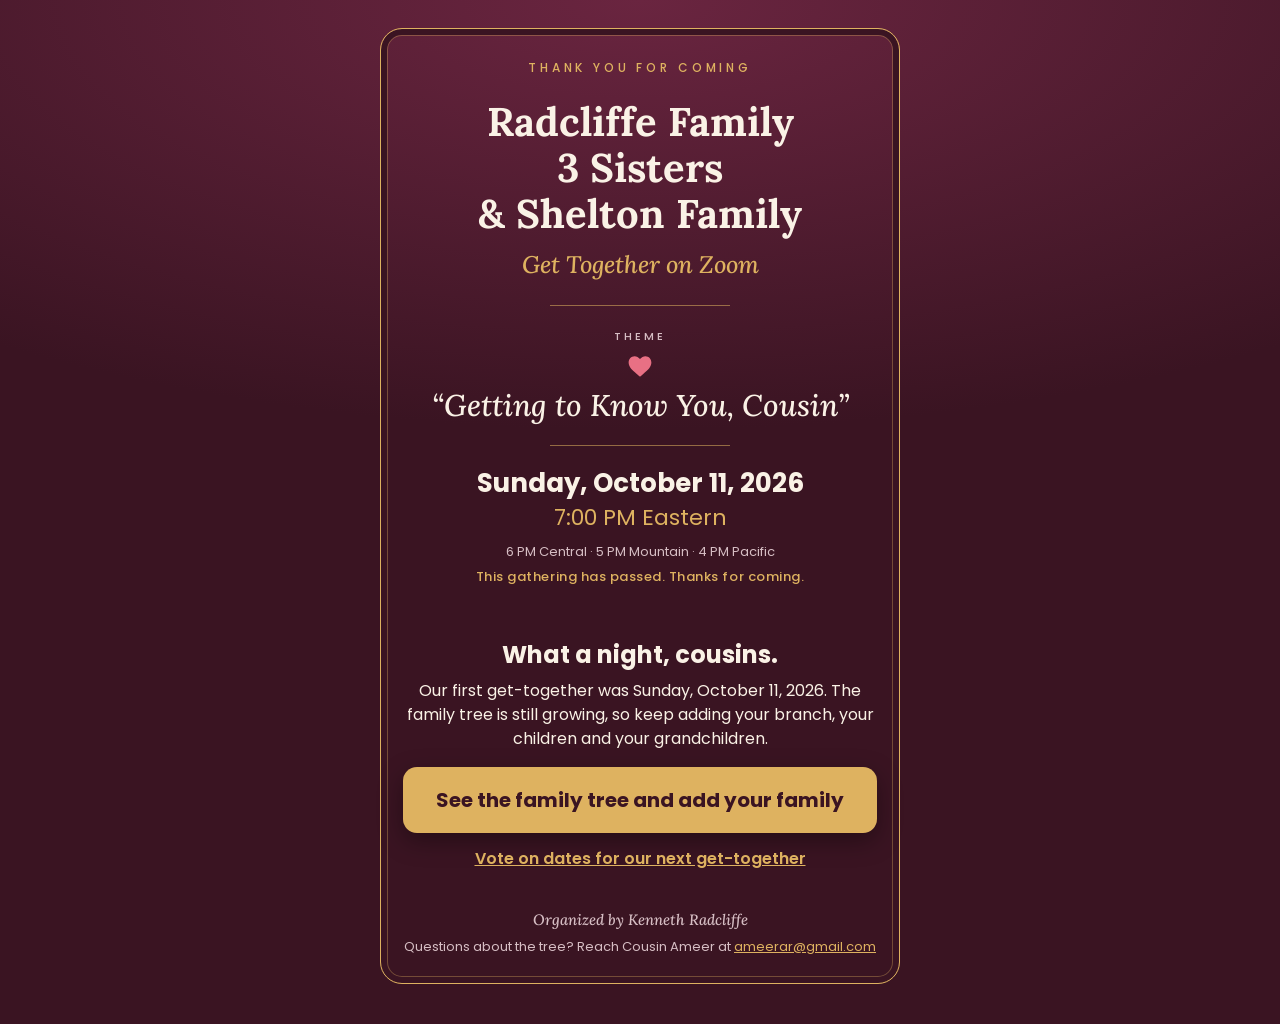
<file: index.html>
<!doctype html>
<html lang="en">
<head>
<meta charset="utf-8">
<meta name="viewport" content="width=device-width, initial-scale=1, viewport-fit=cover">
<title>Family Zoom Get Together · Sunday, October 11</title>
<meta name="description" content="Radcliffe Family, 3 Sisters and Shelton Family get together on Zoom. Sunday, October 11, 2026 at 7 PM Eastern. Theme: Getting to Know You, Cousin.">
<meta property="og:type" content="website">
<meta property="og:title" content="Family Get Together on Zoom · Sunday, October 11 at 7 PM ET">
<meta property="og:description" content="Radcliffe Family, 3 Sisters and Shelton Family. Theme: Getting to Know You, Cousin. Tap to join or add it to your calendar.">
<meta property="og:image" content="https://ameerar2322.github.io/family-zoom/preview.png">
<meta property="og:image:width" content="1200">
<meta property="og:image:height" content="630">
<meta property="og:url" content="https://ameerar2322.github.io/family-zoom/">
<meta name="twitter:card" content="summary_large_image">
<meta name="theme-color" content="#3a1422">
<link rel="icon" href="favicon.svg" type="image/svg+xml">
<link rel="preconnect" href="https://fonts.googleapis.com">
<link rel="preconnect" href="https://fonts.gstatic.com" crossorigin>
<link rel="stylesheet" href="https://fonts.googleapis.com/css2?family=Lora:ital,wght@0,500;0,700;1,500&family=Poppins:wght@400;500;700&display=swap">
<style>
  :root {
    color-scheme: dark;
    padding-top: env(safe-area-inset-top, 0px);
    padding-bottom: env(safe-area-inset-bottom, 0px);
    --plum: #3a1422;
    --plum-2: #5a1f36;
    --cream: #faf2e6;
    --card: #f6ecde;
    --ink: #3a1422;
    --ink-soft: #7a4a5c;
    --gold: #deb260;
    --gold-deep: #c99a44;
    --rose: #e87084;
    --muted: #d6bec4;
    --line: rgba(222, 178, 96, 0.55);
    --display: "Lora", Georgia, "Times New Roman", serif;
    --body: "Poppins", "Segoe UI", Helvetica, Arial, sans-serif;
  }
  * { box-sizing: border-box; }
  [hidden] { display: none !important; }
  html { background: #3a1422; }
  body {
    margin: 0;
    background: var(--plum);
    background-image: radial-gradient(120% 60% at 50% 0%, #6a2540 0%, var(--plum) 70%);
    color: var(--cream);
    font-family: var(--body);
    font-size: 16px;
    line-height: 1.5;
    padding-block: 28px 40px;
    padding-inline: 16px;
    min-height: 100%;
  }
  .invite {
    max-width: 520px;
    margin: 0 auto;
    border: 1.5px solid var(--gold);
    border-radius: 22px;
    padding: 30px 22px 26px;
    position: relative;
    display: grid;
    gap: 22px;
    box-shadow: inset 0 0 0 6px var(--plum), inset 0 0 0 7px rgba(222,178,96,0.35);
  }
  .eyebrow {
    margin: 0;
    text-align: center;
    color: var(--gold);
    font-size: 12px;
    font-weight: 500;
    letter-spacing: 0.32em;
    text-transform: uppercase;
  }
  .heading { text-align: center; display: grid; gap: 6px; }
  h1 {
    margin: 0;
    font-family: var(--display);
    font-weight: 700;
    font-size: clamp(28px, 8vw, 40px);
    line-height: 1.15;
    text-wrap: balance;
  }
  h1 span { display: block; white-space: nowrap; }
  .sub {
    margin: 4px 0 0;
    font-family: var(--display);
    font-style: italic;
    font-weight: 500;
    font-size: 24px;
    color: var(--gold);
  }
  .rule {
    height: 1px;
    width: 180px;
    margin: 0 auto;
    background: var(--line);
  }
  .theme { text-align: center; display: grid; gap: 8px; justify-items: center; }
  .label {
    margin: 0;
    color: var(--muted);
    font-size: 11px;
    font-weight: 500;
    letter-spacing: 0.28em;
    text-transform: uppercase;
  }
  .heart {
    width: 26px; height: 26px;
    display: block;
  }
  .theme-name {
    margin: 0;
    font-family: var(--display);
    font-style: italic;
    font-weight: 500;
    font-size: clamp(24px, 6.6vw, 30px);
    line-height: 1.2;
    text-wrap: balance;
  }
  .when { text-align: center; display: grid; gap: 2px; }
  .date { margin: 0; font-weight: 700; font-size: clamp(21px, 6vw, 26px); line-height: 1.2; white-space: nowrap; }
  .time { margin: 0; color: var(--gold); font-size: 22px; }
  .tz { margin: 6px 0 0; color: var(--muted); font-size: 13px; }
  .count { margin: 4px 0 0; color: var(--gold); font-size: 13px; font-weight: 500; letter-spacing: 0.04em; }

  .join {
    display: block;
    text-align: center;
    text-decoration: none;
    background: var(--gold);
    color: var(--ink);
    font-weight: 700;
    font-size: 20px;
    padding: 18px 20px;
    border-radius: 14px;
    box-shadow: 0 8px 24px rgba(0,0,0,0.35);
    transition: transform 120ms ease, background 120ms ease;
  }
  .join:hover { background: #ebc272; }
  .join:active { transform: translateY(1px); }
  .join:focus-visible { outline: 3px solid var(--cream); outline-offset: 3px; }
  .join-hint { margin: -12px 0 0; text-align: center; color: var(--muted); font-size: 13px; }

  .card {
    background: var(--card);
    color: var(--ink);
    border-radius: 18px;
    padding: 18px 18px 6px;
    display: grid;
  }
  .row {
    display: grid;
    grid-template-columns: 1fr auto;
    align-items: center;
    gap: 12px;
    padding: 12px 0;
    border-bottom: 1px solid rgba(58,20,34,0.12);
  }
  .row:last-child { border-bottom: 0; }
  .row .k {
    margin: 0;
    color: var(--ink-soft);
    font-size: 11px;
    font-weight: 500;
    letter-spacing: 0.22em;
    text-transform: uppercase;
  }
  .row .v {
    margin: 2px 0 0;
    font-weight: 700;
    font-size: clamp(20px, 5.6vw, 24px);
    line-height: 1.2;
    font-variant-numeric: tabular-nums;
    overflow-wrap: anywhere;
  }
  .row .v.small { font-size: 15px; font-weight: 500; }
  .row .note { margin: 2px 0 0; font-size: 13px; color: var(--ink-soft); }
  .row a { color: inherit; }
  .copy {
    font: inherit;
    font-size: 13px;
    font-weight: 500;
    color: var(--ink);
    background: transparent;
    border: 1.5px solid rgba(58,20,34,0.35);
    border-radius: 999px;
    padding: 7px 14px;
    cursor: pointer;
    min-width: 84px;
    transition: background 120ms ease, border-color 120ms ease;
  }
  .copy:hover { background: rgba(58,20,34,0.06); }
  .copy:focus-visible { outline: 3px solid var(--gold-deep); outline-offset: 2px; }
  .copy.done { background: var(--ink); color: var(--card); border-color: var(--ink); }

  .cal { display: grid; gap: 10px; text-align: center; }
  .cal-row { display: flex; flex-wrap: wrap; gap: 10px; justify-content: center; }
  .cal-row a {
    color: var(--cream);
    text-decoration: none;
    border: 1.5px solid var(--line);
    border-radius: 999px;
    padding: 9px 16px;
    font-size: 14px;
    font-weight: 500;
    transition: background 120ms ease;
  }
  .cal-row a:hover { background: rgba(222,178,96,0.12); }
  .cal-row a:focus-visible { outline: 3px solid var(--cream); outline-offset: 2px; }

  .foot { text-align: center; display: grid; gap: 6px; }
  .host {
    margin: 0;
    font-family: var(--display);
    font-style: italic;
    font-weight: 500;
    font-size: 21px;
    color: var(--gold);
  }
  .foot .help { font-size: 13px; }
  .foot .help a { color: var(--gold); }
  .foot p { margin: 0; color: var(--muted); font-size: 15px; text-wrap: balance; }

  @media (prefers-reduced-motion: no-preference) {
    .heart { animation: beat 2.4s ease-in-out infinite; transform-origin: 50% 55%; }
    @keyframes beat { 0%, 100% { transform: scale(1); } 12% { transform: scale(1.12); } 24% { transform: scale(1); } }
  }

  .rsvp { background: var(--card); color: var(--ink); border-radius: 18px; padding: 22px 18px; display: grid; gap: 14px; }
  .rsvp h2 { margin: 0; font-family: var(--display); font-size: 26px; text-align: center; }
  .rsvp .lede { margin: 0; text-align: center; color: var(--ink-soft); font-size: 14px; }
  .field { display: grid; gap: 5px; }
  .field label { font-size: 12px; font-weight: 500; letter-spacing: 0.14em; text-transform: uppercase; color: var(--ink-soft); }
  .field input, .field select { font: inherit; font-size: 17px; color: var(--ink); background: #fff; border: 1.5px solid rgba(58,20,34,0.25); border-radius: 10px; padding: 12px 12px; width: 100%; }
  .field input:focus, .field select:focus { outline: 3px solid var(--gold-deep); outline-offset: 1px; border-color: var(--ink); }
  .row2 { display: grid; grid-template-columns: 1fr 1fr; gap: 12px; }
  @media (max-width: 380px) { .row2 { grid-template-columns: 1fr; } }
  .submit { font: inherit; font-weight: 700; font-size: 19px; color: var(--cream); background: var(--ink); border: 0; border-radius: 12px; padding: 16px; cursor: pointer; }
  .submit:disabled { opacity: 0.6; cursor: default; }
  .submit:focus-visible { outline: 3px solid var(--gold-deep); outline-offset: 2px; }
  .err { margin: 0; color: #a3243b; font-size: 14px; text-align: center; }
  .already { margin: 0; text-align: center; font-size: 14px; }
  .already button { font: inherit; background: none; border: 0; color: var(--ink); text-decoration: underline; cursor: pointer; padding: 4px; }
  .thanks { text-align: center; display: grid; gap: 4px; }
  .thanks h2 { margin: 0; font-family: var(--display); font-size: 28px; color: var(--gold); }
  .thanks p { margin: 0; color: var(--muted); font-size: 15px; }
  .details { display: grid; gap: 22px; }
  .rsvp, #details { display: none !important; }
  .after { text-align: center; margin-top: 8px; }
  .after h2 { margin-bottom: 6px; }
  .after p { margin: 0 auto 16px; max-width: 30em; }
</style>
</head>
<body>

<main>
  <article class="invite">
    <p class="eyebrow">Thank you for coming</p>

    <header class="heading">
      <h1><span>Radcliffe Family</span><span>3 Sisters</span><span>&amp; Shelton Family</span></h1>
      <p class="sub">Get Together on Zoom</p>
    </header>

    <div class="rule"></div>

    <section class="theme" aria-label="Theme">
      <p class="label">Theme</p>
      <svg class="heart" viewBox="0 0 32 32" aria-hidden="true"><path fill="#e87084" d="M16 29s-1.7-1.3-4.3-3.6C6.4 20.9 2 17 2 11.6 2 7.4 5.2 4 9.3 4c2.6 0 4.9 1.3 6.7 3.5C17.8 5.3 20.1 4 22.7 4 26.8 4 30 7.4 30 11.6c0 5.4-4.4 9.3-9.7 13.8C17.7 27.7 16 29 16 29z"/></svg>
      <p class="theme-name">&ldquo;Getting to Know You, Cousin&rdquo;</p>
    </section>

    <div class="rule"></div>

    <section class="when" aria-label="Date and time">
      <p class="date">Sunday, October 11, 2026</p>
      <p class="time">7:00 PM Eastern</p>
      <p class="tz">6 PM Central &middot; 5 PM Mountain &middot; 4 PM Pacific</p>
      <p class="count" id="count"></p>
    </section>

    <section class="after" aria-label="After the reunion">
      <h2>What a night, cousins.</h2>
      <p>Our first get-together was Sunday, October 11, 2026. The family tree is still growing, so keep adding your branch, your children and your grandchildren.</p>
      <a class="join" href="tree/">See the family tree and add your family</a>
      <p style="margin-top:14px"><a href="next/" style="color:var(--gold, #deb260);font-weight:600">Vote on dates for our next get-together</a></p>
    </section>

    <form class="rsvp" id="rsvp" novalidate>
      <h2>RSVP</h2>
      <p class="lede">Let us know you&rsquo;re coming and Cousin Ameer will email you the Zoom link and calendar details.</p>
      <div class="field"><label for="name">Your name</label><input id="name" name="name" autocomplete="name" required></div>
      <div class="field"><label for="email">Email</label><input id="email" name="email" type="email" autocomplete="email" inputmode="email" required></div>
      <div class="row2">
        <div class="field"><label for="family">Family</label>
          <select id="family" name="family"><option>Radcliffe</option><option>3 Sisters</option><option>Shelton</option><option>Other / not sure</option></select></div>
        <div class="field"><label for="count">How many</label>
          <select id="count" name="count"><option>1</option><option>2</option><option>3</option><option>4</option><option>5+</option></select></div>
      </div>
      <button class="submit" id="submit" type="submit">I&rsquo;ll be there</button>
      <p class="err" id="err" hidden></p>
      <p class="already"><button type="button" id="skip">Already RSVP&rsquo;d? Show the join details</button></p>
    </form>

    <div class="details" id="details" hidden>
      <div class="thanks" id="thanks" hidden>
        <h2 id="thanks-h">You&rsquo;re on the list!</h2>
        <p>We also emailed you the link. Save the date below.</p>
      </div>
    <a class="join" id="join" href="https://us05web.zoom.us/j/83326772769?pwd=gyb8tPkRsv896rt2ed7EJ3ofiTHAfH.1">Join the Zoom Meeting</a>
    <p class="join-hint">Opens the Zoom app if you have it, or Zoom in your browser.</p>

    <section class="card" aria-label="Meeting details">
      <div class="row">
        <div>
          <p class="k">Meeting ID</p>
          <p class="v" id="mid" style="white-space:nowrap">833 2677 2769</p>
        </div>
        <button class="copy" type="button" data-copy="83326772769" data-target="mid">Copy</button>
      </div>
      <div class="row">
        <div>
          <p class="k">Passcode</p>
          <p class="v" id="pw">X2e2qN</p>
        </div>
        <button class="copy" type="button" data-copy="X2e2qN" data-target="pw">Copy</button>
      </div>
      <div class="row">
        <div>
          <p class="k">Join link</p>
          <p class="v small" id="lnk">https://us05web.zoom.us/j/83326772769?pwd=gyb8tPkRsv896rt2ed7EJ3ofiTHAfH.1</p>
        </div>
        <button class="copy" type="button" data-copy="https://us05web.zoom.us/j/83326772769?pwd=gyb8tPkRsv896rt2ed7EJ3ofiTHAfH.1" data-target="lnk">Copy</button>
      </div>
      <div class="row">
        <div>
          <p class="k">No video? Call in</p>
          <p class="v small" id="dial"><a href="tel:+19292056099,,83326772769#,,,,*767433#">+1 929 205 6099</a></p>
          <p class="note">Enter meeting ID 833 2677 2769, then phone passcode 767433</p>
        </div>
        <button class="copy" type="button" data-copy="+1 929 205 6099" data-target="dial">Copy</button>
      </div>
    </section>

    <section class="cal" aria-label="Add to calendar">
      <p class="label">Add to your calendar</p>
      <div class="cal-row">
        <a id="gcal" href="https://calendar.google.com/calendar/render?action=TEMPLATE">Google Calendar</a>
        <a id="ocal" href="https://outlook.live.com/calendar/0/deeplink/compose">Outlook</a>
        <a href="invite.ics" download="Family-Zoom-Oct-11.ics">Apple Calendar (.ics)</a>
      </div>
    </section>

    </div>

    <footer class="foot">
      <p class="host">Organized by Kenneth Radcliffe</p>
      <p class="help">Questions about the tree? Reach Cousin Ameer at <a href="mailto:ameerar@gmail.com">ameerar@gmail.com</a></p>
    </footer>
  </article>
</main>

<script>
(function () {
  var title = "Radcliffe Family, 3 Sisters & Shelton Family Get Together (Zoom)";
  var link = "https://us05web.zoom.us/j/83326772769?pwd=gyb8tPkRsv896rt2ed7EJ3ofiTHAfH.1";
  var details = "Theme: \"Getting to Know You, Cousin\"\nOrganized by Kenneth Radcliffe\n\nJoin Zoom: " + link +
    "\nMeeting ID: 833 2677 2769\nPasscode: X2e2qN\nDial-in: +1 929 205 6099 (phone passcode 767433)";

  // Google Calendar
  var g = "https://calendar.google.com/calendar/render?action=TEMPLATE" +
    "&text=" + encodeURIComponent(title) +
    "&dates=20261011T230000Z/20261012T003000Z" +
    "&details=" + encodeURIComponent(details) +
    "&location=" + encodeURIComponent(link);
  document.getElementById("gcal").href = g;

  // Outlook (personal or Microsoft 365 both accept this compose deeplink)
  var o = "https://outlook.live.com/calendar/0/deeplink/compose?path=%2Fcalendar%2Faction%2Fcompose&rru=addevent" +
    "&subject=" + encodeURIComponent(title) +
    "&startdt=2026-10-11T23:00:00Z&enddt=2026-10-12T00:30:00Z" +
    "&body=" + encodeURIComponent(details) +
    "&location=" + encodeURIComponent(link);
  document.getElementById("ocal").href = o;

  // Countdown line
  var count = document.getElementById("count");
  var start = new Date("2026-10-11T23:00:00Z");
  var end = new Date("2026-10-12T00:30:00Z");
  var now = new Date();
  if (now >= start && now <= end) {
    count.textContent = "Happening now. Come on in.";
  } else if (now < start) {
    var days = Math.ceil((start - now) / 86400000);
    count.textContent = days === 1 ? "Tomorrow" : days === 0 ? "Tonight" : "In " + days + " days";
  } else {
    count.textContent = "This gathering has passed. Thanks for coming.";
  }

  // Copy buttons with a selection fallback
  function selectText(el) {
    try {
      var range = document.createRange();
      range.selectNodeContents(el);
      var sel = window.getSelection();
      sel.removeAllRanges();
      sel.addRange(range);
    } catch (e) {}
  }
  Array.prototype.forEach.call(document.querySelectorAll(".copy"), function (btn) {
    btn.addEventListener("click", function () {
      var text = btn.getAttribute("data-copy");
      var target = document.getElementById(btn.getAttribute("data-target"));
      var done = function () {
        btn.textContent = "Copied";
        btn.classList.add("done");
        setTimeout(function () { btn.textContent = "Copy"; btn.classList.remove("done"); }, 1600);
      };
      var fail = function () {
        selectText(target);
        btn.textContent = "Selected";
        setTimeout(function () { btn.textContent = "Copy"; }, 1600);
      };
      if (navigator.clipboard && navigator.clipboard.writeText) {
        navigator.clipboard.writeText(text).then(done, fail);
      } else {
        fail();
      }
    });
  });
  // RSVP
  var ENDPOINT = "https://formsubmit.co/ajax/ameer@simplicityitinc.com";
  var form = document.getElementById("rsvp"), details = document.getElementById("details");
  var err = document.getElementById("err"), btn = document.getElementById("submit");
  function reveal(thanks, name) {
    form.hidden = true; details.hidden = false;
    if (thanks) { document.getElementById("thanks").hidden = false;
      if (name) document.getElementById("thanks-h").textContent = "You\u2019re on the list, " + name.split(" ")[0] + "!"; }
    try { localStorage.setItem("fz-rsvp", "1"); } catch (e) {}
    details.scrollIntoView({ behavior: "smooth", block: "start" });
  }
  try { if (localStorage.getItem("fz-rsvp") === "1") { form.hidden = true; details.hidden = false; } } catch (e) {}
  document.getElementById("skip").addEventListener("click", function () { reveal(false); });
  form.addEventListener("submit", function (ev) {
    ev.preventDefault(); err.hidden = true;
    var name = form.name.value.trim(), email = form.email.value.trim();
    if (!name) { err.textContent = "Please add your name."; err.hidden = false; return; }
    if (!/^[^@\s]+@[^@\s]+\.[^@\s]+$/.test(email)) { err.textContent = "Please check your email address."; err.hidden = false; return; }
    btn.disabled = true; btn.textContent = "Sending\u2026";
    fetch(ENDPOINT, { method: "POST", headers: { "Content-Type": "application/json", "Accept": "application/json" },
      body: JSON.stringify({
        name: name, email: email, family: form.family.value, joining: form.count.value,
        _replyto: email, _subject: "RSVP: " + name + " (" + form.family.value + ", " + form.count.value + ")",
        _template: "table", _captcha: "false", _cc: "ameerar@gmail.com",
        _autoresponse: "Hi " + name.split(" ")[0] + ", thanks for your RSVP!\n\nRadcliffe Family, 3 Sisters & Shelton Family Get Together on Zoom\nTheme: Getting to Know You, Cousin\nSunday, October 11, 2026 at 7:00 PM Eastern (6 PM Central, 5 PM Mountain, 4 PM Pacific)\n\nJoin Zoom: https://us05web.zoom.us/j/83326772769?pwd=gyb8tPkRsv896rt2ed7EJ3ofiTHAfH.1\nMeeting ID: 833 2677 2769\nPasscode: X2e2qN\nNo video? Call +1 929 205 6099, meeting ID 833 2677 2769, phone passcode 767433\n\nAdd it to your calendar and find all the details here: https://ameerar2322.github.io/family-zoom/\n\nSee you there!\nKenneth Radcliffe\n\nTrouble joining? Call or text Cousin Ameer at (917) 807-9107, or email ameer@simplicityitinc.com"
      })
    }).then(function (r) { if (!r.ok) throw 0; return r.json(); })
      .then(function (j) { if (j && (j.success === false || j.success === "false")) throw 0; reveal(true, name); })
      .catch(function () {
        // Still let them in, and let them send the RSVP from their own email.
        reveal(true, name);
        var body = "Name: " + name + "\nEmail: " + email + "\nFamily: " + form.family.value + "\nJoining: " + form.count.value;
        location.href = "mailto:ameer@simplicityitinc.com?subject=" + encodeURIComponent("RSVP: " + name + " (" + form.family.value + ", " + form.count.value + ")") + "&body=" + encodeURIComponent(body);
      });
  });
})();
</script>

</body>
</html>
</file>
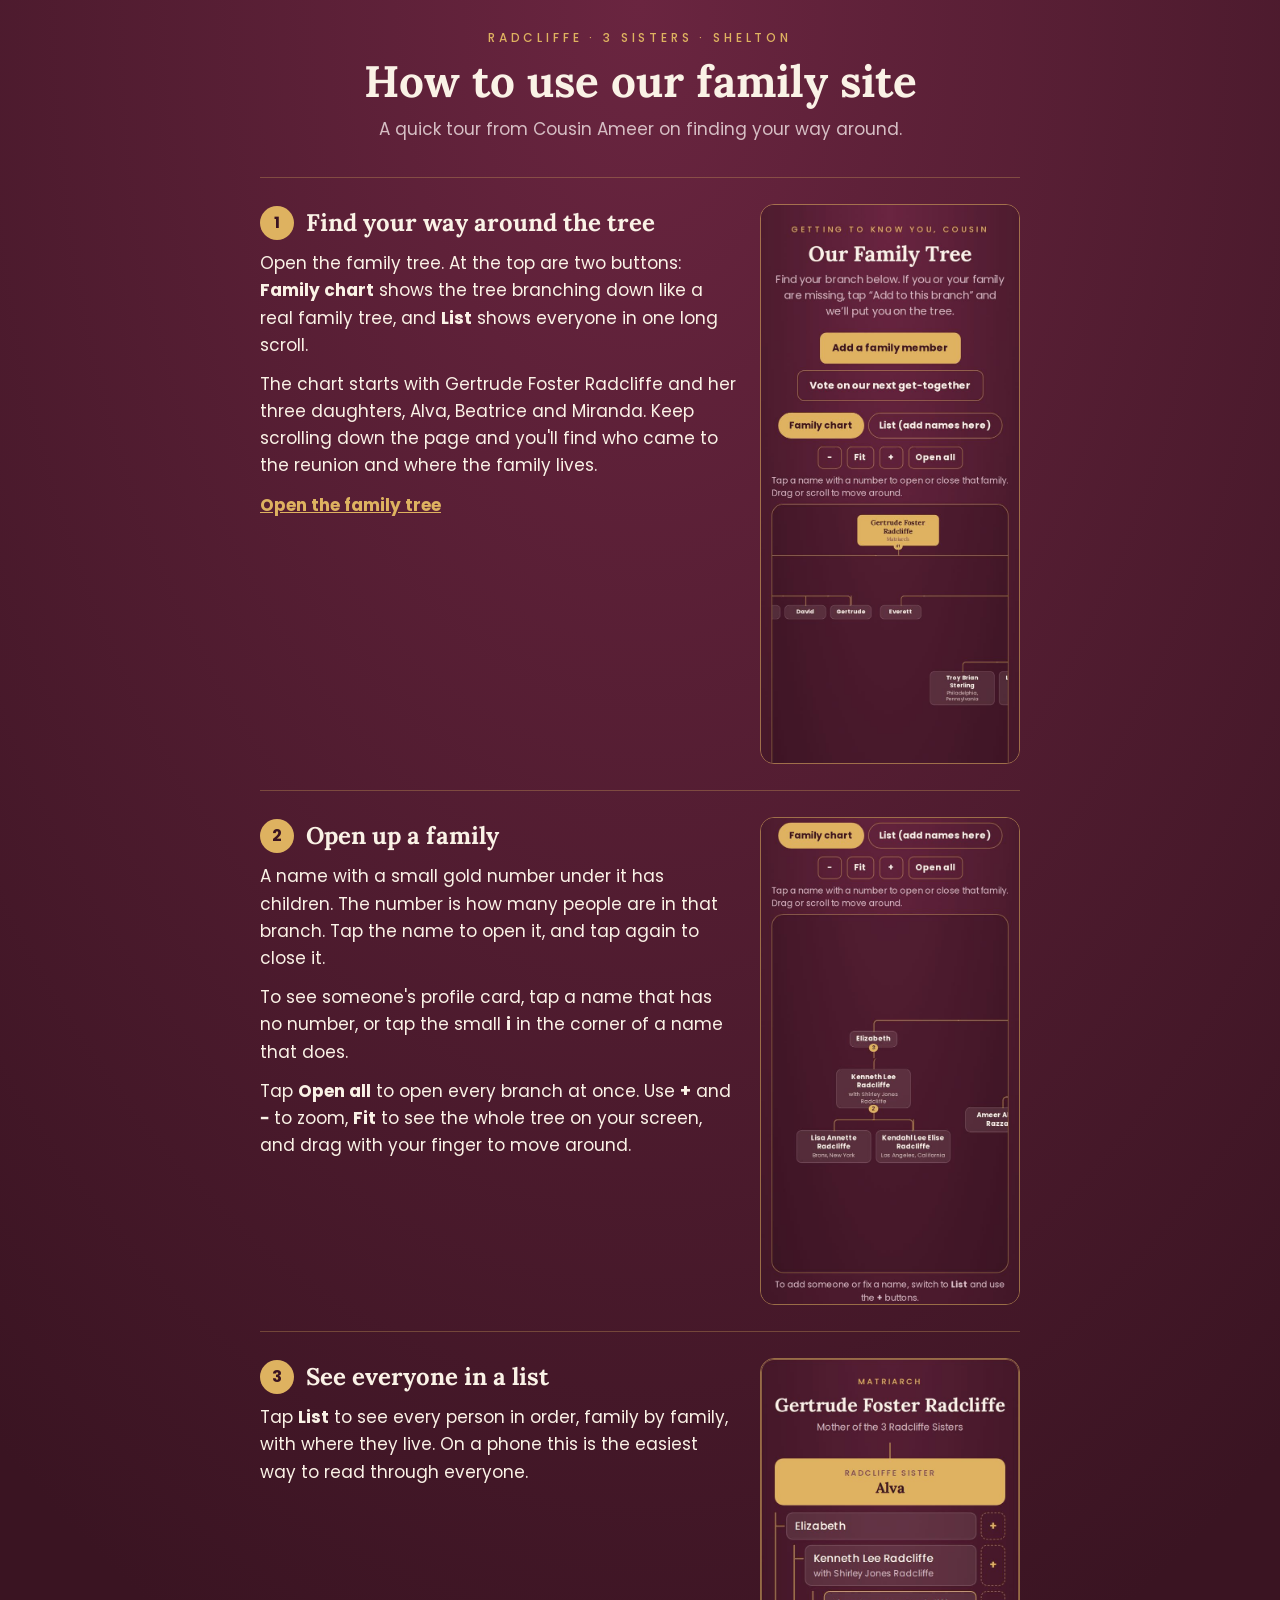
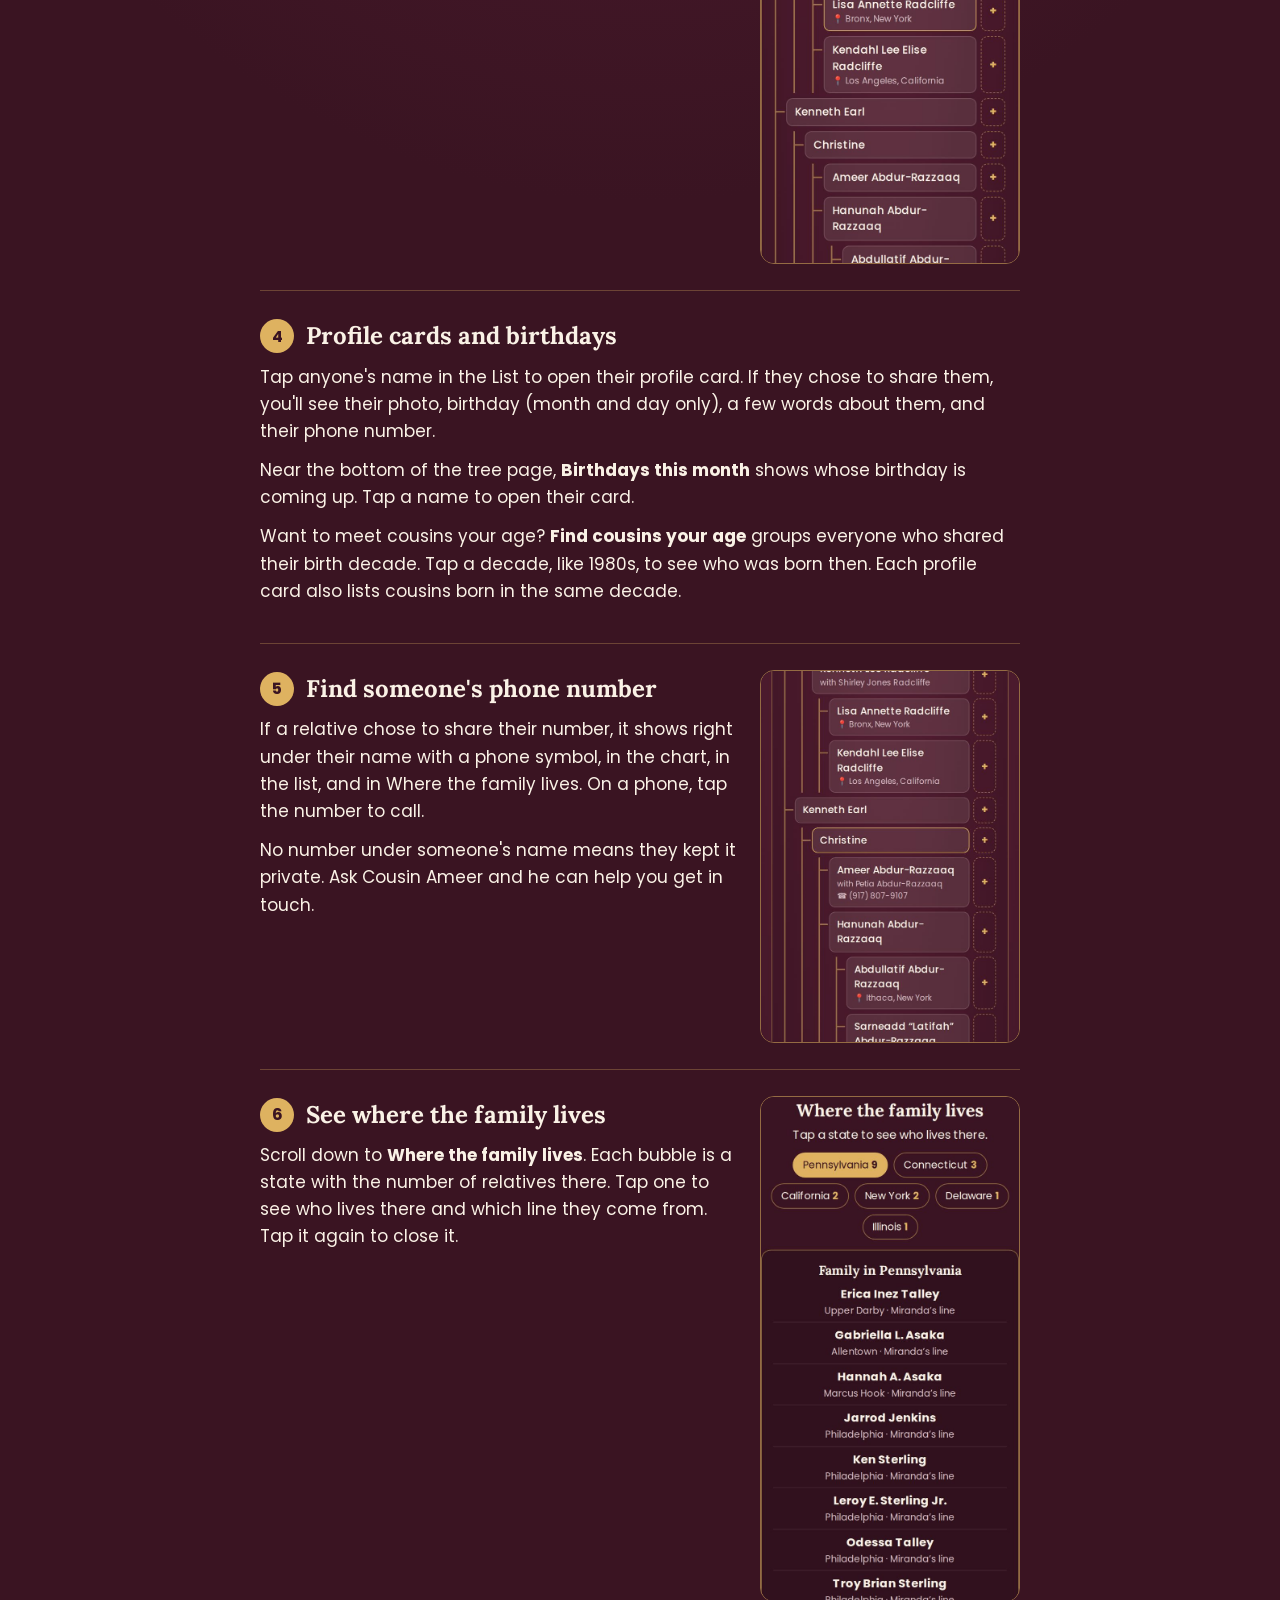
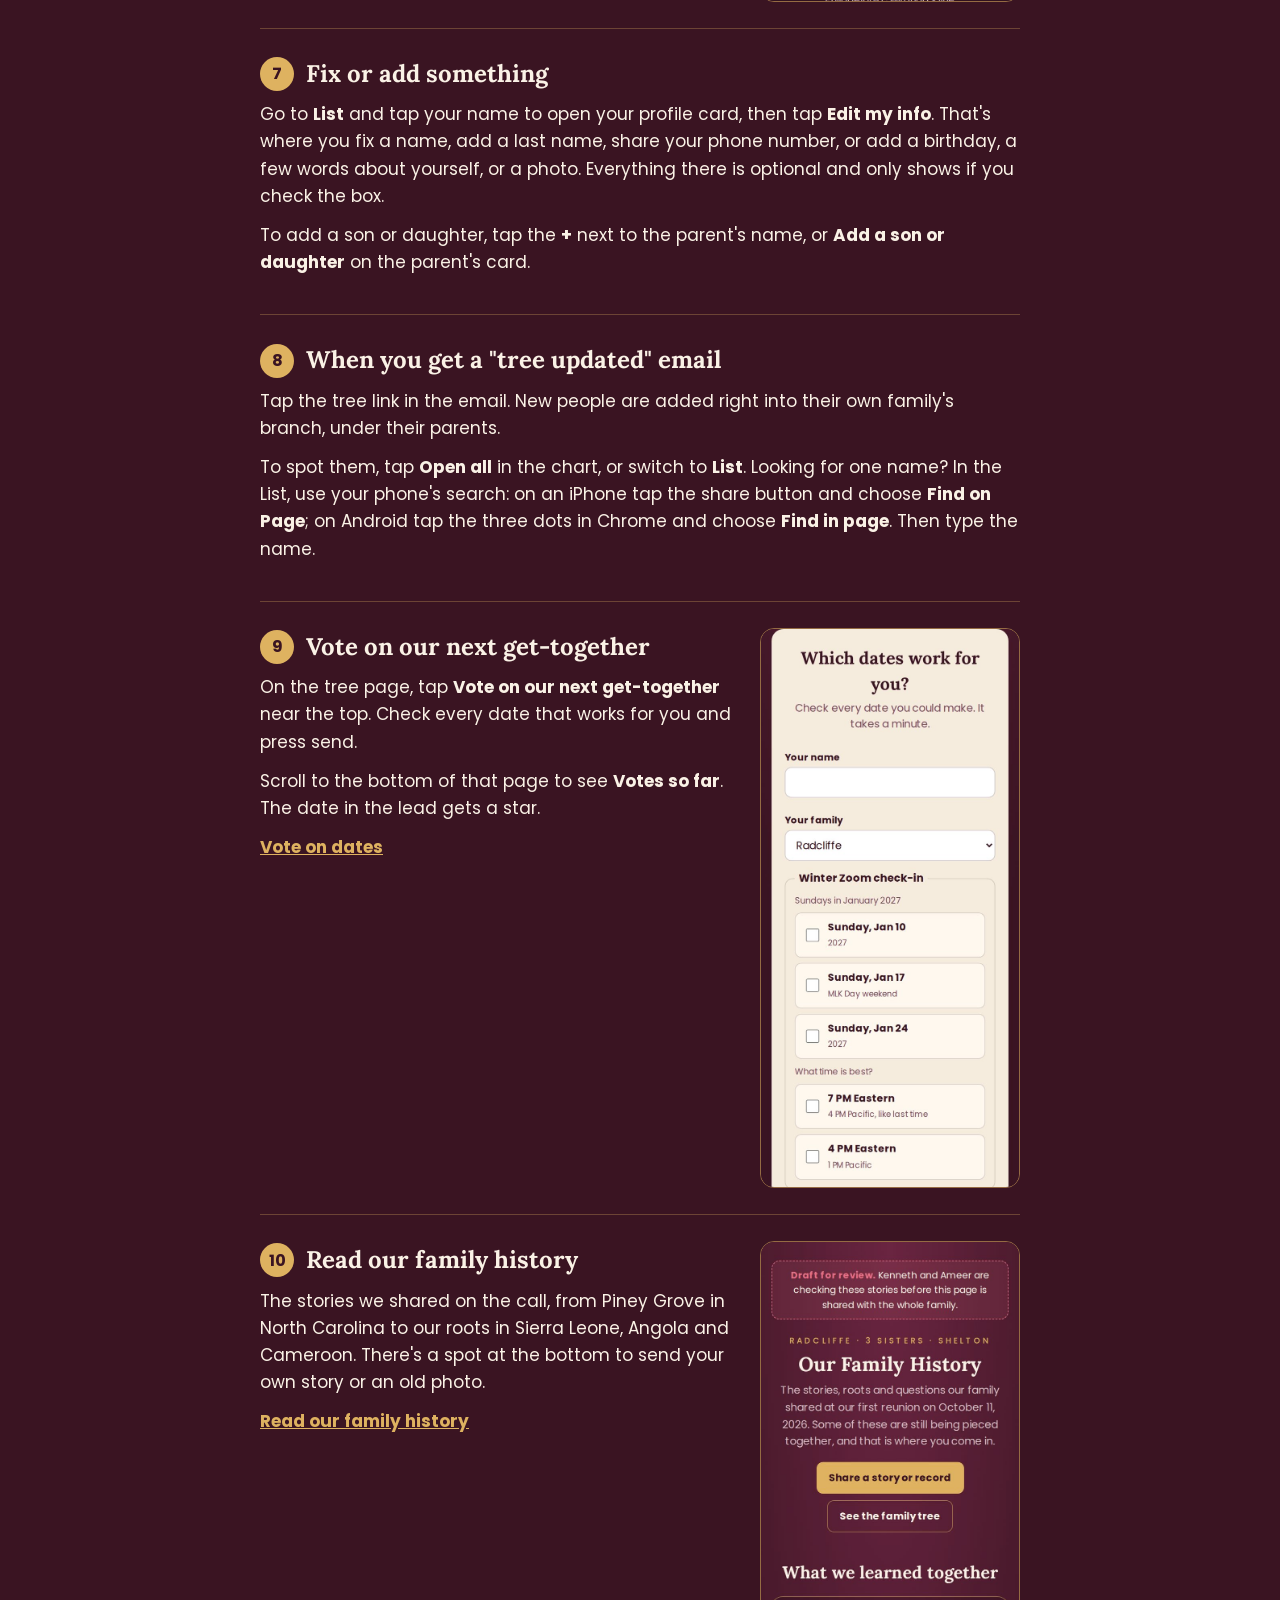
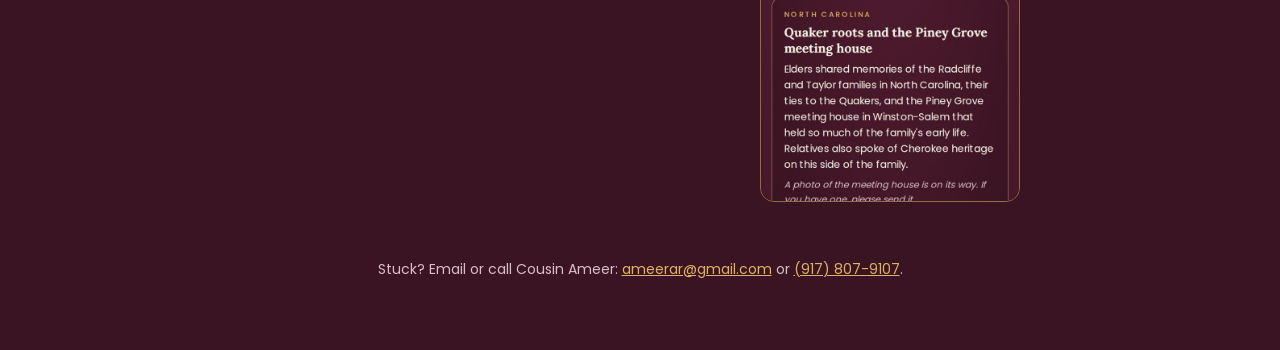
<file: guide/index.html>
<!doctype html>
<html lang="en">
<head>
<meta charset="utf-8">
<meta name="viewport" content="width=device-width, initial-scale=1">
<meta name="robots" content="noindex">
<title>How to Use Our Family Site · Radcliffe, 3 Sisters &amp; Shelton</title>
<meta property="og:title" content="How to use our family site, a quick walkthrough from Cousin Ameer">
<meta property="og:description" content="A short tour of the family tree: opening branches, profile cards and birthdays, finding phone numbers, where everyone lives and voting on dates.">
<meta property="og:image" content="https://ameerar2322.github.io/family-zoom/preview.png">
<link rel="icon" href="../favicon.svg" type="image/svg+xml">
<link rel="preconnect" href="https://fonts.googleapis.com">
<link rel="preconnect" href="https://fonts.gstatic.com" crossorigin>
<link rel="stylesheet" href="https://fonts.googleapis.com/css2?family=Lora:ital,wght@0,500;0,700;1,500&family=Poppins:wght@400;500;700&display=swap">
<style>
  :root {
    color-scheme: dark;
    --plum: #3a1422; --cream: #faf2e6; --ink: #3a1422; --gold: #deb260; --rose: #e87084; --muted: #d6bec4; --line: rgba(222,178,96,0.55);
    --display: "Lora", Georgia, serif; --body: "Poppins", "Segoe UI", Helvetica, Arial, sans-serif;
  }
  * { box-sizing: border-box; }
  [hidden] { display: none !important; }
  html { background: var(--plum); }
  body { margin: 0; background: var(--plum); background-image: radial-gradient(120% 50% at 50% 0%, #6a2540 0%, var(--plum) 70%); color: var(--cream); font-family: var(--body); font-size: 17px; line-height: 1.6; padding: 28px 16px 56px; }
  .wrap { max-width: 760px; margin: 0 auto; }
  header { text-align: center; }
  .eyebrow { margin: 0; color: var(--gold); font-size: 12px; font-weight: 500; letter-spacing: 0.32em; text-transform: uppercase; }
  h1 { font-family: var(--display); font-weight: 700; font-size: clamp(30px, 6vw, 44px); line-height: 1.1; margin: 10px 0 0; text-wrap: balance; }
  .sub { margin: 10px auto 0; max-width: 32em; color: var(--muted); }
  .btn { font: inherit; font-weight: 700; font-size: 15px; border-radius: 10px; padding: 10px 16px; text-decoration: none; display: inline-block; background: var(--gold); color: var(--ink); }
  .btn:focus-visible { outline: 3px solid var(--cream); outline-offset: 2px; }
  ol.steps { list-style: none; padding: 0; margin: 34px 0 0; counter-reset: s; }
  .step { counter-increment: s; display: grid; grid-template-columns: 1fr 260px; gap: 22px; align-items: start; padding: 26px 0; border-top: 1px solid rgba(222,178,96,0.3); }
  .step h2 { font-family: var(--display); font-size: 24px; margin: 0 0 8px; display: flex; gap: 12px; align-items: center; }
  .step h2::before { content: counter(s); flex: none; width: 34px; height: 34px; border-radius: 50%; background: var(--gold); color: var(--ink); font-family: var(--body); font-size: 16px; display: grid; place-items: center; }
  .step p { margin: 0 0 12px; }
  .step.noimg { grid-template-columns: 1fr; }
  .step img { width: 100%; border-radius: 14px; border: 1.5px solid var(--line); display: block; }
  .step a.go { color: var(--gold); font-weight: 700; }
  .private { background: rgba(232,112,132,0.14); border-left: 4px solid var(--rose); padding: 8px 12px; border-radius: 6px; }
  footer { text-align: center; color: var(--muted); font-size: 14px; margin-top: 30px; }
  footer a { color: var(--gold); }
  @media (max-width: 640px) { .step { grid-template-columns: 1fr; } .step img { max-width: 320px; margin: 0 auto; } }
</style>
</head>
<body>
<div class="wrap">
  <header>
    <p class="eyebrow">Radcliffe · 3 Sisters · Shelton</p>
    <h1>How to use our family site</h1>
    <p class="sub">A quick tour from Cousin Ameer on finding your way around.</p>
  </header>

  <ol class="steps">
    <li class="step">
      <div>
        <h2>Find your way around the tree</h2>
        <p>Open the family tree. At the top are two buttons: <b>Family chart</b> shows the tree branching down like a real family tree, and <b>List</b> shows everyone in one long scroll.</p>
        <p>The chart starts with Gertrude Foster Radcliffe and her three daughters, Alva, Beatrice and Miranda. Keep scrolling down the page and you'll find who came to the reunion and where the family lives.</p>
        <p><a class="go" href="../tree/">Open the family tree</a></p>
      </div>
      <img src="img/1-chart.jpg" alt="Top of the family tree page with the Family chart and List buttons" loading="lazy">
    </li>
    <li class="step">
      <div>
        <h2>Open up a family</h2>
        <p>A name with a small gold number under it has children. The number is how many people are in that branch. Tap the name to open it, and tap again to close it.</p>
        <p>To see someone's profile card, tap a name that has no number, or tap the small <b>i</b> in the corner of a name that does.</p>
        <p>Tap <b>Open all</b> to open every branch at once. Use <b>+</b> and <b>&minus;</b> to zoom, <b>Fit</b> to see the whole tree on your screen, and drag with your finger to move around.</p>
      </div>
      <img src="img/2-openall.jpg" alt="Family chart zoomed in, with gold numbers under names that have children" loading="lazy">
    </li>
    <li class="step">
      <div>
        <h2>See everyone in a list</h2>
        <p>Tap <b>List</b> to see every person in order, family by family, with where they live. On a phone this is the easiest way to read through everyone.</p>
      </div>
      <img src="img/3-list.jpg" alt="List view showing names, families and cities" loading="lazy">
    </li>
    <li class="step noimg">
      <div>
        <h2>Profile cards and birthdays</h2>
        <p>Tap anyone's name in the List to open their profile card. If they chose to share them, you'll see their photo, birthday (month and day only), a few words about them, and their phone number.</p>
        <p>Near the bottom of the tree page, <b>Birthdays this month</b> shows whose birthday is coming up. Tap a name to open their card.</p>
        <p>Want to meet cousins your age? <b>Find cousins your age</b> groups everyone who shared their birth decade. Tap a decade, like 1980s, to see who was born then. Each profile card also lists cousins born in the same decade.</p>
      </div>
    </li>
    <li class="step">
      <div>
        <h2>Find someone's phone number</h2>
        <p>If a relative chose to share their number, it shows right under their name with a phone symbol, in the chart, in the list, and in Where the family lives. On a phone, tap the number to call.</p>
        <p>No number under someone's name means they kept it private. Ask Cousin Ameer and he can help you get in touch.</p>
      </div>
      <img src="img/3-phone.jpg" alt="List view with a phone number under a name" loading="lazy">
    </li>
    <li class="step">
      <div>
        <h2>See where the family lives</h2>
        <p>Scroll down to <b>Where the family lives</b>. Each bubble is a state with the number of relatives there. Tap one to see who lives there and which line they come from. Tap it again to close it.</p>
      </div>
      <img src="img/4-places.jpg" alt="Where the family lives, with Pennsylvania open" loading="lazy">
    </li>
    <li class="step noimg">
      <div>
        <h2>Fix or add something</h2>
        <p>Go to <b>List</b> and tap your name to open your profile card, then tap <b>Edit my info</b>. That's where you fix a name, add a last name, share your phone number, or add a birthday, a few words about yourself, or a photo. Everything there is optional and only shows if you check the box.</p>
        <p>To add a son or daughter, tap the <b>+</b> next to the parent's name, or <b>Add a son or daughter</b> on the parent's card.</p>
      </div>
    </li>
    <li class="step noimg">
      <div>
        <h2>When you get a "tree updated" email</h2>
        <p>Tap the tree link in the email. New people are added right into their own family's branch, under their parents.</p>
        <p>To spot them, tap <b>Open all</b> in the chart, or switch to <b>List</b>. Looking for one name? In the List, use your phone's search: on an iPhone tap the share button and choose <b>Find on Page</b>; on Android tap the three dots in Chrome and choose <b>Find in page</b>. Then type the name.</p>
      </div>
    </li>
    <li class="step">
      <div>
        <h2>Vote on our next get-together</h2>
        <p>On the tree page, tap <b>Vote on our next get-together</b> near the top. Check every date that works for you and press send.</p>
        <p>Scroll to the bottom of that page to see <b>Votes so far</b>. The date in the lead gets a star.</p>
        <p><a class="go" href="../next/">Vote on dates</a></p>
      </div>
      <img src="img/6-vote.jpg" alt="The date voting page with checkboxes for each date" loading="lazy">
    </li>
    <li class="step">
      <div>
        <h2>Read our family history</h2>
        <p>The stories we shared on the call, from Piney Grove in North Carolina to our roots in Sierra Leone, Angola and Cameroon. There's a spot at the bottom to send your own story or an old photo.</p>
        <p><a class="go" href="../history/">Read our family history</a></p>
      </div>
      <img src="img/7-history.jpg" alt="Our Family History page" loading="lazy">
    </li>
  </ol>

  <footer>
    <p>Stuck? Email or call Cousin Ameer: <a href="mailto:ameerar@gmail.com">ameerar@gmail.com</a> or <a href="tel:+19178079107">(917) 807-9107</a>.</p>
  </footer>
</div>
</body>
</html>
</file>
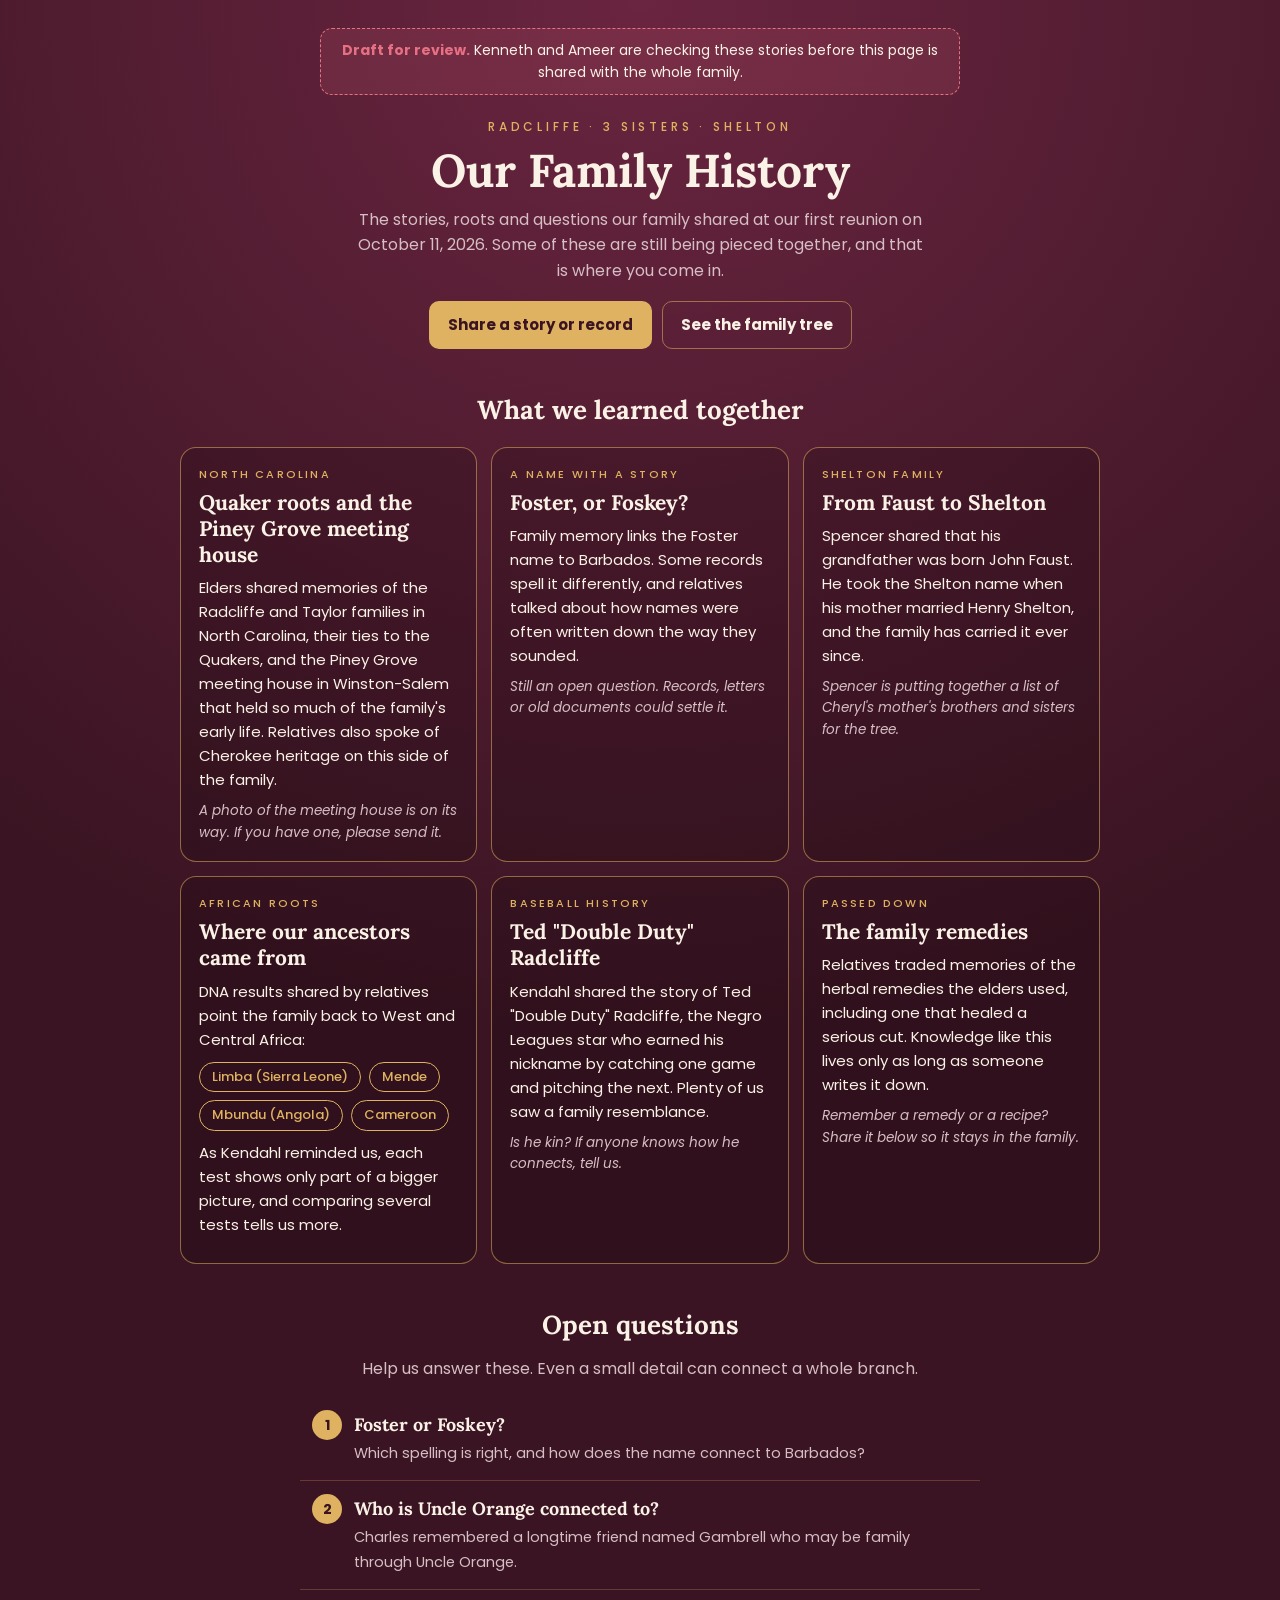
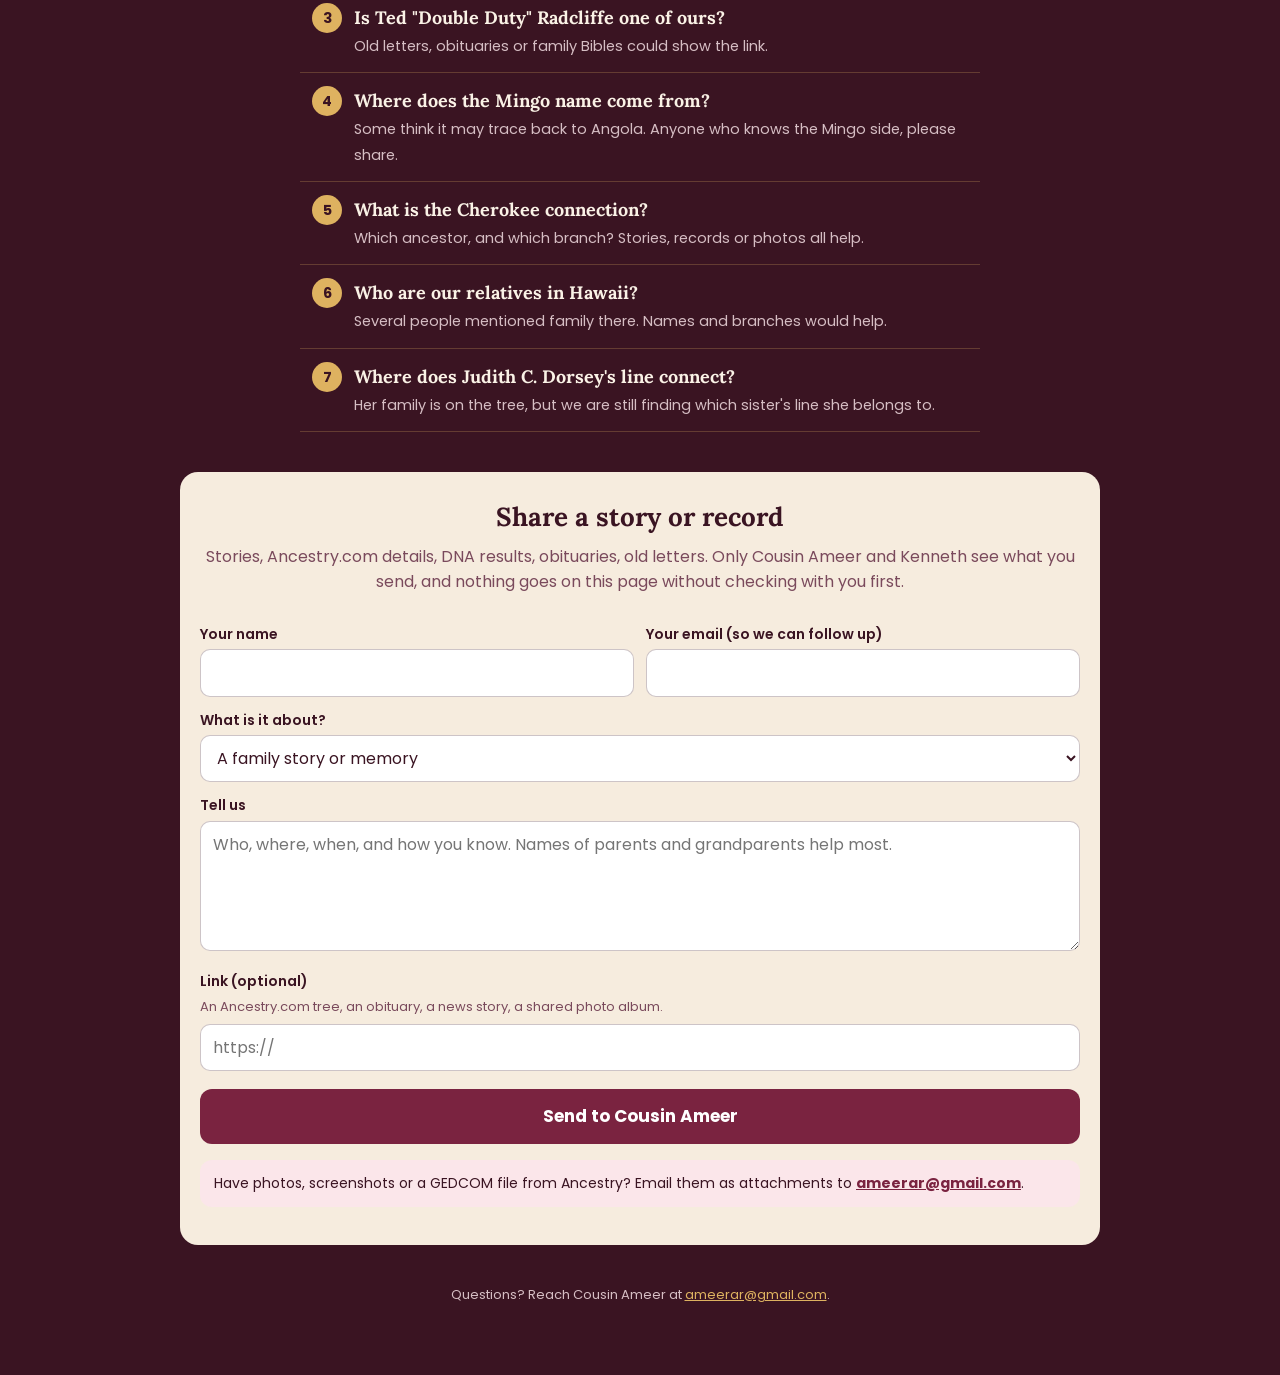
<file: history/index.html>
<!doctype html>
<html lang="en">
<head>
<meta charset="utf-8">
<meta name="viewport" content="width=device-width, initial-scale=1">
<meta name="robots" content="noindex">
<title>Our Family History · Radcliffe, 3 Sisters &amp; Shelton</title>
<meta property="og:title" content="Our Family History · Radcliffe, 3 Sisters & Shelton">
<meta property="og:description" content="The stories, roots and open questions our family shared at our first reunion.">
<meta property="og:image" content="https://ameerar2322.github.io/family-zoom/preview.png">
<link rel="icon" href="../favicon.svg" type="image/svg+xml">
<link rel="preconnect" href="https://fonts.googleapis.com">
<link rel="preconnect" href="https://fonts.gstatic.com" crossorigin>
<link rel="stylesheet" href="https://fonts.googleapis.com/css2?family=Lora:ital,wght@0,500;0,700;1,500&family=Poppins:wght@400;500;700&display=swap">
<style>
  :root {
    color-scheme: dark;
    --plum: #3a1422; --cream: #faf2e6; --card: #f6ecde; --ink: #3a1422; --ink-soft: #7a4a5c;
    --gold: #deb260; --rose: #e87084; --muted: #d6bec4; --line: rgba(222,178,96,0.55);
    --display: "Lora", Georgia, serif; --body: "Poppins", "Segoe UI", Helvetica, Arial, sans-serif;
  }
  * { box-sizing: border-box; }
  [hidden] { display: none !important; }
  html { background: var(--plum); }
  body { margin: 0; background: var(--plum); background-image: radial-gradient(120% 50% at 50% 0%, #6a2540 0%, var(--plum) 70%); color: var(--cream); font-family: var(--body); font-size: 16px; line-height: 1.6; padding: 28px 16px 56px; }
  .wrap { max-width: 920px; margin: 0 auto; }
  header { text-align: center; }
  .draft { max-width: 640px; margin: 0 auto 22px; border: 1.5px dashed var(--rose); border-radius: 12px; padding: 10px 14px; font-size: 14px; color: var(--cream); background: rgba(232,112,132,0.12); text-align: center; }
  .draft b { color: var(--rose); }
  .eyebrow { margin: 0; color: var(--gold); font-size: 12px; font-weight: 500; letter-spacing: 0.32em; text-transform: uppercase; }
  h1 { font-family: var(--display); font-weight: 700; font-size: clamp(30px, 6vw, 46px); line-height: 1.1; margin: 10px 0 0; text-wrap: balance; }
  h2 { font-family: var(--display); font-weight: 700; font-size: 26px; margin: 0 0 6px; text-align: center; }
  .sub { margin: 10px auto 0; max-width: 36em; color: var(--muted); }
  .actions { display: flex; flex-wrap: wrap; gap: 10px; justify-content: center; margin-top: 18px; }
  .btn { font: inherit; font-weight: 700; font-size: 15px; border-radius: 10px; padding: 11px 18px; cursor: pointer; text-decoration: none; border: 1.5px solid transparent; display: inline-block; }
  .btn-gold { background: var(--gold); color: var(--ink); }
  .btn-line { background: transparent; color: var(--cream); border-color: var(--line); }
  .btn:focus-visible, input:focus-visible, textarea:focus-visible, select:focus-visible { outline: 3px solid var(--gold); outline-offset: 2px; }
  section { margin-top: 40px; }
  .stories { display: grid; grid-template-columns: repeat(auto-fill, minmax(270px, 1fr)); gap: 14px; margin-top: 16px; }
  .story { border: 1.5px solid var(--line); border-radius: 16px; padding: 18px; background: rgba(0,0,0,0.16); }
  .story .k { font-size: 11px; letter-spacing: .2em; text-transform: uppercase; color: var(--gold); font-weight: 500; margin: 0; }
  .story h3 { font-family: var(--display); font-size: 21px; line-height: 1.25; margin: 6px 0 8px; }
  .story p { margin: 0 0 8px; color: var(--cream); font-size: 15px; }
  .story .ask { color: var(--muted); font-size: 13.5px; font-style: italic; margin: 0; }
  .story a { color: var(--gold); }
  .roots { display: flex; flex-wrap: wrap; gap: 8px; margin: 10px 0; }
  .root { border: 1.5px solid var(--gold); color: var(--gold); border-radius: 999px; padding: 4px 12px; font-size: 13px; font-weight: 500; }
  .qs { max-width: 680px; margin: 16px auto 0; padding: 0; list-style: none; counter-reset: q; }
  .qs li { counter-increment: q; position: relative; padding: 14px 16px 14px 54px; border-bottom: 1px solid rgba(222,178,96,0.25); }
  .qs li::before { content: counter(q); position: absolute; left: 12px; top: 13px; width: 30px; height: 30px; border-radius: 50%; background: var(--gold); color: var(--ink); font-weight: 700; display: grid; place-items: center; font-size: 14px; }
  .qs b { display: block; font-family: var(--display); font-size: 18px; }
  .qs span { color: var(--muted); font-size: 14.5px; }
  .panel { color-scheme: light; background: var(--card); color: var(--ink); border-radius: 18px; padding: 24px 20px; }
  .panel h2 { color: var(--ink); }
  .panel .lede { text-align: center; color: var(--ink-soft); margin: 0 0 16px; }
  .row2 { display: grid; grid-template-columns: 1fr 1fr; gap: 12px; }
  .field { margin-top: 12px; }
  .field label { display: block; font-weight: 600; font-size: 14px; margin-bottom: 4px; }
  .field .hint { font-size: 13px; color: var(--ink-soft); margin: 0 0 6px; }
  input[type=text], input[type=email], input[type=url], select, textarea { width: 100%; font: inherit; padding: 10px 12px; border-radius: 10px; border: 1.5px solid rgba(58,20,34,0.25); background: #fff; color: var(--ink); }
  textarea { min-height: 130px; resize: vertical; }
  .photo { margin-top: 16px; background: #fbe6ea; border-radius: 12px; padding: 12px 14px; font-size: 14px; }
  .photo a { color: #7a2340; font-weight: 700; }
  .send { margin-top: 18px; width: 100%; font: inherit; font-weight: 700; font-size: 17px; padding: 14px; border-radius: 12px; border: 0; background: #7a2340; color: #fff; cursor: pointer; }
  .send:disabled { opacity: .6; }
  .msg { margin: 12px 0 0; padding: 12px 14px; border-radius: 10px; font-weight: 500; }
  .msg.ok { background: #e3f3e6; color: #1d5a2c; }
  .msg.err { background: #fde7ea; color: #8a1c33; }
  .msg a { color: inherit; }
  footer { text-align: center; color: var(--muted); font-size: 13px; margin-top: 40px; }
  footer a { color: var(--gold); }
  @media (max-width: 560px) { .row2 { grid-template-columns: 1fr; } .story h3 { font-size: 19px; } }
</style>
</head>
<body>
<div class="wrap">
  <p class="draft"><b>Draft for review.</b> Kenneth and Ameer are checking these stories before this page is shared with the whole family.</p>
  <header>
    <p class="eyebrow">Radcliffe · 3 Sisters · Shelton</p>
    <h1>Our Family History</h1>
    <p class="sub">The stories, roots and questions our family shared at our first reunion on October 11, 2026. Some of these are still being pieced together, and that is where you come in.</p>
    <div class="actions">
      <a class="btn btn-gold" href="#share">Share a story or record</a>
      <a class="btn btn-line" href="../tree/">See the family tree</a>
    </div>
  </header>

  <section>
    <h2>What we learned together</h2>
    <div class="stories">
      <article class="story">
        <p class="k">North Carolina</p>
        <h3>Quaker roots and the Piney Grove meeting house</h3>
        <p>Elders shared memories of the Radcliffe and Taylor families in North Carolina, their ties to the Quakers, and the Piney Grove meeting house in Winston-Salem that held so much of the family's early life. Relatives also spoke of Cherokee heritage on this side of the family.</p>
        <p class="ask">A photo of the meeting house is on its way. If you have one, please send it.</p>
      </article>
      <article class="story">
        <p class="k">A name with a story</p>
        <h3>Foster, or Foskey?</h3>
        <p>Family memory links the Foster name to Barbados. Some records spell it differently, and relatives talked about how names were often written down the way they sounded.</p>
        <p class="ask">Still an open question. Records, letters or old documents could settle it.</p>
      </article>
      <article class="story">
        <p class="k">Shelton family</p>
        <h3>From Faust to Shelton</h3>
        <p>Spencer shared that his grandfather was born John Faust. He took the Shelton name when his mother married Henry Shelton, and the family has carried it ever since.</p>
        <p class="ask">Spencer is putting together a list of Cheryl's mother's brothers and sisters for the tree.</p>
      </article>
      <article class="story">
        <p class="k">African roots</p>
        <h3>Where our ancestors came from</h3>
        <p>DNA results shared by relatives point the family back to West and Central Africa:</p>
        <div class="roots"><span class="root">Limba (Sierra Leone)</span><span class="root">Mende</span><span class="root">Mbundu (Angola)</span><span class="root">Cameroon</span></div>
        <p>As Kendahl reminded us, each test shows only part of a bigger picture, and comparing several tests tells us more.</p>
      </article>
      <article class="story">
        <p class="k">Baseball history</p>
        <h3>Ted "Double Duty" Radcliffe</h3>
        <p>Kendahl shared the story of Ted "Double Duty" Radcliffe, the Negro Leagues star who earned his nickname by catching one game and pitching the next. Plenty of us saw a family resemblance.</p>
        <p class="ask">Is he kin? If anyone knows how he connects, tell us.</p>
      </article>
      <article class="story">
        <p class="k">Passed down</p>
        <h3>The family remedies</h3>
        <p>Relatives traded memories of the herbal remedies the elders used, including one that healed a serious cut. Knowledge like this lives only as long as someone writes it down.</p>
        <p class="ask">Remember a remedy or a recipe? Share it below so it stays in the family.</p>
      </article>
    </div>
  </section>

  <section>
    <h2>Open questions</h2>
    <p class="sub" style="text-align:center">Help us answer these. Even a small detail can connect a whole branch.</p>
    <ol class="qs">
      <li><b>Foster or Foskey?</b><span>Which spelling is right, and how does the name connect to Barbados?</span></li>
      <li><b>Who is Uncle Orange connected to?</b><span>Charles remembered a longtime friend named Gambrell who may be family through Uncle Orange.</span></li>
      <li><b>Is Ted "Double Duty" Radcliffe one of ours?</b><span>Old letters, obituaries or family Bibles could show the link.</span></li>
      <li><b>Where does the Mingo name come from?</b><span>Some think it may trace back to Angola. Anyone who knows the Mingo side, please share.</span></li>
      <li><b>What is the Cherokee connection?</b><span>Which ancestor, and which branch? Stories, records or photos all help.</span></li>
      <li><b>Who are our relatives in Hawaii?</b><span>Several people mentioned family there. Names and branches would help.</span></li>
      <li><b>Where does Judith C. Dorsey's line connect?</b><span>Her family is on the tree, but we are still finding which sister's line she belongs to.</span></li>
    </ol>
  </section>

  <section id="share">
    <div class="panel">
      <h2>Share a story or record</h2>
      <p class="lede">Stories, Ancestry.com details, DNA results, obituaries, old letters. Only Cousin Ameer and Kenneth see what you send, and nothing goes on this page without checking with you first.</p>
      <form id="hform" novalidate>
        <div class="row2">
          <div class="field"><label for="hname">Your name</label><input type="text" id="hname" required autocomplete="name"></div>
          <div class="field"><label for="hemail">Your email (so we can follow up)</label><input type="email" id="hemail" autocomplete="email"></div>
        </div>
        <div class="field">
          <label for="htopic">What is it about?</label>
          <select id="htopic">
            <option>A family story or memory</option>
            <option>Foster or Foskey</option>
            <option>North Carolina, Quakers, Piney Grove</option>
            <option>Ancestry.com or DNA results</option>
            <option>A family remedy or recipe</option>
            <option>The Mingo name or Cherokee heritage</option>
            <option>Ted "Double Duty" Radcliffe</option>
            <option>Something else</option>
          </select>
        </div>
        <div class="field">
          <label for="hstory">Tell us</label>
          <textarea id="hstory" required placeholder="Who, where, when, and how you know. Names of parents and grandparents help most."></textarea>
        </div>
        <div class="field">
          <label for="hlink">Link (optional)</label>
          <p class="hint">An Ancestry.com tree, an obituary, a news story, a shared photo album.</p>
          <input type="url" id="hlink" placeholder="https://">
        </div>
        <button class="send" type="submit">Send to Cousin Ameer</button>
        <div id="hmsg" class="msg" hidden role="status"></div>
      </form>
      <p class="photo">Have photos, screenshots or a GEDCOM file from Ancestry? Email them as attachments to <a href="mailto:ameerar@gmail.com?subject=Family%20history%20photos">ameerar@gmail.com</a>.</p>
    </div>
  </section>

  <footer>
    <p>Questions? Reach Cousin Ameer at <a href="mailto:ameerar@gmail.com">ameerar@gmail.com</a>.</p>
  </footer>
</div>
<script>
(function () {
  var ENDPOINT = "https://formsubmit.co/ajax/ameer@simplicityitinc.com";
  var form = document.getElementById("hform"), msg = document.getElementById("hmsg"), btn = form.querySelector(".send");
  function show(cls, html) { msg.className = "msg " + cls; msg.innerHTML = html; msg.hidden = false; }
  form.addEventListener("submit", function (e) {
    e.preventDefault();
    var name = document.getElementById("hname").value.trim(), story = document.getElementById("hstory").value.trim();
    if (!name || !story) { show("err", "Please add your name and the story."); return; }
    var data = {
      _subject: "Family history: " + name,
      _cc: "ameerar@gmail.com",
      _template: "table",
      _captcha: "false",
      "Name": name,
      "Email": document.getElementById("hemail").value.trim(),
      "Topic": document.getElementById("htopic").value,
      "Story": story,
      "Link": document.getElementById("hlink").value.trim()
    };
    var lines = Object.keys(data).filter(function (k) { return k[0] !== "_"; }).map(function (k) { return k + ": " + data[k]; });
    var mailto = "mailto:ameerar@gmail.com,ameer@simplicityitinc.com?subject=" + encodeURIComponent(data._subject) + "&body=" + encodeURIComponent(lines.join("\n"));
    btn.disabled = true; btn.textContent = "Sending...";
    fetch(ENDPOINT, { method: "POST", headers: { "Content-Type": "application/json", "Accept": "application/json" }, body: JSON.stringify(data) })
      .then(function (r) { return r.json(); })
      .then(function (j) {
        if (String(j.success) !== "true") throw new Error("not sent");
        show("ok", "Thank you, " + name.split(" ")[0] + ". Your story is on its way to Cousin Ameer.");
        form.reset();
      })
      .catch(function () {
        show("err", 'That did not go through. <a href="' + mailto + '">Send it by email instead</a> and everything you typed will be filled in.');
      })
      .then(function () { btn.disabled = false; btn.textContent = "Send to Cousin Ameer"; });
  });
})();
</script>
</body>
</html>
</file>
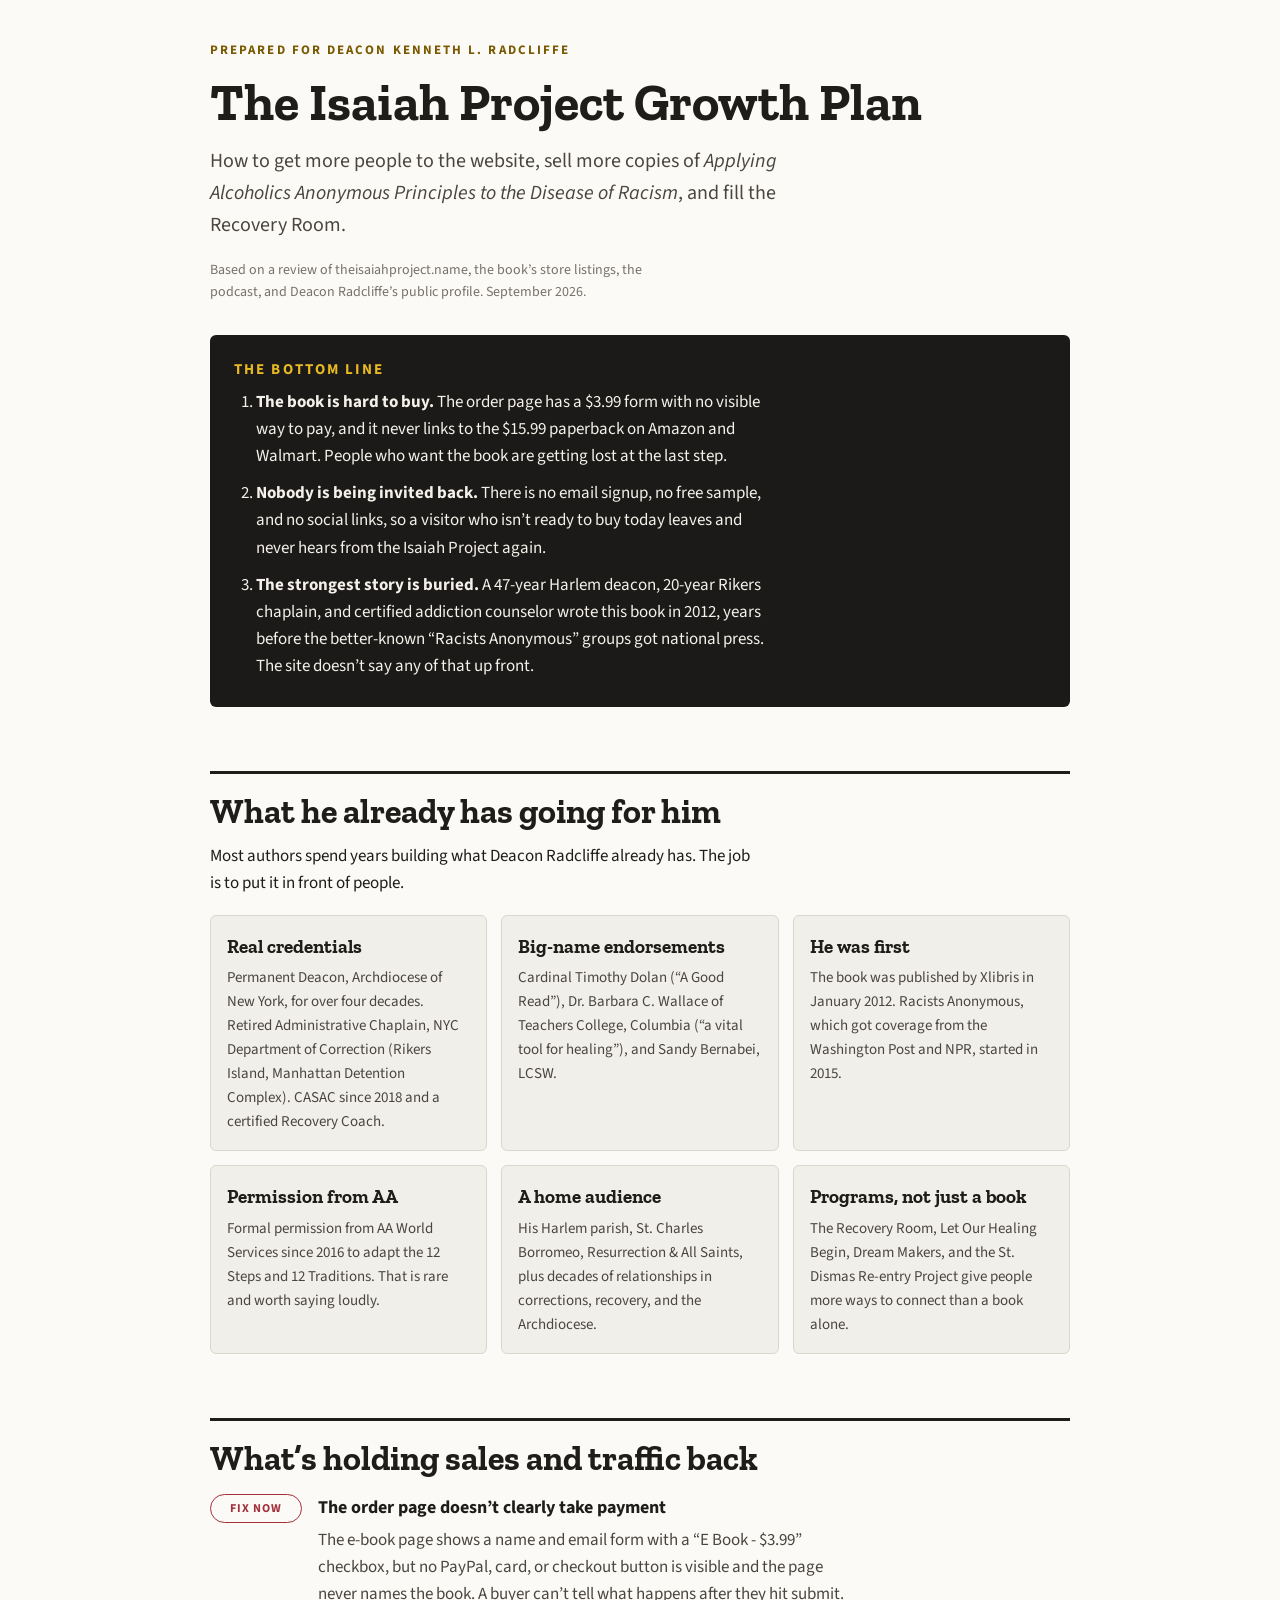
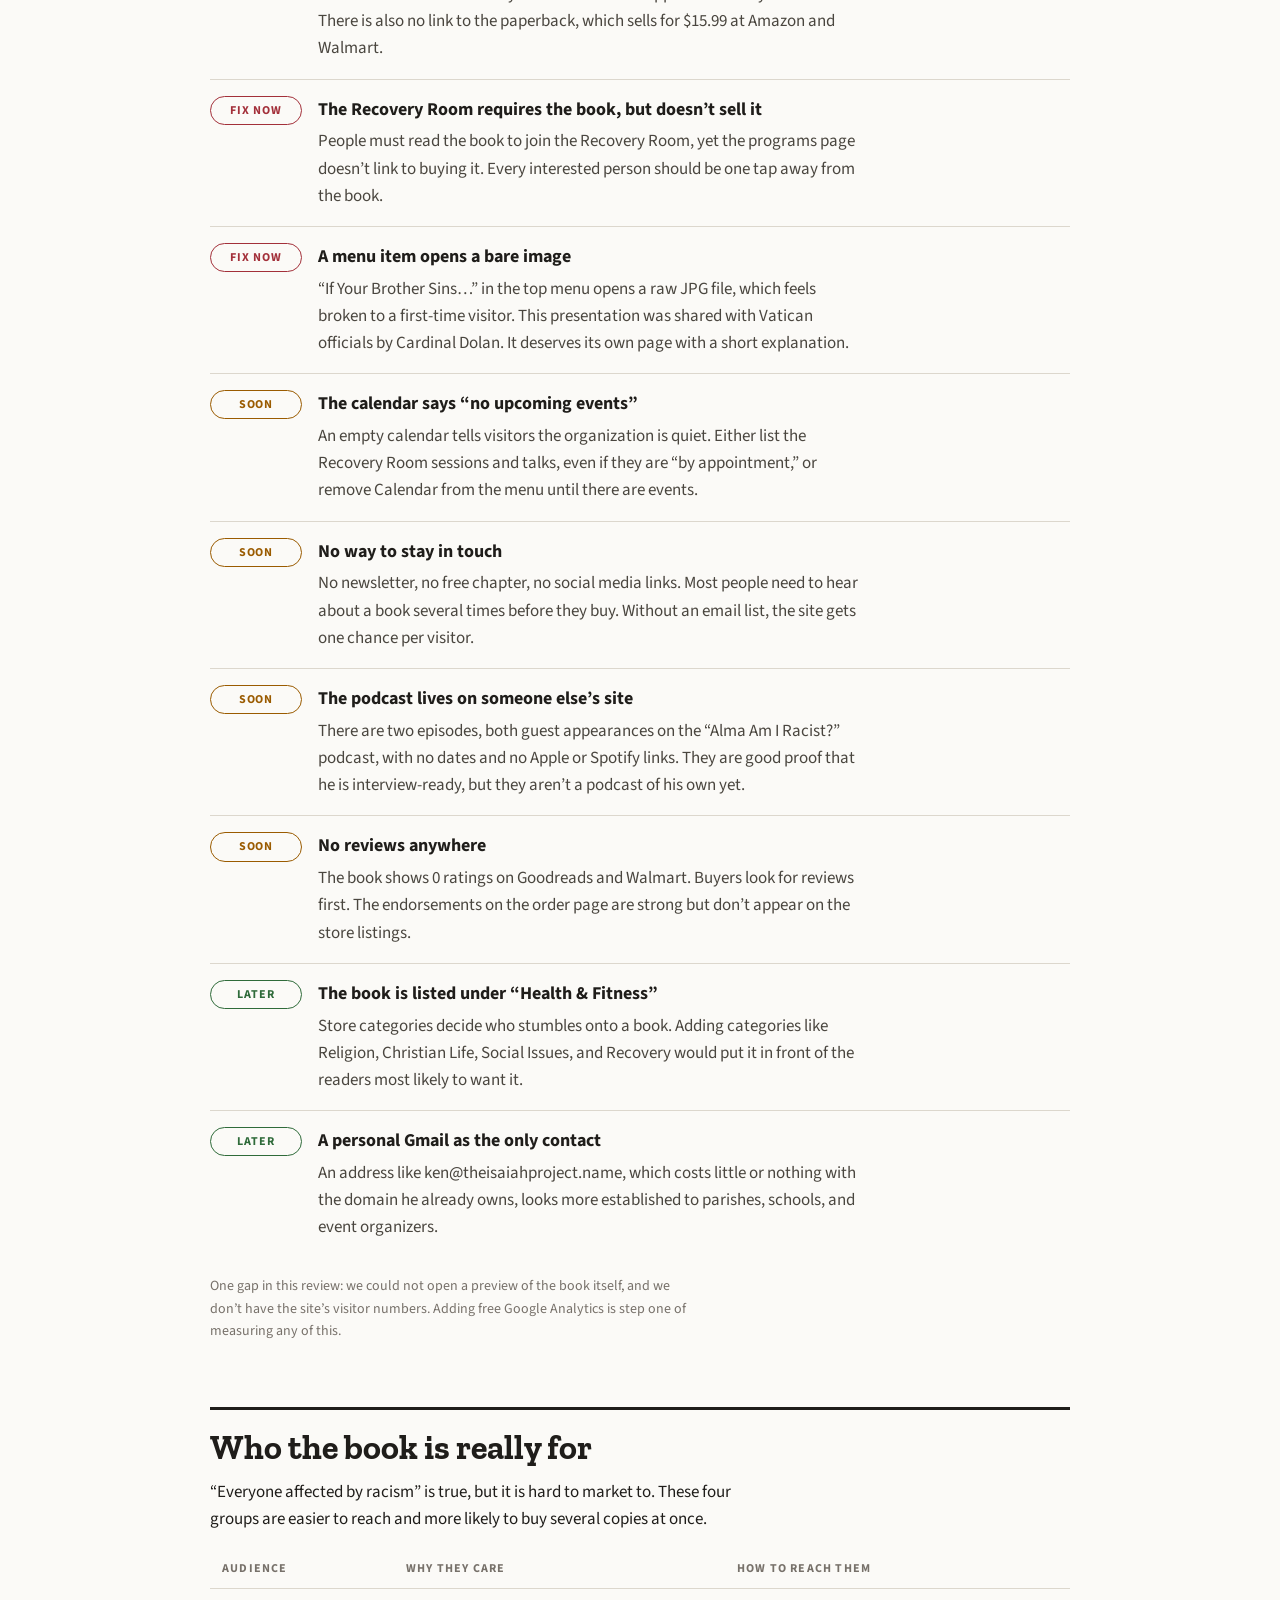
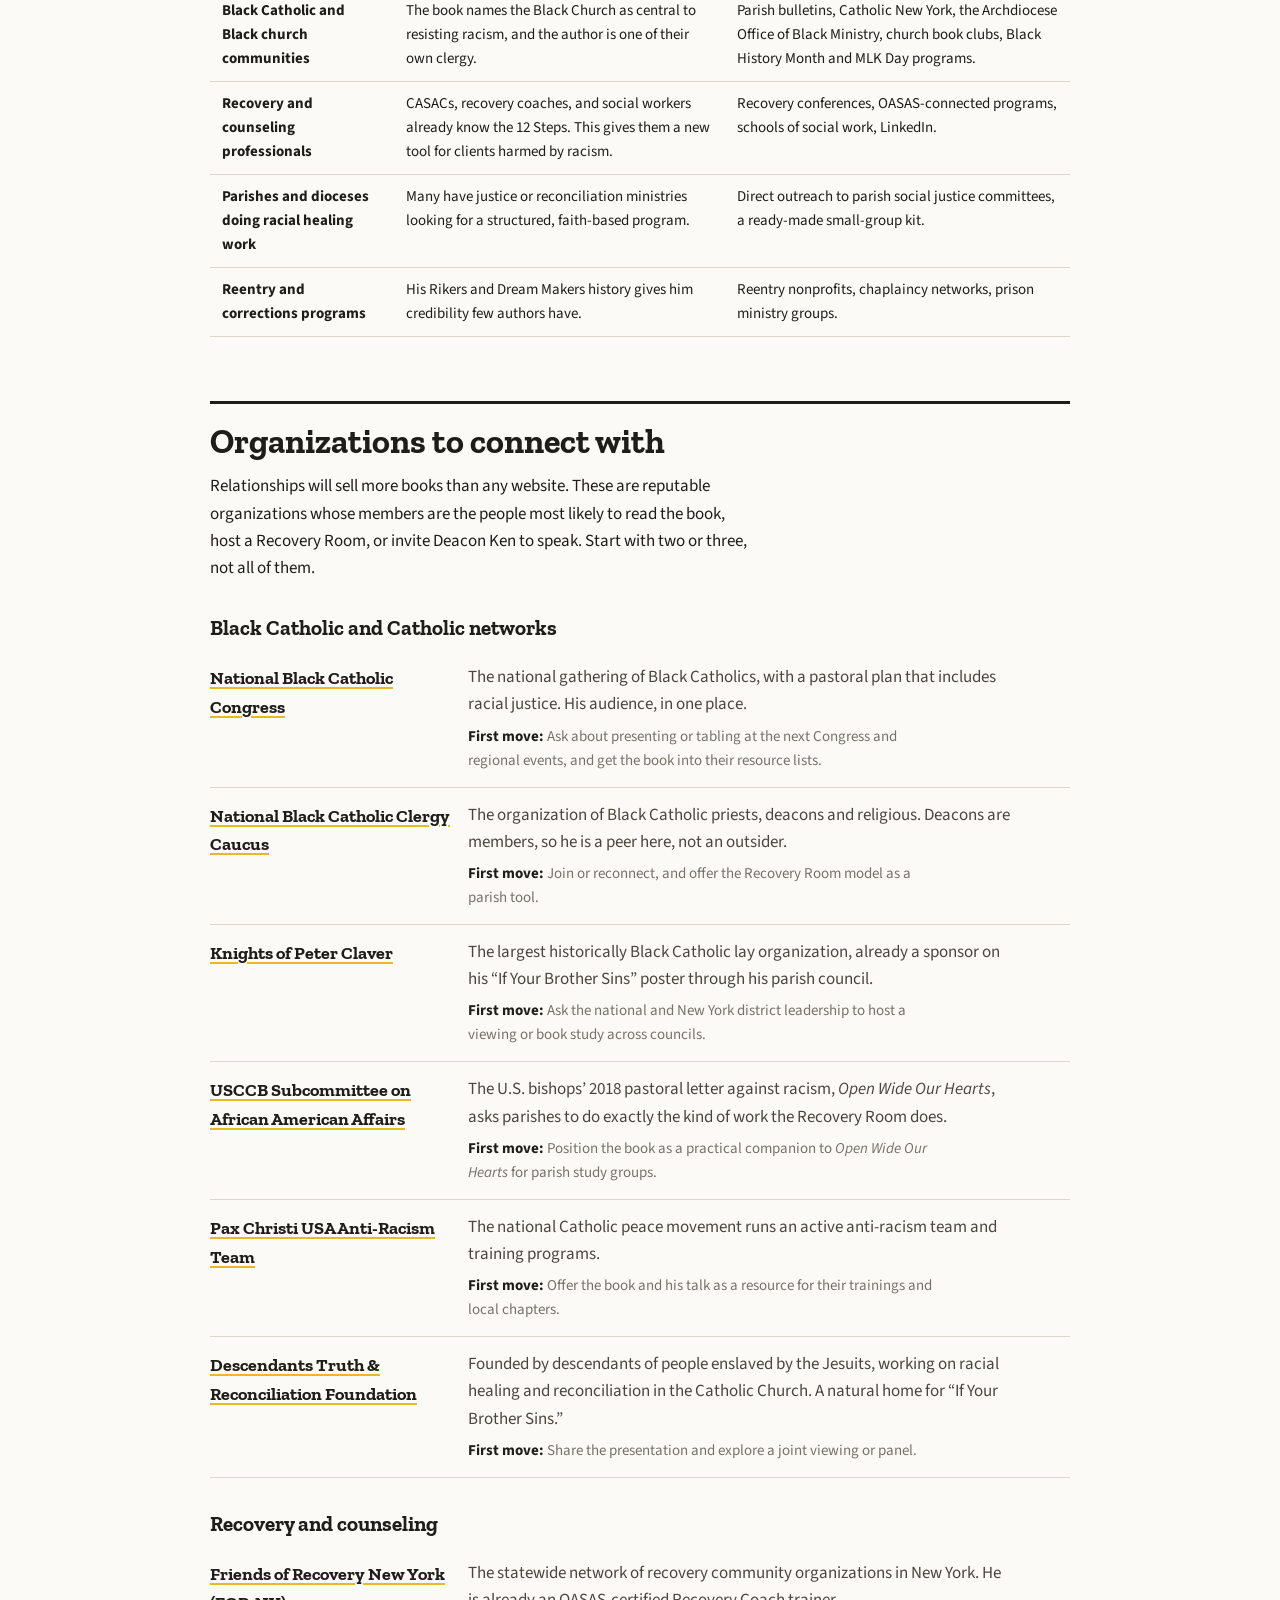
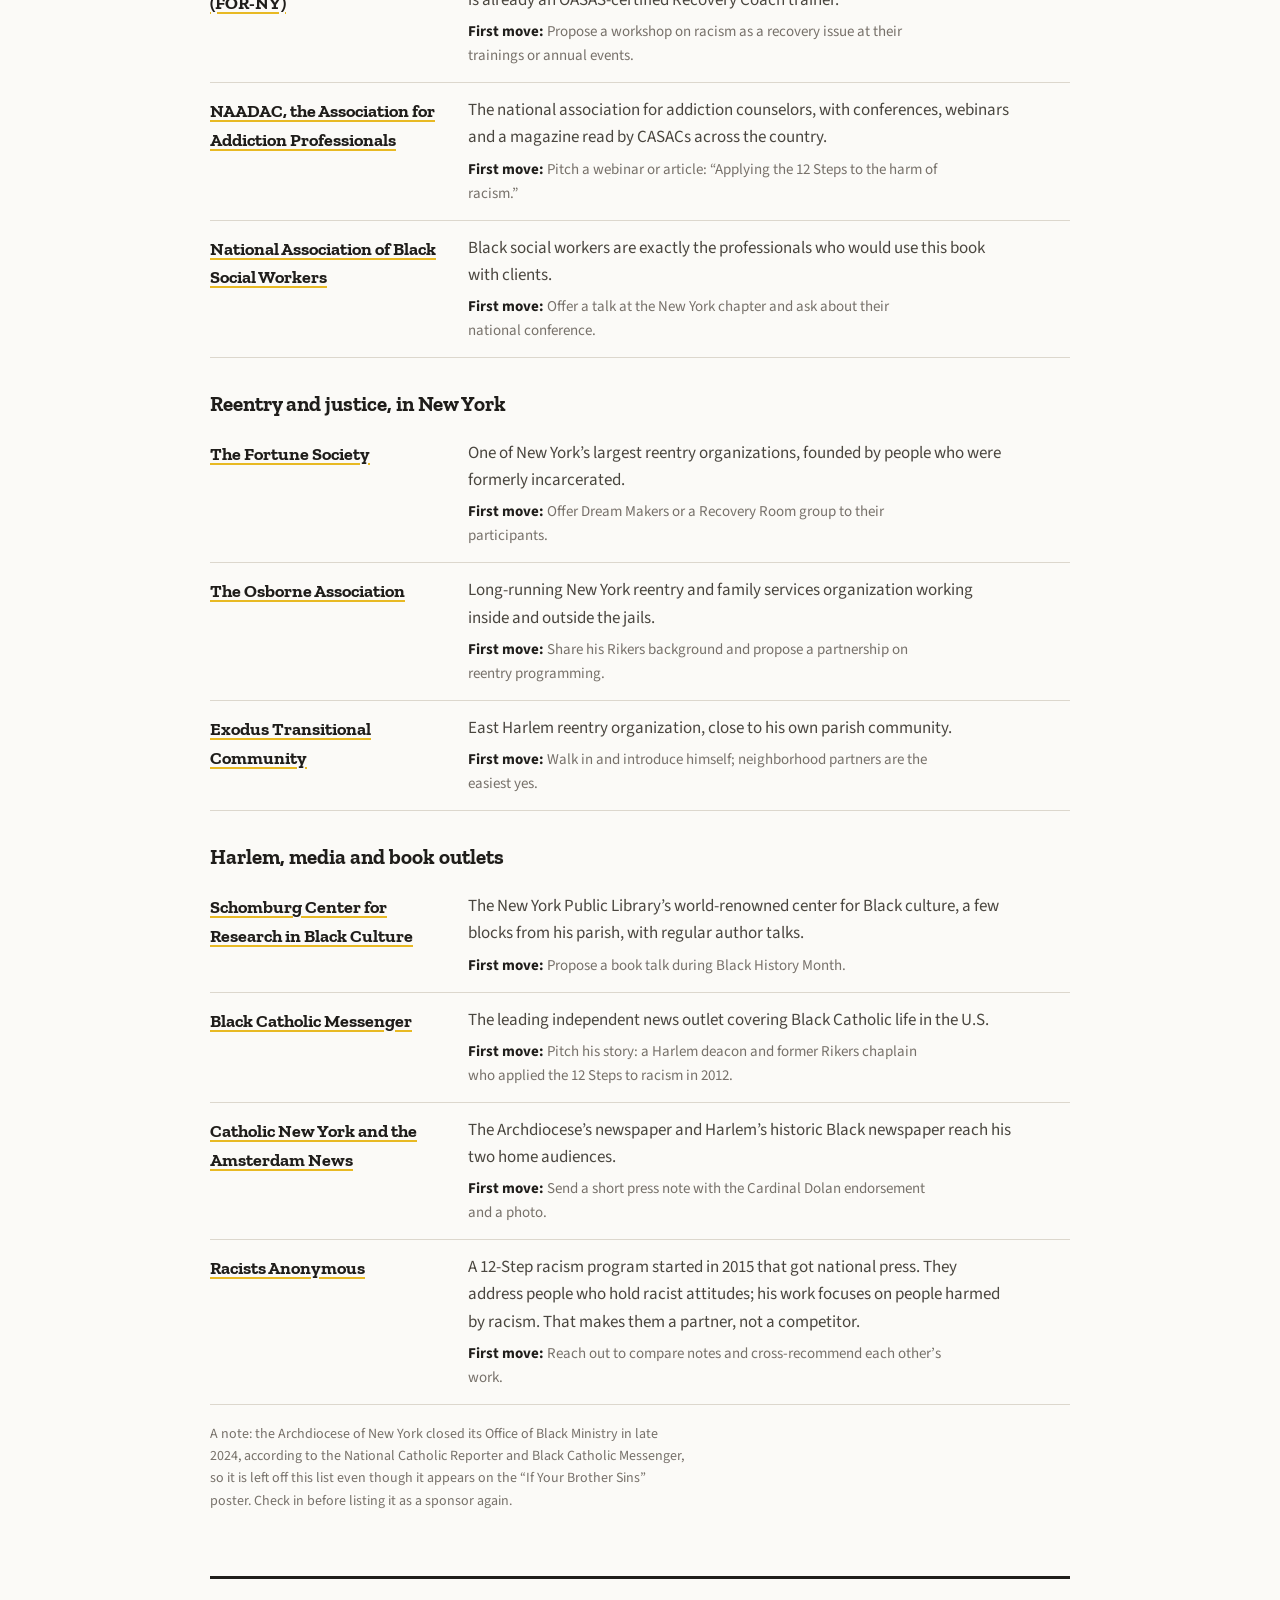
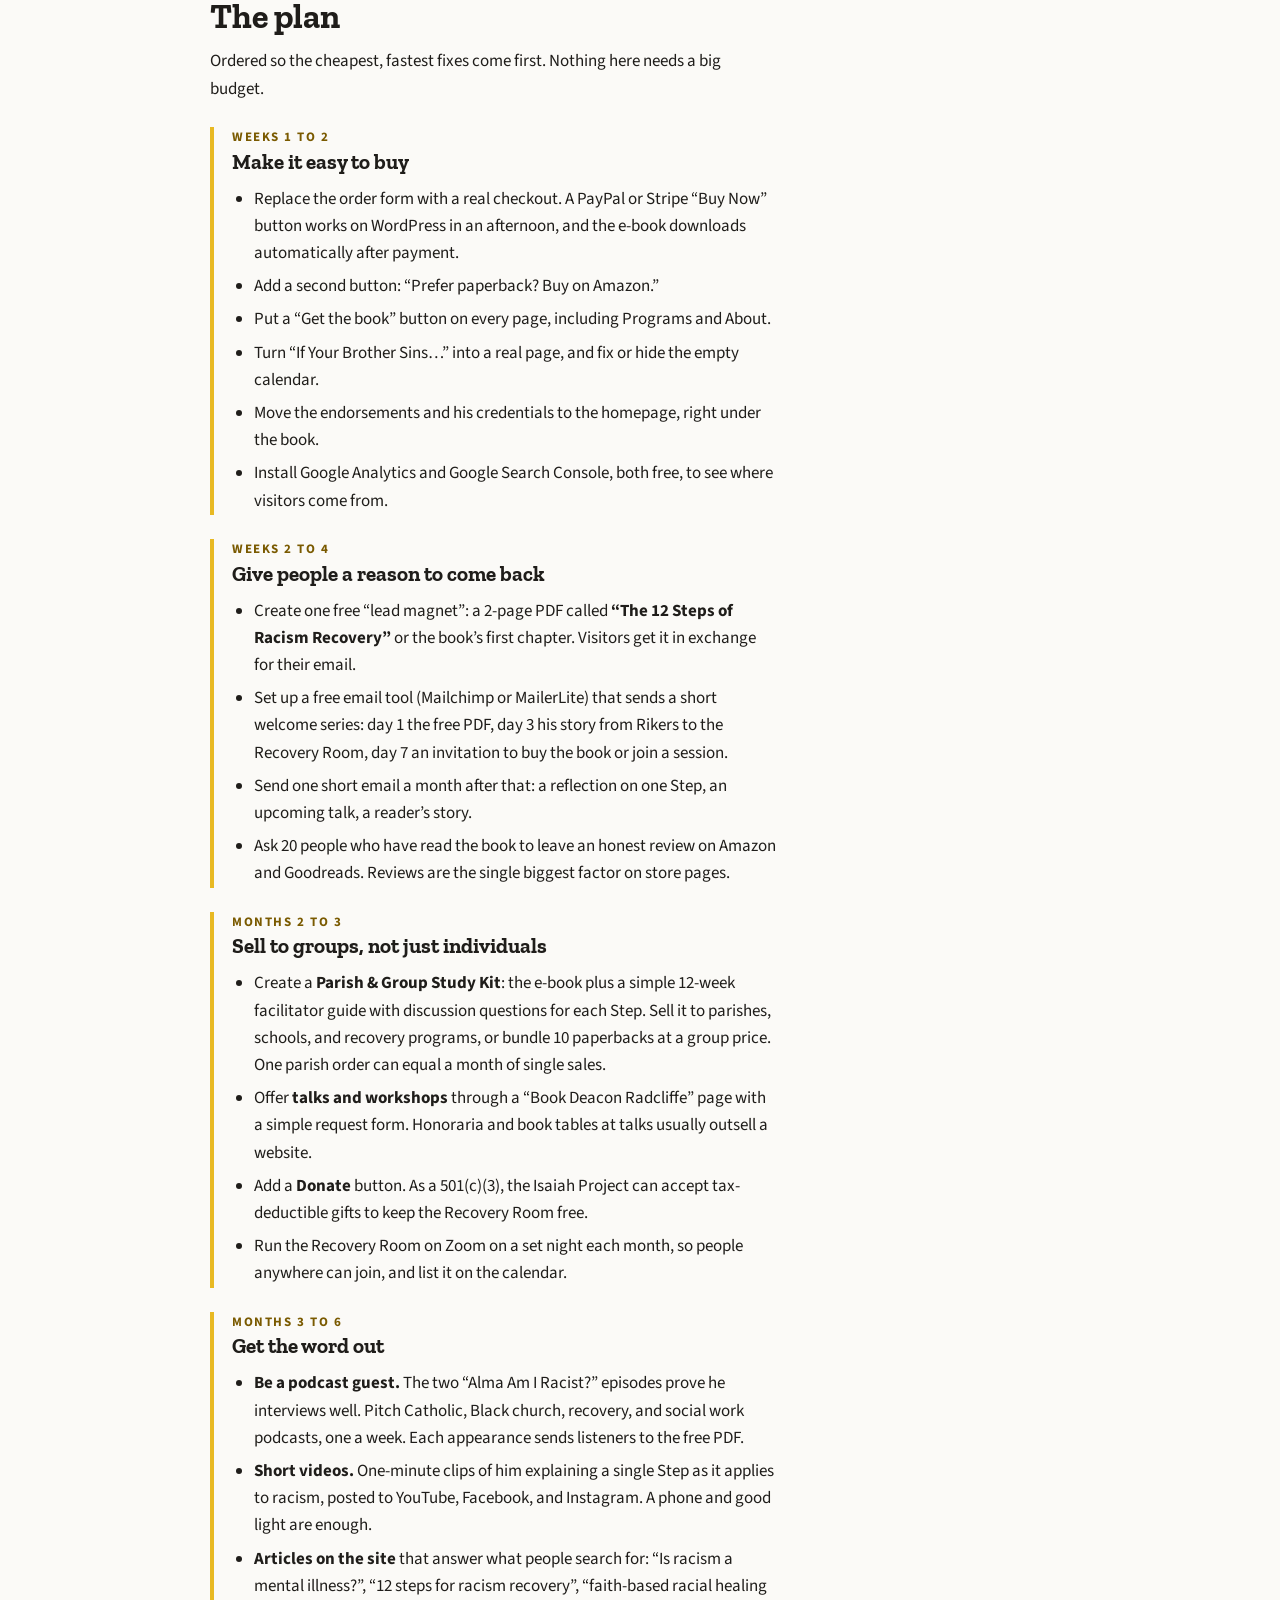
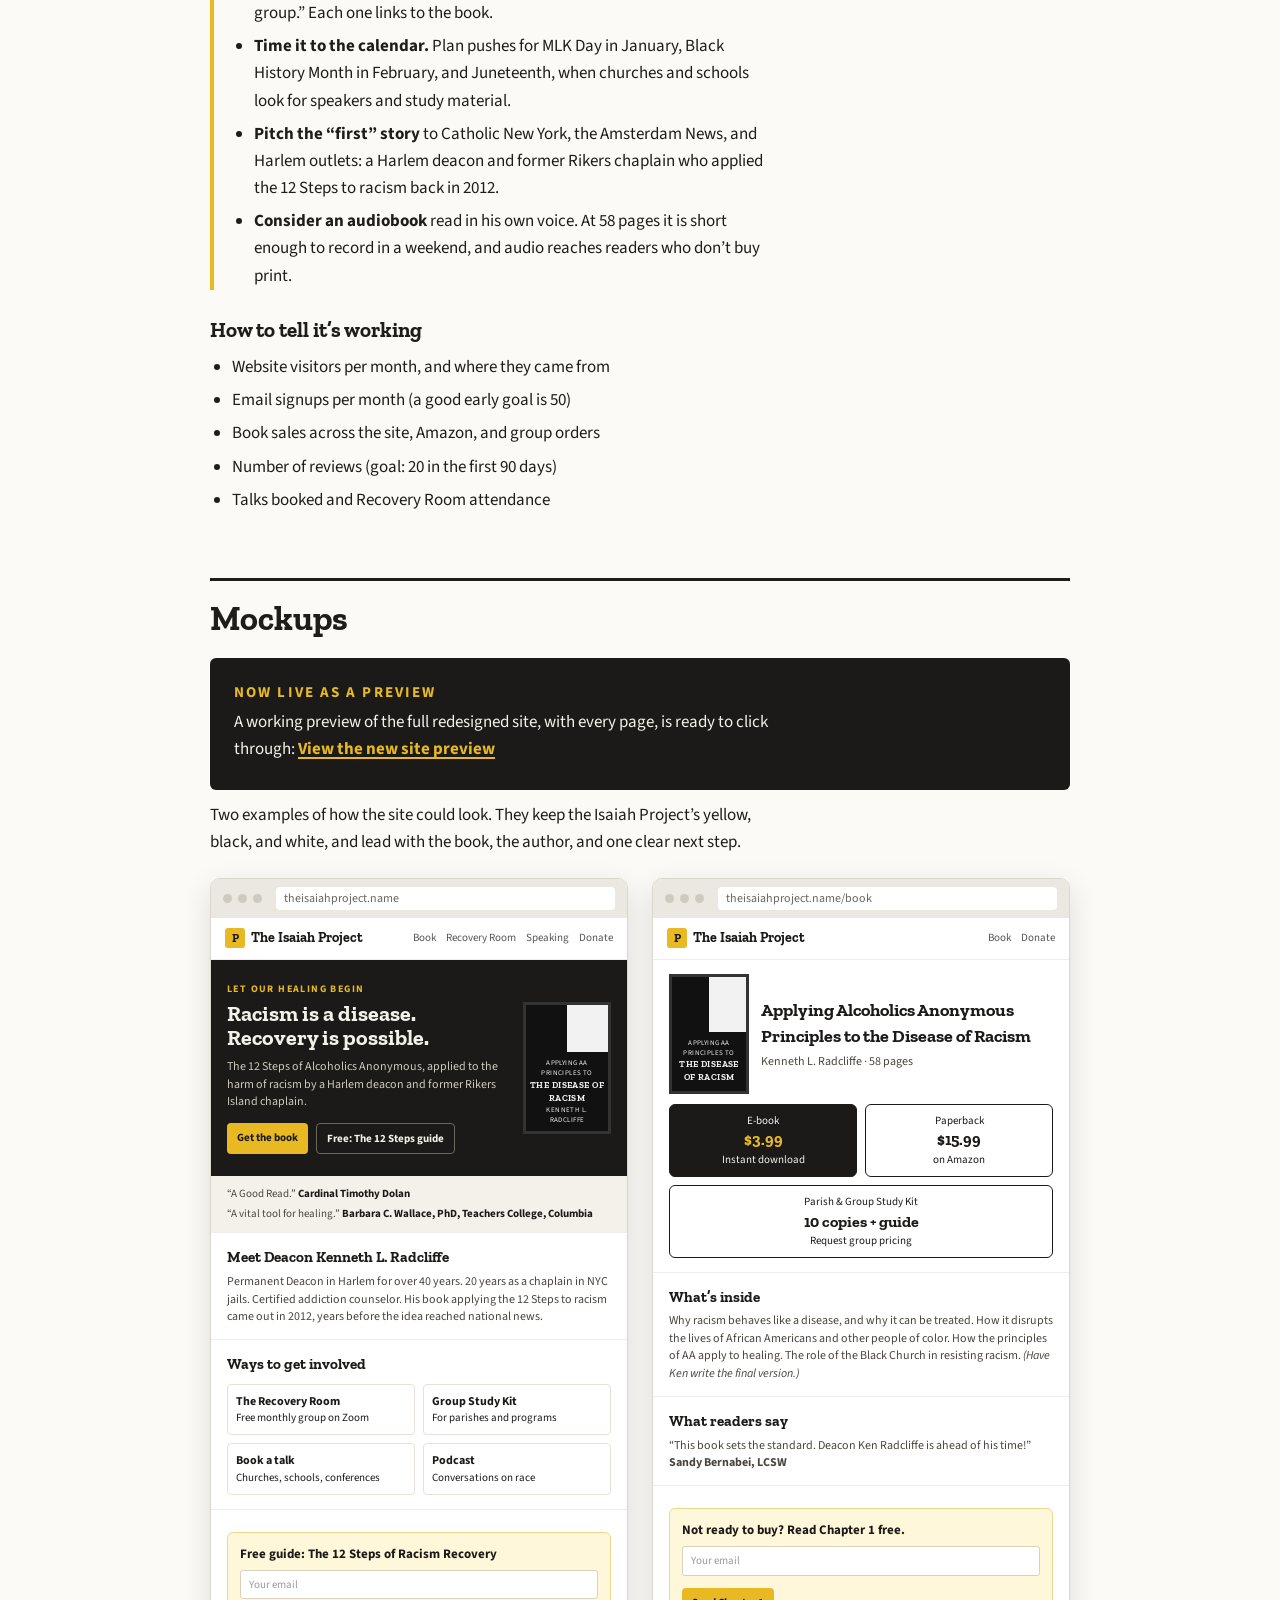
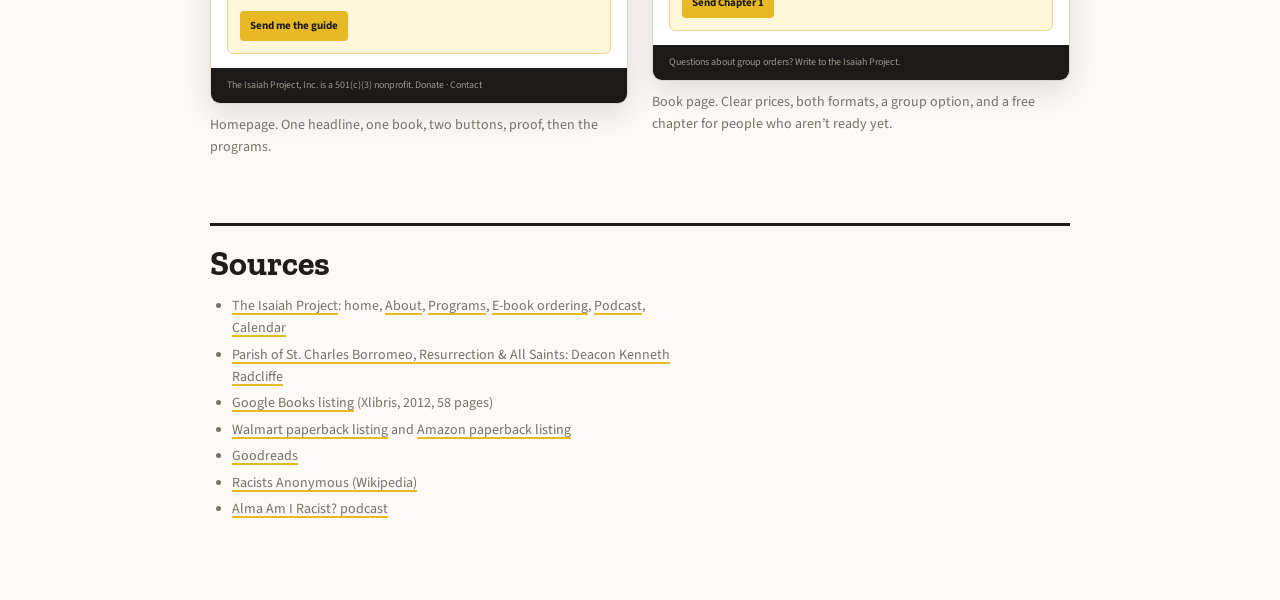
<file: isaiah/index.html>
<!doctype html>
<html lang="en">
<head>
<meta charset="utf-8">
<meta name="viewport" content="width=device-width, initial-scale=1">
<meta name="robots" content="noindex">
<title>The Isaiah Project Growth Plan</title>
<link rel="stylesheet" href="https://fonts.googleapis.com/css2?family=Zilla+Slab:wght@500;700&family=Source+Sans+3:ital,wght@0,400;0,600;0,700;1,400&display=swap">
<style>
  :root {
    --paper: #fbfaf7;
    --panel: #f1efe9;
    --ink: #1f1d1a;
    --ink-2: #4a463f;
    --muted: #77716a;
    --line: #dcd7cd;
    --gold: #e8b923;
    --gold-ink: #7a5a00;
    --dark: #1b1a18;
    --on-dark: #f4f1ea;
    --good: #2f6b3a;
    --warn: #9a5b00;
    --bad: #a3303a;
    --display: "Zilla Slab", Rockwell, Georgia, serif;
    --body: "Source Sans 3", "Segoe UI", Helvetica, Arial, sans-serif;
  }
  @media (prefers-color-scheme: dark) {
    :root:not([data-theme="light"]) {
      color-scheme: dark;
      --paper: #171614; --panel: #22201d; --ink: #f1ede5; --ink-2: #cfc9bf; --muted: #9d968b;
      --line: #3a3732; --gold-ink: #f0c84a; --good: #7cc48a; --warn: #e2a64a; --bad: #ec7f88;
    }
  }
  :root[data-theme="dark"] {
    color-scheme: dark;
    --paper: #171614; --panel: #22201d; --ink: #f1ede5; --ink-2: #cfc9bf; --muted: #9d968b;
    --line: #3a3732; --gold-ink: #f0c84a; --good: #7cc48a; --warn: #e2a64a; --bad: #ec7f88;
  }
  * { box-sizing: border-box; }
  body { margin: 0; background: var(--paper); color: var(--ink); font-family: var(--body); font-size: 17px; line-height: 1.6; padding-inline: 16px; }
  .wrap { max-width: 860px; margin: 0 auto; padding-block: 40px 80px; }
  h1, h2, h3 { font-family: var(--display); line-height: 1.15; text-wrap: balance; margin: 0; }
  h1 { font-size: clamp(34px, 6vw, 52px); font-weight: 700; }
  h2 { font-size: clamp(26px, 4vw, 34px); font-weight: 700; margin-top: 64px; padding-top: 18px; border-top: 3px solid var(--ink); }
  h3 { font-size: 21px; font-weight: 700; margin-top: 28px; }
  p { margin: 12px 0 0; max-width: 68ch; }
  .eyebrow { font-size: 13px; font-weight: 700; letter-spacing: 0.16em; text-transform: uppercase; color: var(--gold-ink); margin: 0 0 12px; }
  .lede { font-size: 20px; color: var(--ink-2); max-width: 60ch; }
  .meta { color: var(--muted); font-size: 14px; margin-top: 18px; }
  a { color: inherit; text-decoration-color: var(--gold); text-decoration-thickness: 2px; text-underline-offset: 3px; }
  ul, ol { padding-left: 22px; margin: 12px 0 0; max-width: 68ch; }
  li { margin-top: 6px; }
  strong { font-weight: 700; }

  .bottom-line { margin-top: 32px; background: var(--dark); color: var(--on-dark); border-radius: 6px; padding: 26px 24px; }
  .bottom-line h3 { margin: 0; color: var(--gold); font-size: 15px; letter-spacing: 0.14em; text-transform: uppercase; font-family: var(--body); }
  .bottom-line ol { margin-top: 10px; }
  .bottom-line li { margin-top: 10px; }

  .assets { display: grid; grid-template-columns: repeat(auto-fit, minmax(220px, 1fr)); gap: 14px; margin-top: 18px; }
  .asset { border: 1px solid var(--line); border-radius: 6px; padding: 16px; background: var(--panel); }
  .asset b { display: block; font-family: var(--display); font-size: 19px; }
  .asset span { display: block; color: var(--ink-2); font-size: 15px; margin-top: 4px; }

  .finding { display: grid; grid-template-columns: 92px 1fr; gap: 16px; padding: 16px 0; border-bottom: 1px solid var(--line); }
  .finding:last-child { border-bottom: 0; }
  .tag { align-self: start; font-size: 12px; font-weight: 700; letter-spacing: 0.08em; text-transform: uppercase; border-radius: 999px; padding: 4px 10px; text-align: center; border: 1.5px solid currentColor; }
  .tag.bad { color: var(--bad); } .tag.warn { color: var(--warn); } .tag.good { color: var(--good); }
  .finding h4 { margin: 0; font-size: 18px; }
  .finding p { margin-top: 4px; color: var(--ink-2); }
  @media (max-width: 520px) { .finding { grid-template-columns: 1fr; gap: 8px; } .tag { justify-self: start; } }

  .table-wrap { overflow-x: auto; margin-top: 16px; }
  table { border-collapse: collapse; width: 100%; min-width: 560px; font-size: 15px; }
  th, td { text-align: left; padding: 10px 12px; border-bottom: 1px solid var(--line); vertical-align: top; }
  th { font-size: 12px; letter-spacing: 0.1em; text-transform: uppercase; color: var(--muted); }
  td:first-child { font-weight: 700; }

  .phase { margin-top: 24px; border-left: 4px solid var(--gold); padding-left: 18px; }
  .phase .when { font-size: 13px; font-weight: 700; letter-spacing: 0.12em; text-transform: uppercase; color: var(--gold-ink); }
  .phase h3 { margin-top: 2px; }

  .quote { margin-top: 18px; padding: 18px 20px; background: var(--panel); border-radius: 6px; font-family: var(--display); font-size: 20px; }
  .quote small { display: block; font-family: var(--body); font-size: 14px; color: var(--muted); margin-top: 6px; }

  /* Mockups */
  .mock-row { display: grid; grid-template-columns: repeat(auto-fit, minmax(300px, 1fr)); gap: 24px; margin-top: 22px; align-items: start; }
  .frame { border: 1px solid var(--line); border-radius: 10px; overflow: hidden; background: #fff; color: #1b1a18; box-shadow: 0 10px 30px rgba(0,0,0,0.12); }
  .frame .bar { background: #ebe8e1; padding: 8px 12px; font-size: 12px; color: #6b665e; display: flex; gap: 6px; align-items: center; }
  .frame .bar i { width: 9px; height: 9px; border-radius: 50%; background: #cfcac0; display: inline-block; }
  .frame .bar span { margin-left: 8px; background: #fff; border-radius: 4px; padding: 2px 8px; flex: 1; overflow: hidden; white-space: nowrap; text-overflow: ellipsis; }
  .caption { font-size: 14px; color: var(--muted); margin-top: 10px; }

  .m { font-family: var(--body); font-size: 13px; line-height: 1.45; }
  .m-nav { display: flex; justify-content: space-between; align-items: center; padding: 10px 14px; border-bottom: 1px solid #eee; }
  .m-logo { font-family: var(--display); font-weight: 700; font-size: 14px; display: flex; align-items: center; gap: 6px; }
  .m-logo b { background: #e8b923; color: #1b1a18; width: 20px; height: 20px; display: grid; place-items: center; border-radius: 3px; font-size: 12px; }
  .m-nav nav { font-size: 11px; color: #555; display: flex; gap: 10px; }
  .m-hero { background: #1b1a18; color: #f4f1ea; padding: 22px 16px; display: grid; grid-template-columns: 1fr 88px; gap: 14px; align-items: center; }
  .m-hero .k { font-size: 10px; letter-spacing: 0.14em; text-transform: uppercase; color: #e8b923; font-weight: 700; }
  .m-hero h5 { font-family: var(--display); font-size: 22px; line-height: 1.1; margin: 6px 0 0; }
  .m-hero p { margin: 8px 0 0; font-size: 12px; color: #cfc9bf; }
  .m-btns { display: flex; gap: 8px; margin-top: 12px; flex-wrap: wrap; }
  .m-btn { background: #e8b923; color: #1b1a18; font-weight: 700; font-size: 11px; padding: 7px 10px; border-radius: 4px; }
  .m-btn.ghost { background: transparent; color: #f4f1ea; border: 1px solid #6b665e; }
  .cover { aspect-ratio: 2 / 3; width: 100%; max-width: 100%; background: linear-gradient(90deg, #111 50%, #f2f2f2 50%); border: 3px solid #333; position: relative; display: grid; align-items: end; }
  .cover div { background: #111; color: #eee; font-size: 7px; text-align: center; padding: 6px 3px; letter-spacing: 0.06em; }
  .cover div b { display: block; font-size: 9px; font-family: var(--display); }
  .m-strip { background: #f4f1ea; padding: 10px 16px; font-size: 11px; color: #4a463f; display: grid; gap: 4px; }
  .m-strip b { color: #1b1a18; }
  .m-sec { padding: 14px 16px; border-top: 1px solid #eee; }
  .m-sec h6 { font-family: var(--display); font-size: 15px; margin: 0; }
  .m-sec p { margin: 4px 0 0; font-size: 12px; color: #4a463f; }
  .m-cards { display: grid; grid-template-columns: 1fr 1fr; gap: 8px; margin-top: 8px; }
  .m-card { border: 1px solid #e6e2da; border-radius: 4px; padding: 8px; font-size: 11px; }
  .m-card b { display: block; font-size: 12px; }
  .m-form { background: #fff7d9; border: 1px solid #ecd78a; border-radius: 6px; padding: 12px; margin-top: 8px; }
  .m-form .in { background: #fff; border: 1px solid #d9d2bd; border-radius: 3px; padding: 6px 8px; color: #999; font-size: 11px; margin-top: 6px; }
  .m-foot { background: #1b1a18; color: #9d968b; font-size: 10px; padding: 10px 16px; }
  .m-buy { display: grid; grid-template-columns: 1fr 1fr; gap: 8px; margin-top: 10px; }
  .m-opt { border: 1.5px solid #1b1a18; border-radius: 6px; padding: 8px; text-align: center; font-size: 11px; }
  .m-opt b { display: block; font-size: 16px; font-family: var(--display); }
  .m-opt.hot { background: #1b1a18; color: #f4f1ea; }
  .m-opt.hot b { color: #e8b923; }

  .paste { margin-top: 18px; border: 1px dashed var(--line); border-radius: 6px; padding: 18px; background: var(--panel); white-space: pre-wrap; font-size: 16px; }
  .copy { margin-top: 10px; font: inherit; font-size: 15px; font-weight: 700; background: var(--ink); color: var(--paper); border: 0; border-radius: 6px; padding: 10px 16px; cursor: pointer; }
  .copy:focus-visible { outline: 3px solid var(--gold); outline-offset: 2px; }
  .sources { font-size: 14px; color: var(--muted); }
  .sources li { margin-top: 4px; }
  .orgs { display: grid; gap: 0; margin-top: 10px; }
  .org-group h3 { margin-top: 34px; }
  .org { display: grid; grid-template-columns: 240px 1fr; gap: 18px; padding: 14px 0; border-bottom: 1px solid var(--line); }
  .org b { font-family: var(--display); font-size: 18px; display: block; }
  .org .why { color: var(--ink-2); margin: 0; }
  .org .ask { margin: 6px 0 0; font-size: 15px; color: var(--muted); }
  .org .ask strong { color: var(--ink); }
  @media (max-width: 620px) { .org { grid-template-columns: 1fr; gap: 4px; } }
</style>
<style>[hidden]{display:none!important}</style>
</head>
<body>

<div class="wrap">
  <p class="eyebrow">Prepared for Deacon Kenneth L. Radcliffe</p>
  <h1>The Isaiah Project Growth Plan</h1>
  <p class="lede">How to get more people to the website, sell more copies of <em>Applying Alcoholics Anonymous Principles to the Disease of Racism</em>, and fill the Recovery Room.</p>
  <p class="meta">Based on a review of theisaiahproject.name, the book&rsquo;s store listings, the podcast, and Deacon Radcliffe&rsquo;s public profile. September 2026.</p>

  <div class="bottom-line">
    <h3>The bottom line</h3>
    <ol>
      <li><strong>The book is hard to buy.</strong> The order page has a $3.99 form with no visible way to pay, and it never links to the $15.99 paperback on Amazon and Walmart. People who want the book are getting lost at the last step.</li>
      <li><strong>Nobody is being invited back.</strong> There is no email signup, no free sample, and no social links, so a visitor who isn&rsquo;t ready to buy today leaves and never hears from the Isaiah Project again.</li>
      <li><strong>The strongest story is buried.</strong> A 47-year Harlem deacon, 20-year Rikers chaplain, and certified addiction counselor wrote this book in 2012, years before the better-known &ldquo;Racists Anonymous&rdquo; groups got national press. The site doesn&rsquo;t say any of that up front.</li>
    </ol>
  </div>

  <h2>What he already has going for him</h2>
  <p>Most authors spend years building what Deacon Radcliffe already has. The job is to put it in front of people.</p>
  <div class="assets">
    <div class="asset"><b>Real credentials</b><span>Permanent Deacon, Archdiocese of New York, for over four decades. Retired Administrative Chaplain, NYC Department of Correction (Rikers Island, Manhattan Detention Complex). CASAC since 2018 and a certified Recovery Coach.</span></div>
    <div class="asset"><b>Big-name endorsements</b><span>Cardinal Timothy Dolan (&ldquo;A Good Read&rdquo;), Dr. Barbara C. Wallace of Teachers College, Columbia (&ldquo;a vital tool for healing&rdquo;), and Sandy Bernabei, LCSW.</span></div>
    <div class="asset"><b>He was first</b><span>The book was published by Xlibris in January 2012. Racists Anonymous, which got coverage from the Washington Post and NPR, started in 2015.</span></div>
    <div class="asset"><b>Permission from AA</b><span>Formal permission from AA World Services since 2016 to adapt the 12 Steps and 12 Traditions. That is rare and worth saying loudly.</span></div>
    <div class="asset"><b>A home audience</b><span>His Harlem parish, St. Charles Borromeo, Resurrection &amp; All Saints, plus decades of relationships in corrections, recovery, and the Archdiocese.</span></div>
    <div class="asset"><b>Programs, not just a book</b><span>The Recovery Room, Let Our Healing Begin, Dream Makers, and the St. Dismas Re-entry Project give people more ways to connect than a book alone.</span></div>
  </div>

  <h2>What&rsquo;s holding sales and traffic back</h2>
  <div>
    <div class="finding"><span class="tag bad">Fix now</span><div><h4>The order page doesn&rsquo;t clearly take payment</h4><p>The e-book page shows a name and email form with a &ldquo;E Book - $3.99&rdquo; checkbox, but no PayPal, card, or checkout button is visible and the page never names the book. A buyer can&rsquo;t tell what happens after they hit submit. There is also no link to the paperback, which sells for $15.99 at Amazon and Walmart.</p></div></div>
    <div class="finding"><span class="tag bad">Fix now</span><div><h4>The Recovery Room requires the book, but doesn&rsquo;t sell it</h4><p>People must read the book to join the Recovery Room, yet the programs page doesn&rsquo;t link to buying it. Every interested person should be one tap away from the book.</p></div></div>
    <div class="finding"><span class="tag bad">Fix now</span><div><h4>A menu item opens a bare image</h4><p>&ldquo;If Your Brother Sins&hellip;&rdquo; in the top menu opens a raw JPG file, which feels broken to a first-time visitor. This presentation was shared with Vatican officials by Cardinal Dolan. It deserves its own page with a short explanation.</p></div></div>
    <div class="finding"><span class="tag warn">Soon</span><div><h4>The calendar says &ldquo;no upcoming events&rdquo;</h4><p>An empty calendar tells visitors the organization is quiet. Either list the Recovery Room sessions and talks, even if they are &ldquo;by appointment,&rdquo; or remove Calendar from the menu until there are events.</p></div></div>
    <div class="finding"><span class="tag warn">Soon</span><div><h4>No way to stay in touch</h4><p>No newsletter, no free chapter, no social media links. Most people need to hear about a book several times before they buy. Without an email list, the site gets one chance per visitor.</p></div></div>
    <div class="finding"><span class="tag warn">Soon</span><div><h4>The podcast lives on someone else&rsquo;s site</h4><p>There are two episodes, both guest appearances on the &ldquo;Alma Am I Racist?&rdquo; podcast, with no dates and no Apple or Spotify links. They are good proof that he is interview-ready, but they aren&rsquo;t a podcast of his own yet.</p></div></div>
    <div class="finding"><span class="tag warn">Soon</span><div><h4>No reviews anywhere</h4><p>The book shows 0 ratings on Goodreads and Walmart. Buyers look for reviews first. The endorsements on the order page are strong but don&rsquo;t appear on the store listings.</p></div></div>
    <div class="finding"><span class="tag good">Later</span><div><h4>The book is listed under &ldquo;Health &amp; Fitness&rdquo;</h4><p>Store categories decide who stumbles onto a book. Adding categories like Religion, Christian Life, Social Issues, and Recovery would put it in front of the readers most likely to want it.</p></div></div>
    <div class="finding"><span class="tag good">Later</span><div><h4>A personal Gmail as the only contact</h4><p>An address like ken@theisaiahproject.name, which costs little or nothing with the domain he already owns, looks more established to parishes, schools, and event organizers.</p></div></div>
  </div>
  <p class="meta">One gap in this review: we could not open a preview of the book itself, and we don&rsquo;t have the site&rsquo;s visitor numbers. Adding free Google Analytics is step one of measuring any of this.</p>

  <h2>Who the book is really for</h2>
  <p>&ldquo;Everyone affected by racism&rdquo; is true, but it is hard to market to. These four groups are easier to reach and more likely to buy several copies at once.</p>
  <div class="table-wrap">
    <table>
      <thead><tr><th>Audience</th><th>Why they care</th><th>How to reach them</th></tr></thead>
      <tbody>
        <tr><td>Black Catholic and Black church communities</td><td>The book names the Black Church as central to resisting racism, and the author is one of their own clergy.</td><td>Parish bulletins, Catholic New York, the Archdiocese Office of Black Ministry, church book clubs, Black History Month and MLK Day programs.</td></tr>
        <tr><td>Recovery and counseling professionals</td><td>CASACs, recovery coaches, and social workers already know the 12 Steps. This gives them a new tool for clients harmed by racism.</td><td>Recovery conferences, OASAS-connected programs, schools of social work, LinkedIn.</td></tr>
        <tr><td>Parishes and dioceses doing racial healing work</td><td>Many have justice or reconciliation ministries looking for a structured, faith-based program.</td><td>Direct outreach to parish social justice committees, a ready-made small-group kit.</td></tr>
        <tr><td>Reentry and corrections programs</td><td>His Rikers and Dream Makers history gives him credibility few authors have.</td><td>Reentry nonprofits, chaplaincy networks, prison ministry groups.</td></tr>
      </tbody>
    </table>
  </div>

  <h2>Organizations to connect with</h2>
  <p>Relationships will sell more books than any website. These are reputable organizations whose members are the people most likely to read the book, host a Recovery Room, or invite Deacon Ken to speak. Start with two or three, not all of them.</p>
  <div class="org-group"><h3>Black Catholic and Catholic networks</h3><div class="orgs"><div class="org"><div><b><a href="https://nbccongress.org/" target="_blank" rel="noopener">National Black Catholic Congress</a></b></div><div><p class="why">The national gathering of Black Catholics, with a pastoral plan that includes racial justice. His audience, in one place.</p><p class="ask"><strong>First move:</strong> Ask about presenting or tabling at the next Congress and regional events, and get the book into their resource lists.</p></div></div><div class="org"><div><b><a href="https://www.blackcatholicmessenger.org/2026-nbccc-convocation/" target="_blank" rel="noopener">National Black Catholic Clergy Caucus</a></b></div><div><p class="why">The organization of Black Catholic priests, deacons and religious. Deacons are members, so he is a peer here, not an outsider.</p><p class="ask"><strong>First move:</strong> Join or reconnect, and offer the Recovery Room model as a parish tool.</p></div></div><div class="org"><div><b><a href="https://www.kofpc.org/" target="_blank" rel="noopener">Knights of Peter Claver</a></b></div><div><p class="why">The largest historically Black Catholic lay organization, already a sponsor on his &ldquo;If Your Brother Sins&rdquo; poster through his parish council.</p><p class="ask"><strong>First move:</strong> Ask the national and New York district leadership to host a viewing or book study across councils.</p></div></div><div class="org"><div><b><a href="https://www.usccb.org/resources/open-wide-our-hearts-enduring-call-love-pastoral-letter-against-racism" target="_blank" rel="noopener">USCCB Subcommittee on African American Affairs</a></b></div><div><p class="why">The U.S. bishops&rsquo; 2018 pastoral letter against racism, <i>Open Wide Our Hearts</i>, asks parishes to do exactly the kind of work the Recovery Room does.</p><p class="ask"><strong>First move:</strong> Position the book as a practical companion to <i>Open Wide Our Hearts</i> for parish study groups.</p></div></div><div class="org"><div><b><a href="https://paxchristiusa.org/who-we-are/pax-christi-anti-racism-team/" target="_blank" rel="noopener">Pax Christi USA Anti-Racism Team</a></b></div><div><p class="why">The national Catholic peace movement runs an active anti-racism team and training programs.</p><p class="ask"><strong>First move:</strong> Offer the book and his talk as a resource for their trainings and local chapters.</p></div></div><div class="org"><div><b><a href="https://www.descendants.org/" target="_blank" rel="noopener">Descendants Truth &amp; Reconciliation Foundation</a></b></div><div><p class="why">Founded by descendants of people enslaved by the Jesuits, working on racial healing and reconciliation in the Catholic Church. A natural home for &ldquo;If Your Brother Sins.&rdquo;</p><p class="ask"><strong>First move:</strong> Share the presentation and explore a joint viewing or panel.</p></div></div></div></div>
  <div class="org-group"><h3>Recovery and counseling</h3><div class="orgs"><div class="org"><div><b><a href="https://for-ny.org/" target="_blank" rel="noopener">Friends of Recovery New York (FOR-NY)</a></b></div><div><p class="why">The statewide network of recovery community organizations in New York. He is already an OASAS-certified Recovery Coach trainer.</p><p class="ask"><strong>First move:</strong> Propose a workshop on racism as a recovery issue at their trainings or annual events.</p></div></div><div class="org"><div><b><a href="https://www.naadac.org/" target="_blank" rel="noopener">NAADAC, the Association for Addiction Professionals</a></b></div><div><p class="why">The national association for addiction counselors, with conferences, webinars and a magazine read by CASACs across the country.</p><p class="ask"><strong>First move:</strong> Pitch a webinar or article: &ldquo;Applying the 12 Steps to the harm of racism.&rdquo;</p></div></div><div class="org"><div><b><a href="https://www.nabsw.org/" target="_blank" rel="noopener">National Association of Black Social Workers</a></b></div><div><p class="why">Black social workers are exactly the professionals who would use this book with clients.</p><p class="ask"><strong>First move:</strong> Offer a talk at the New York chapter and ask about their national conference.</p></div></div></div></div>
  <div class="org-group"><h3>Reentry and justice, in New York</h3><div class="orgs"><div class="org"><div><b><a href="https://fortunesociety.org/" target="_blank" rel="noopener">The Fortune Society</a></b></div><div><p class="why">One of New York&rsquo;s largest reentry organizations, founded by people who were formerly incarcerated.</p><p class="ask"><strong>First move:</strong> Offer Dream Makers or a Recovery Room group to their participants.</p></div></div><div class="org"><div><b><a href="https://www.osborneny.org/" target="_blank" rel="noopener">The Osborne Association</a></b></div><div><p class="why">Long-running New York reentry and family services organization working inside and outside the jails.</p><p class="ask"><strong>First move:</strong> Share his Rikers background and propose a partnership on reentry programming.</p></div></div><div class="org"><div><b><a href="https://www.etcny.org/" target="_blank" rel="noopener">Exodus Transitional Community</a></b></div><div><p class="why">East Harlem reentry organization, close to his own parish community.</p><p class="ask"><strong>First move:</strong> Walk in and introduce himself; neighborhood partners are the easiest yes.</p></div></div></div></div>
  <div class="org-group"><h3>Harlem, media and book outlets</h3><div class="orgs"><div class="org"><div><b><a href="https://www.nypl.org/locations/schomburg" target="_blank" rel="noopener">Schomburg Center for Research in Black Culture</a></b></div><div><p class="why">The New York Public Library&rsquo;s world-renowned center for Black culture, a few blocks from his parish, with regular author talks.</p><p class="ask"><strong>First move:</strong> Propose a book talk during Black History Month.</p></div></div><div class="org"><div><b><a href="https://www.blackcatholicmessenger.org/" target="_blank" rel="noopener">Black Catholic Messenger</a></b></div><div><p class="why">The leading independent news outlet covering Black Catholic life in the U.S.</p><p class="ask"><strong>First move:</strong> Pitch his story: a Harlem deacon and former Rikers chaplain who applied the 12 Steps to racism in 2012.</p></div></div><div class="org"><div><b><a href="https://www.amsterdamnews.com/" target="_blank" rel="noopener">Catholic New York and the Amsterdam News</a></b></div><div><p class="why">The Archdiocese&rsquo;s newspaper and Harlem&rsquo;s historic Black newspaper reach his two home audiences.</p><p class="ask"><strong>First move:</strong> Send a short press note with the Cardinal Dolan endorsement and a photo.</p></div></div><div class="org"><div><b><a href="https://en.wikipedia.org/wiki/Racists_Anonymous" target="_blank" rel="noopener">Racists Anonymous</a></b></div><div><p class="why">A 12-Step racism program started in 2015 that got national press. They address people who hold racist attitudes; his work focuses on people harmed by racism. That makes them a partner, not a competitor.</p><p class="ask"><strong>First move:</strong> Reach out to compare notes and cross-recommend each other&rsquo;s work.</p></div></div></div></div>
  <p class="meta">A note: the Archdiocese of New York closed its Office of Black Ministry in late 2024, according to the National Catholic Reporter and Black Catholic Messenger, so it is left off this list even though it appears on the &ldquo;If Your Brother Sins&rdquo; poster. Check in before listing it as a sponsor again.</p>

  <h2>The plan</h2>
  <p>Ordered so the cheapest, fastest fixes come first. Nothing here needs a big budget.</p>

  <div class="phase">
    <div class="when">Weeks 1 to 2</div>
    <h3>Make it easy to buy</h3>
    <ul>
      <li>Replace the order form with a real checkout. A PayPal or Stripe &ldquo;Buy Now&rdquo; button works on WordPress in an afternoon, and the e-book downloads automatically after payment.</li>
      <li>Add a second button: &ldquo;Prefer paperback? Buy on Amazon.&rdquo;</li>
      <li>Put a &ldquo;Get the book&rdquo; button on every page, including Programs and About.</li>
      <li>Turn &ldquo;If Your Brother Sins&hellip;&rdquo; into a real page, and fix or hide the empty calendar.</li>
      <li>Move the endorsements and his credentials to the homepage, right under the book.</li>
      <li>Install Google Analytics and Google Search Console, both free, to see where visitors come from.</li>
    </ul>
  </div>

  <div class="phase">
    <div class="when">Weeks 2 to 4</div>
    <h3>Give people a reason to come back</h3>
    <ul>
      <li>Create one free &ldquo;lead magnet&rdquo;: a 2-page PDF called <strong>&ldquo;The 12 Steps of Racism Recovery&rdquo;</strong> or the book&rsquo;s first chapter. Visitors get it in exchange for their email.</li>
      <li>Set up a free email tool (Mailchimp or MailerLite) that sends a short welcome series: day 1 the free PDF, day 3 his story from Rikers to the Recovery Room, day 7 an invitation to buy the book or join a session.</li>
      <li>Send one short email a month after that: a reflection on one Step, an upcoming talk, a reader&rsquo;s story.</li>
      <li>Ask 20 people who have read the book to leave an honest review on Amazon and Goodreads. Reviews are the single biggest factor on store pages.</li>
    </ul>
  </div>

  <div class="phase">
    <div class="when">Months 2 to 3</div>
    <h3>Sell to groups, not just individuals</h3>
    <ul>
      <li>Create a <strong>Parish &amp; Group Study Kit</strong>: the e-book plus a simple 12-week facilitator guide with discussion questions for each Step. Sell it to parishes, schools, and recovery programs, or bundle 10 paperbacks at a group price. One parish order can equal a month of single sales.</li>
      <li>Offer <strong>talks and workshops</strong> through a &ldquo;Book Deacon Radcliffe&rdquo; page with a simple request form. Honoraria and book tables at talks usually outsell a website.</li>
      <li>Add a <strong>Donate</strong> button. As a 501(c)(3), the Isaiah Project can accept tax-deductible gifts to keep the Recovery Room free.</li>
      <li>Run the Recovery Room on Zoom on a set night each month, so people anywhere can join, and list it on the calendar.</li>
    </ul>
  </div>

  <div class="phase">
    <div class="when">Months 3 to 6</div>
    <h3>Get the word out</h3>
    <ul>
      <li><strong>Be a podcast guest.</strong> The two &ldquo;Alma Am I Racist?&rdquo; episodes prove he interviews well. Pitch Catholic, Black church, recovery, and social work podcasts, one a week. Each appearance sends listeners to the free PDF.</li>
      <li><strong>Short videos.</strong> One-minute clips of him explaining a single Step as it applies to racism, posted to YouTube, Facebook, and Instagram. A phone and good light are enough.</li>
      <li><strong>Articles on the site</strong> that answer what people search for: &ldquo;Is racism a mental illness?&rdquo;, &ldquo;12 steps for racism recovery&rdquo;, &ldquo;faith-based racial healing group.&rdquo; Each one links to the book.</li>
      <li><strong>Time it to the calendar.</strong> Plan pushes for MLK Day in January, Black History Month in February, and Juneteenth, when churches and schools look for speakers and study material.</li>
      <li><strong>Pitch the &ldquo;first&rdquo; story</strong> to Catholic New York, the Amsterdam News, and Harlem outlets: a Harlem deacon and former Rikers chaplain who applied the 12 Steps to racism back in 2012.</li>
      <li><strong>Consider an audiobook</strong> read in his own voice. At 58 pages it is short enough to record in a weekend, and audio reaches readers who don&rsquo;t buy print.</li>
    </ul>
  </div>

  <h3>How to tell it&rsquo;s working</h3>
  <ul>
    <li>Website visitors per month, and where they came from</li>
    <li>Email signups per month (a good early goal is 50)</li>
    <li>Book sales across the site, Amazon, and group orders</li>
    <li>Number of reviews (goal: 20 in the first 90 days)</li>
    <li>Talks booked and Recovery Room attendance</li>
  </ul>

  <h2>Mockups</h2>
  <div class="bottom-line" style="margin-top:20px"><h3>Now live as a preview</h3><p style="margin-top:8px">A working preview of the full redesigned site, with every page, is ready to click through: <a href="site/" style="color:var(--gold);font-weight:700">View the new site preview</a></p></div>
  <p>Two examples of how the site could look. They keep the Isaiah Project&rsquo;s yellow, black, and white, and lead with the book, the author, and one clear next step.</p>

  <div class="mock-row">
    <div>
      <div class="frame">
        <div class="bar"><i></i><i></i><i></i><span>theisaiahproject.name</span></div>
        <div class="m">
          <div class="m-nav"><div class="m-logo"><b>P</b>The Isaiah Project</div><nav><span>Book</span><span>Recovery Room</span><span>Speaking</span><span>Donate</span></nav></div>
          <div class="m-hero">
            <div>
              <div class="k">Let our healing begin</div>
              <h5>Racism is a disease. Recovery is possible.</h5>
              <p>The 12 Steps of Alcoholics Anonymous, applied to the harm of racism by a Harlem deacon and former Rikers Island chaplain.</p>
              <div class="m-btns"><span class="m-btn">Get the book</span><span class="m-btn ghost">Free: The 12 Steps guide</span></div>
            </div>
            <div class="cover"><div>APPLYING AA PRINCIPLES TO<b>THE DISEASE OF RACISM</b>KENNETH L. RADCLIFFE</div></div>
          </div>
          <div class="m-strip">
            <span>&ldquo;A Good Read.&rdquo; <b>Cardinal Timothy Dolan</b></span>
            <span>&ldquo;A vital tool for healing.&rdquo; <b>Barbara C. Wallace, PhD, Teachers College, Columbia</b></span>
          </div>
          <div class="m-sec">
            <h6>Meet Deacon Kenneth L. Radcliffe</h6>
            <p>Permanent Deacon in Harlem for over 40 years. 20 years as a chaplain in NYC jails. Certified addiction counselor. His book applying the 12 Steps to racism came out in 2012, years before the idea reached national news.</p>
          </div>
          <div class="m-sec">
            <h6>Ways to get involved</h6>
            <div class="m-cards">
              <div class="m-card"><b>The Recovery Room</b>Free monthly group on Zoom</div>
              <div class="m-card"><b>Group Study Kit</b>For parishes and programs</div>
              <div class="m-card"><b>Book a talk</b>Churches, schools, conferences</div>
              <div class="m-card"><b>Podcast</b>Conversations on race</div>
            </div>
          </div>
          <div class="m-sec">
            <div class="m-form"><b>Free guide: The 12 Steps of Racism Recovery</b><div class="in">Your email</div><div class="m-btns"><span class="m-btn">Send me the guide</span></div></div>
          </div>
          <div class="m-foot">The Isaiah Project, Inc. is a 501(c)(3) nonprofit. Donate &middot; Contact</div>
        </div>
      </div>
      <p class="caption">Homepage. One headline, one book, two buttons, proof, then the programs.</p>
    </div>

    <div>
      <div class="frame">
        <div class="bar"><i></i><i></i><i></i><span>theisaiahproject.name/book</span></div>
        <div class="m">
          <div class="m-nav"><div class="m-logo"><b>P</b>The Isaiah Project</div><nav><span>Book</span><span>Donate</span></nav></div>
          <div class="m-sec" style="border-top:0">
            <div style="display:grid;grid-template-columns:80px 1fr;gap:12px;align-items:center">
              <div class="cover"><div>APPLYING AA PRINCIPLES TO<b>THE DISEASE OF RACISM</b></div></div>
              <div><h6 style="font-size:18px">Applying Alcoholics Anonymous Principles to the Disease of Racism</h6><p>Kenneth L. Radcliffe &middot; 58 pages</p></div>
            </div>
            <div class="m-buy">
              <div class="m-opt hot">E-book<b>$3.99</b>Instant download</div>
              <div class="m-opt">Paperback<b>$15.99</b>on Amazon</div>
            </div>
            <div class="m-opt" style="margin-top:8px">Parish &amp; Group Study Kit<b>10 copies + guide</b>Request group pricing</div>
          </div>
          <div class="m-sec">
            <h6>What&rsquo;s inside</h6>
            <p>Why racism behaves like a disease, and why it can be treated. How it disrupts the lives of African Americans and other people of color. How the principles of AA apply to healing. The role of the Black Church in resisting racism. <i>(Have Ken write the final version.)</i></p>
          </div>
          <div class="m-sec">
            <h6>What readers say</h6>
            <p>&ldquo;This book sets the standard. Deacon Ken Radcliffe is ahead of his time!&rdquo; <b>Sandy Bernabei, LCSW</b></p>
          </div>
          <div class="m-sec"><div class="m-form"><b>Not ready to buy? Read Chapter 1 free.</b><div class="in">Your email</div><div class="m-btns"><span class="m-btn">Send Chapter 1</span></div></div></div>
          <div class="m-foot">Questions about group orders? Write to the Isaiah Project.</div>
        </div>
      </div>
      <p class="caption">Book page. Clear prices, both formats, a group option, and a free chapter for people who aren&rsquo;t ready yet.</p>
    </div>
  </div>

  <h2>Sources</h2>
  <ul class="sources">
    <li><a href="https://theisaiahproject.name/" target="_blank" rel="noopener">The Isaiah Project</a>: home, <a href="https://theisaiahproject.name/about/" target="_blank" rel="noopener">About</a>, <a href="https://theisaiahproject.name/programs/" target="_blank" rel="noopener">Programs</a>, <a href="https://theisaiahproject.name/e-book-ordering/" target="_blank" rel="noopener">E-book ordering</a>, <a href="https://theisaiahproject.name/podcast/" target="_blank" rel="noopener">Podcast</a>, <a href="https://theisaiahproject.name/events/month/" target="_blank" rel="noopener">Calendar</a></li>
    <li><a href="https://scbrchurch.org/people/deacon-kenneth-radcliffe" target="_blank" rel="noopener">Parish of St. Charles Borromeo, Resurrection &amp; All Saints: Deacon Kenneth Radcliffe</a></li>
    <li><a href="https://books.google.com/books/about/Applying_Alcoholics_Anonymous_Principles.html?id=d-zifled3hoC" target="_blank" rel="noopener">Google Books listing</a> (Xlibris, 2012, 58 pages)</li>
    <li><a href="https://www.walmart.com/ip/Applying-Alcoholics-Anonymous-Principles-to-the-Disease-of-Racism-9781456848484/53312659" target="_blank" rel="noopener">Walmart paperback listing</a> and <a href="https://www.amazon.com/Applying-Alcoholics-Principles-Disease-Racism/dp/1456848488" target="_blank" rel="noopener">Amazon paperback listing</a></li>
    <li><a href="https://www.goodreads.com/work/quotes/20008106" target="_blank" rel="noopener">Goodreads</a></li>
    <li><a href="https://en.wikipedia.org/wiki/Racists_Anonymous" target="_blank" rel="noopener">Racists Anonymous (Wikipedia)</a></li>
    <li><a href="https://almaamiracist.com/" target="_blank" rel="noopener">Alma Am I Racist? podcast</a></li>
  </ul>
</div>



</body>
</html>
</file>
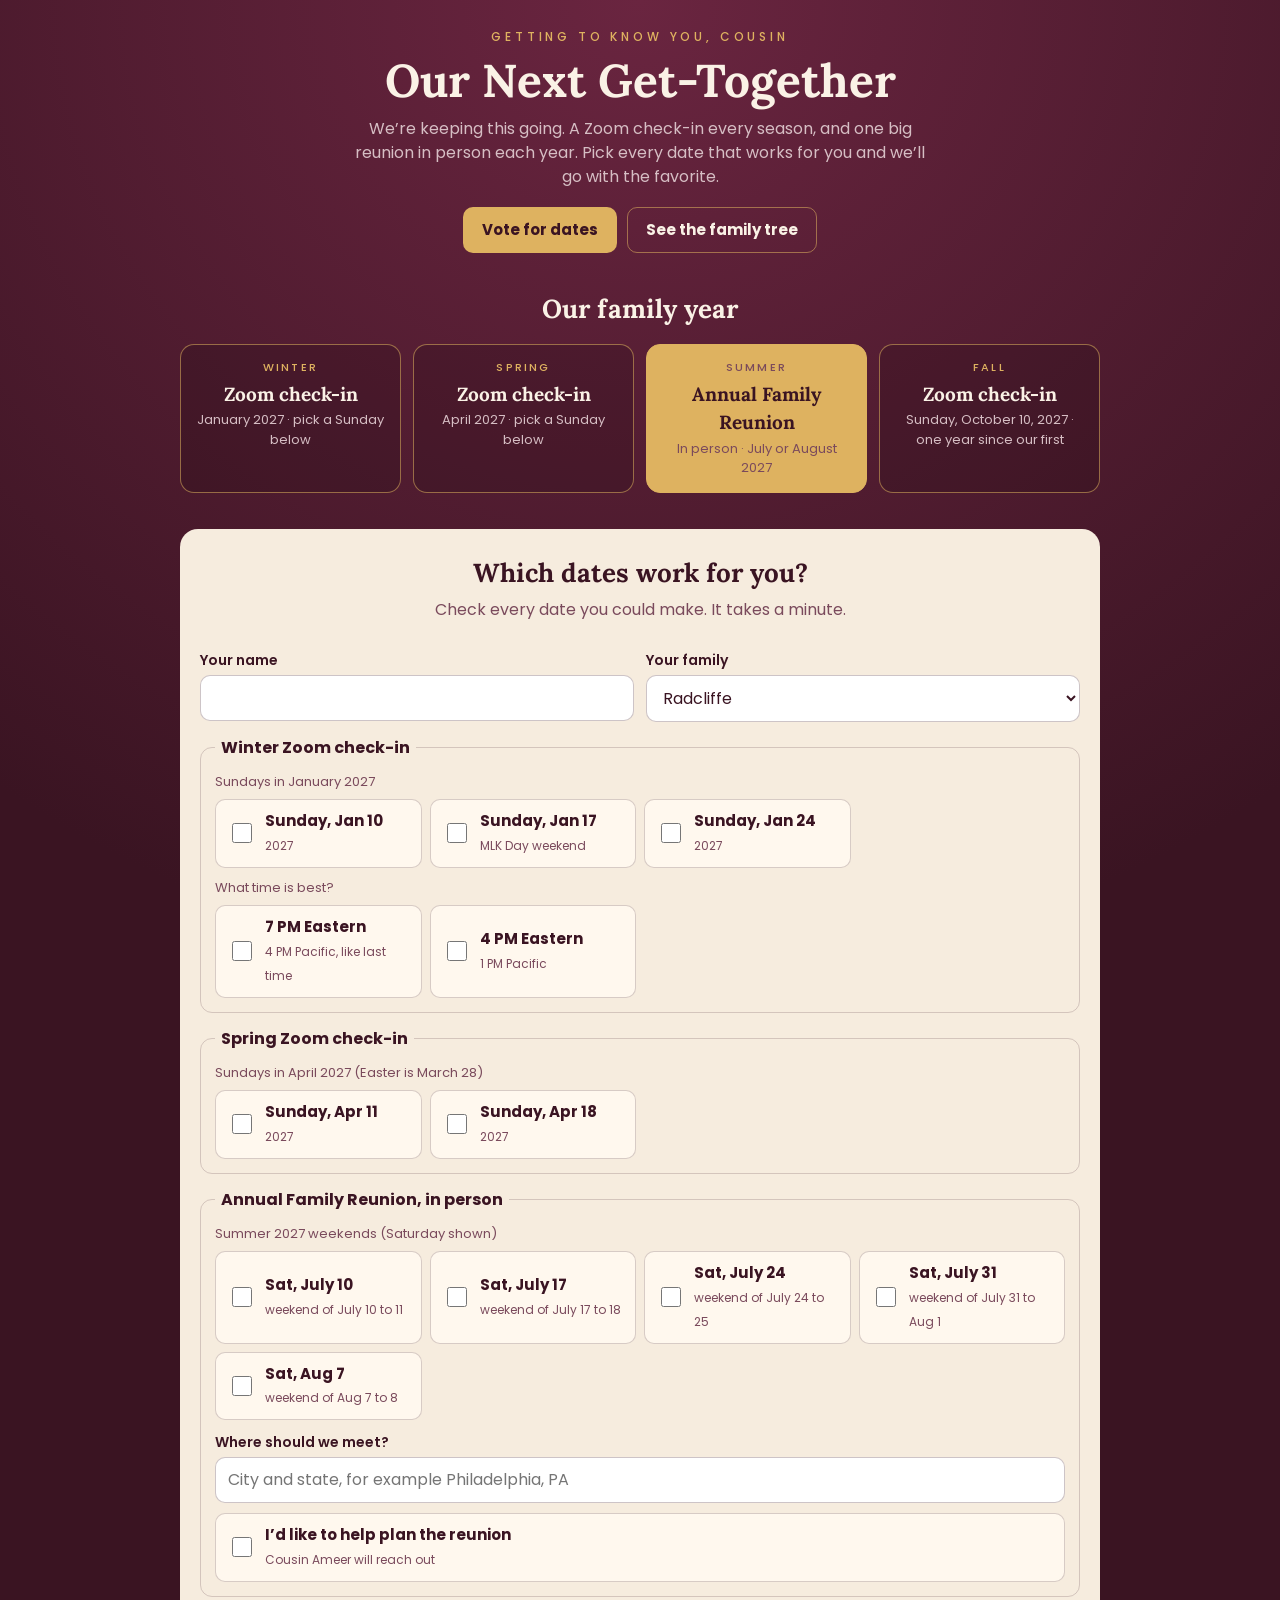
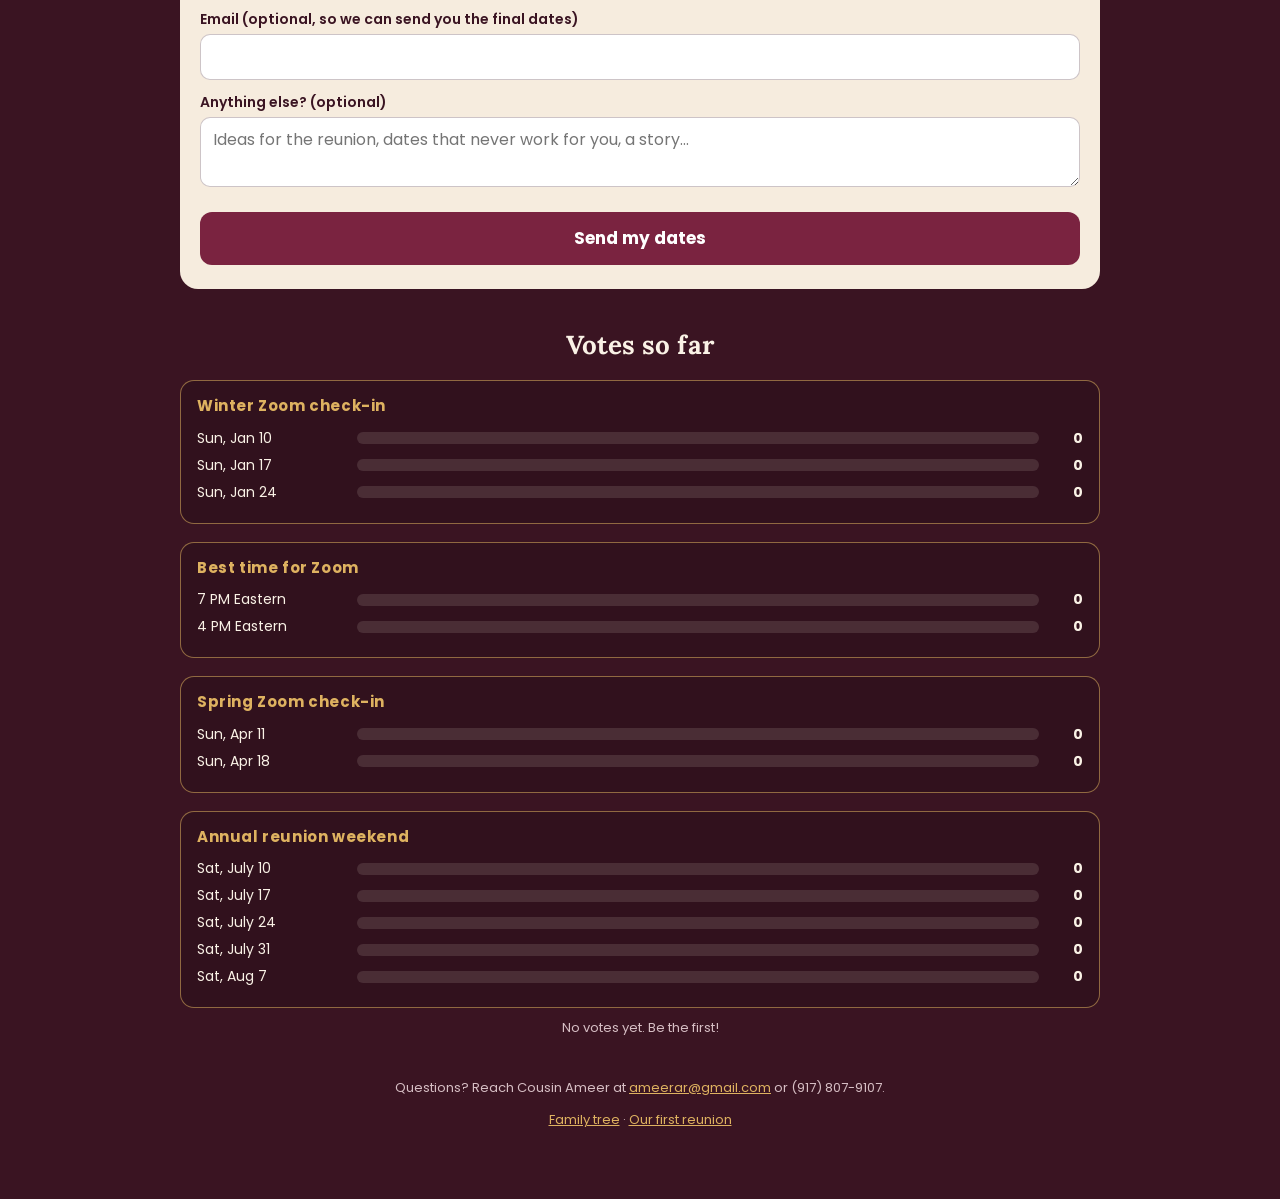
<file: next/index.html>
<!doctype html>
<html lang="en">
<head>
<meta charset="utf-8">
<meta name="viewport" content="width=device-width, initial-scale=1">
<meta name="robots" content="noindex">
<title>Our Next Get-Together · Radcliffe, 3 Sisters &amp; Shelton</title>
<meta property="og:title" content="Our Next Get-Together · Radcliffe, 3 Sisters & Shelton">
<meta property="og:description" content="Pick the dates that work for you: quarterly Zoom check-ins and our annual family reunion.">
<meta property="og:image" content="https://ameerar2322.github.io/family-zoom/preview.png">
<link rel="icon" href="../favicon.svg" type="image/svg+xml">
<link rel="preconnect" href="https://fonts.googleapis.com">
<link rel="preconnect" href="https://fonts.gstatic.com" crossorigin>
<link rel="stylesheet" href="https://fonts.googleapis.com/css2?family=Lora:ital,wght@0,500;0,700;1,500&family=Poppins:wght@400;500;700&display=swap">
<style>
  :root {
    color-scheme: dark;
    --plum: #3a1422; --plum-2: #4d1a2e; --cream: #faf2e6; --card: #f6ecde; --ink: #3a1422; --ink-soft: #7a4a5c;
    --gold: #deb260; --rose: #e87084; --muted: #d6bec4; --line: rgba(222,178,96,0.55);
    --display: "Lora", Georgia, serif; --body: "Poppins", "Segoe UI", Helvetica, Arial, sans-serif;
  }
  * { box-sizing: border-box; }
  [hidden] { display: none !important; }
  html { background: var(--plum); }
  body { margin: 0; background: var(--plum); background-image: radial-gradient(120% 50% at 50% 0%, #6a2540 0%, var(--plum) 70%); color: var(--cream); font-family: var(--body); font-size: 16px; line-height: 1.5; padding: 28px 16px 56px; }
  .wrap { max-width: 920px; margin: 0 auto; }
  header { text-align: center; }
  .eyebrow { margin: 0; color: var(--gold); font-size: 12px; font-weight: 500; letter-spacing: 0.32em; text-transform: uppercase; }
  h1 { font-family: var(--display); font-weight: 700; font-size: clamp(30px, 6vw, 46px); line-height: 1.1; margin: 10px 0 0; text-wrap: balance; }
  h2 { font-family: var(--display); font-weight: 700; font-size: 26px; margin: 0 0 6px; text-align: center; }
  .sub { margin: 10px auto 0; max-width: 36em; color: var(--muted); }
  .actions { display: flex; flex-wrap: wrap; gap: 10px; justify-content: center; margin-top: 18px; }
  .btn { font: inherit; font-weight: 700; font-size: 15px; border-radius: 10px; padding: 11px 18px; cursor: pointer; text-decoration: none; border: 1.5px solid transparent; display: inline-block; }
  .btn-gold { background: var(--gold); color: var(--ink); }
  .btn-line { background: transparent; color: var(--cream); border-color: var(--line); }
  .btn:focus-visible, input:focus-visible, select:focus-visible, textarea:focus-visible { outline: 3px solid var(--gold); outline-offset: 2px; }
  section { margin-top: 36px; }
  .year { display: grid; grid-template-columns: repeat(4, 1fr); gap: 12px; margin-top: 16px; }
  .season { border: 1.5px solid var(--line); border-radius: 14px; padding: 14px; background: rgba(0,0,0,0.14); text-align: center; }
  .season.big { background: var(--gold); color: var(--ink); border-color: var(--gold); }
  .season .k { font-size: 11px; letter-spacing: .2em; text-transform: uppercase; color: var(--gold); font-weight: 500; }
  .season.big .k { color: var(--ink-soft); }
  .season .t { font-family: var(--display); font-weight: 700; font-size: 19px; margin: 4px 0 2px; }
  .season .d { font-size: 13px; color: var(--muted); }
  .season.big .d { color: var(--ink-soft); }
  .panel { color-scheme: light; background: var(--card); color: var(--ink); border-radius: 18px; padding: 24px 20px; }
  .panel h2 { color: var(--ink); }
  .panel .lede { text-align: center; color: var(--ink-soft); margin: 0 0 16px; }
  fieldset { border: 1.5px solid rgba(58,20,34,0.18); border-radius: 12px; margin: 14px 0 0; padding: 12px 14px 14px; }
  legend { font-weight: 700; padding: 0 6px; }
  .hint { font-size: 13px; color: var(--ink-soft); margin: 0 0 8px; }
  .opts { display: grid; grid-template-columns: repeat(auto-fill, minmax(190px, 1fr)); gap: 8px; }
  .opt { display: flex; gap: 10px; align-items: center; border: 1.5px solid rgba(58,20,34,0.2); border-radius: 10px; padding: 10px 12px; cursor: pointer; background: #fff8ee; }
  .opt input { width: 20px; height: 20px; accent-color: #7a2340; flex: none; }
  .opt:has(input:checked) { border-color: #7a2340; background: #fbe6ea; }
  .opt b { display: block; font-size: 15px; }
  .opt small { color: var(--ink-soft); font-size: 12px; }
  .row2 { display: grid; grid-template-columns: 1fr 1fr; gap: 12px; }
  .field { margin-top: 12px; }
  .field label { display: block; font-weight: 600; font-size: 14px; margin-bottom: 4px; }
  input[type=text], input[type=email], select, textarea { width: 100%; font: inherit; padding: 10px 12px; border-radius: 10px; border: 1.5px solid rgba(58,20,34,0.25); background: #fff; color: var(--ink); }
  textarea { min-height: 70px; resize: vertical; }
  .send { margin-top: 18px; width: 100%; font: inherit; font-weight: 700; font-size: 17px; padding: 14px; border-radius: 12px; border: 0; background: #7a2340; color: #fff; cursor: pointer; }
  .send:disabled { opacity: .6; }
  .msg { margin: 12px 0 0; padding: 12px 14px; border-radius: 10px; font-weight: 500; }
  .msg.ok { background: #e3f3e6; color: #1d5a2c; }
  .msg.err { background: #fde7ea; color: #8a1c33; }
  .msg a { color: inherit; }
  .tally { display: grid; gap: 18px; margin-top: 16px; }
  .tgroup { border: 1.5px solid var(--line); border-radius: 14px; padding: 14px 16px; background: rgba(0,0,0,0.14); }
  .tgroup h3 { margin: 0 0 10px; font-size: 15px; letter-spacing: .04em; color: var(--gold); }
  .bar { display: grid; grid-template-columns: 150px 1fr 34px; gap: 10px; align-items: center; margin: 6px 0; font-size: 14px; }
  .track { height: 12px; border-radius: 999px; background: rgba(250,242,230,0.12); overflow: hidden; }
  .fill { height: 100%; background: var(--gold); border-radius: 999px; transition: width .4s; }
  .lead .fill { background: var(--rose); }
  .lead .lbl::after { content: " \2605"; color: var(--rose); }
  .n { text-align: right; font-weight: 700; }
  .places { font-size: 14px; color: var(--muted); margin-top: 8px; }
  .updated { text-align: center; font-size: 13px; color: var(--muted); margin-top: 10px; }
  footer { text-align: center; color: var(--muted); font-size: 13px; margin-top: 40px; }
  footer a { color: var(--gold); }
  @media (max-width: 720px) {
    .year { grid-template-columns: 1fr 1fr; }
    .row2 { grid-template-columns: 1fr; }
    .bar { grid-template-columns: 110px 1fr 28px; }
  }
</style>
</head>
<body>
<div class="wrap">
  <header>
    <p class="eyebrow">Getting to know you, cousin</p>
    <h1>Our Next Get-Together</h1>
    <p class="sub">We&rsquo;re keeping this going. A Zoom check-in every season, and one big reunion in person each year. Pick every date that works for you and we&rsquo;ll go with the favorite.</p>
    <div class="actions">
      <a class="btn btn-gold" href="#vote">Vote for dates</a>
      <a class="btn btn-line" href="../tree/">See the family tree</a>
    </div>
  </header>

  <section aria-label="Our year">
    <h2>Our family year</h2>
    <div class="year">
      <div class="season"><div class="k">Winter</div><div class="t">Zoom check-in</div><div class="d">January 2027 &middot; pick a Sunday below</div></div>
      <div class="season"><div class="k">Spring</div><div class="t">Zoom check-in</div><div class="d">April 2027 &middot; pick a Sunday below</div></div>
      <div class="season big"><div class="k">Summer</div><div class="t">Annual Family Reunion</div><div class="d">In person &middot; July or August 2027</div></div>
      <div class="season"><div class="k">Fall</div><div class="t">Zoom check-in</div><div class="d">Sunday, October 10, 2027 &middot; one year since our first</div></div>
    </div>
  </section>

  <section id="vote">
    <form class="panel" id="voteform" novalidate>
      <h2>Which dates work for you?</h2>
      <p class="lede">Check every date you could make. It takes a minute.</p>

      <div class="row2">
        <div class="field"><label for="name">Your name</label><input type="text" id="name" name="name" autocomplete="name" required></div>
        <div class="field"><label for="family">Your family</label>
          <select id="family" name="family"><option>Radcliffe</option><option>3 Sisters</option><option>Shelton</option><option>Not sure</option></select></div>
      </div>

      <fieldset>
        <legend>Winter Zoom check-in</legend>
        <p class="hint">Sundays in January 2027</p>
        <div class="opts" data-group="winter">
          <label class="opt"><input type="checkbox" value="2027-01-10"><span><b>Sunday, Jan 10</b><small>2027</small></span></label>
          <label class="opt"><input type="checkbox" value="2027-01-17"><span><b>Sunday, Jan 17</b><small>MLK Day weekend</small></span></label>
          <label class="opt"><input type="checkbox" value="2027-01-24"><span><b>Sunday, Jan 24</b><small>2027</small></span></label>
        </div>
        <p class="hint" style="margin-top:10px">What time is best?</p>
        <div class="opts" data-group="time">
          <label class="opt"><input type="checkbox" value="7 PM Eastern"><span><b>7 PM Eastern</b><small>4 PM Pacific, like last time</small></span></label>
          <label class="opt"><input type="checkbox" value="4 PM Eastern"><span><b>4 PM Eastern</b><small>1 PM Pacific</small></span></label>
        </div>
      </fieldset>

      <fieldset>
        <legend>Spring Zoom check-in</legend>
        <p class="hint">Sundays in April 2027 (Easter is March 28)</p>
        <div class="opts" data-group="spring">
          <label class="opt"><input type="checkbox" value="2027-04-11"><span><b>Sunday, Apr 11</b><small>2027</small></span></label>
          <label class="opt"><input type="checkbox" value="2027-04-18"><span><b>Sunday, Apr 18</b><small>2027</small></span></label>
        </div>
      </fieldset>

      <fieldset>
        <legend>Annual Family Reunion, in person</legend>
        <p class="hint">Summer 2027 weekends (Saturday shown)</p>
        <div class="opts" data-group="annual">
          <label class="opt"><input type="checkbox" value="2027-07-10"><span><b>Sat, July 10</b><small>weekend of July 10 to 11</small></span></label>
          <label class="opt"><input type="checkbox" value="2027-07-17"><span><b>Sat, July 17</b><small>weekend of July 17 to 18</small></span></label>
          <label class="opt"><input type="checkbox" value="2027-07-24"><span><b>Sat, July 24</b><small>weekend of July 24 to 25</small></span></label>
          <label class="opt"><input type="checkbox" value="2027-07-31"><span><b>Sat, July 31</b><small>weekend of July 31 to Aug 1</small></span></label>
          <label class="opt"><input type="checkbox" value="2027-08-07"><span><b>Sat, Aug 7</b><small>weekend of Aug 7 to 8</small></span></label>
        </div>
        <div class="field"><label for="place">Where should we meet?</label><input type="text" id="place" name="place" placeholder="City and state, for example Philadelphia, PA"></div>
        <label class="opt" style="margin-top:10px"><input type="checkbox" id="help"><span><b>I&rsquo;d like to help plan the reunion</b><small>Cousin Ameer will reach out</small></span></label>
      </fieldset>

      <div class="field"><label for="email">Email (optional, so we can send you the final dates)</label><input type="email" id="email" name="email" autocomplete="email"></div>
      <div class="field"><label for="note">Anything else? (optional)</label><textarea id="note" name="note" placeholder="Ideas for the reunion, dates that never work for you, a story..."></textarea></div>

      <button class="send" id="send" type="submit">Send my dates</button>
      <p class="msg" id="msg" hidden></p>
    </form>
  </section>

  <section aria-label="Votes so far">
    <h2>Votes so far</h2>
    <div class="tally" id="tally"></div>
    <p class="updated" id="updated"></p>
  </section>

  <footer>
    <p>Questions? Reach Cousin Ameer at <a href="mailto:ameerar@gmail.com">ameerar@gmail.com</a> or (917) 807-9107.</p>
    <p><a href="../tree/">Family tree</a> &middot; <a href="../">Our first reunion</a></p>
  </footer>
</div>

<script>
(function () {
  var LABELS = {
    winter: { "2027-01-10": "Sun, Jan 10", "2027-01-17": "Sun, Jan 17", "2027-01-24": "Sun, Jan 24" },
    time: { "7 PM Eastern": "7 PM Eastern", "4 PM Eastern": "4 PM Eastern" },
    spring: { "2027-04-11": "Sun, Apr 11", "2027-04-18": "Sun, Apr 18" },
    annual: { "2027-07-10": "Sat, July 10", "2027-07-17": "Sat, July 17", "2027-07-24": "Sat, July 24", "2027-07-31": "Sat, July 31", "2027-08-07": "Sat, Aug 7" }
  };
  var TITLES = { winter: "Winter Zoom check-in", time: "Best time for Zoom", spring: "Spring Zoom check-in", annual: "Annual reunion weekend" };
  function el(t, c, x) { var e = document.createElement(t); if (c) e.className = c; if (x != null) e.textContent = x; return e; }

  // My own vote is shown right away (saved in this browser); everyone's votes come from data/votes.json, updated hourly.
  function myVote() { try { return JSON.parse(localStorage.getItem("fz-vote") || "null"); } catch (e) { return null; } }

  function render(v) {
    var mine = myVote(), counted = v && mine && v.updated && mine.t < Date.parse(v.updated);
    var box = document.getElementById("tally"); box.innerHTML = "";
    Object.keys(LABELS).forEach(function (g) {
      var counts = {}, max = 0;
      Object.keys(LABELS[g]).forEach(function (k) {
        var n = (v && v[g] && v[g][k]) || 0;
        if (mine && !counted && mine[g] && mine[g].indexOf(k) > -1) n += 1;
        counts[k] = n; if (n > max) max = n;
      });
      var grp = el("div", "tgroup"); grp.appendChild(el("h3", null, TITLES[g]));
      Object.keys(LABELS[g]).forEach(function (k) {
        var row = el("div", "bar" + (max > 0 && counts[k] === max ? " lead" : ""));
        row.appendChild(el("span", "lbl", LABELS[g][k]));
        var tr = el("div", "track"), f = el("div", "fill"); f.style.width = (max ? Math.round(counts[k] / max * 100) : 0) + "%"; tr.appendChild(f); row.appendChild(tr);
        row.appendChild(el("span", "n", String(counts[k])));
        grp.appendChild(row);
      });
      if (g === "annual" && v && v.places && Object.keys(v.places).length) {
        var p = Object.keys(v.places).sort(function (a, b) { return v.places[b] - v.places[a]; }).map(function (k) { return k + " (" + v.places[k] + ")"; });
        grp.appendChild(el("p", "places", "Places suggested: " + p.join(", ")));
      }
      box.appendChild(grp);
    });
    var voters = (v && v.voters) || 0; if (mine && !counted) voters += 1;
    document.getElementById("updated").textContent = voters
      ? voters + (voters === 1 ? " cousin has" : " cousins have") + " voted. The leading date in each group is marked ★. Totals update every hour."
      : "No votes yet. Be the first!";
  }

  fetch("../data/votes.json?v=" + Date.now()).then(function (r) { return r.ok ? r.json() : null; }).catch(function () { return null; }).then(render);

  var ENDPOINT = "https://formsubmit.co/ajax/ameer@simplicityitinc.com";
  var form = document.getElementById("voteform"), msg = document.getElementById("msg"), send = document.getElementById("send");
  function picked(g) { return Array.prototype.map.call(form.querySelectorAll('[data-group="' + g + '"] input:checked'), function (i) { return i.value; }); }
  function say(t, cls) { msg.textContent = t; msg.className = "msg " + cls; msg.hidden = false; }

  form.addEventListener("submit", function (e) {
    e.preventDefault();
    var name = form.name.value.trim(), email = form.email.value.trim();
    if (!name) { say("Please add your name.", "err"); form.name.focus(); return; }
    if (email && !/^[^@\s]+@[^@\s]+\.[^@\s]+$/.test(email)) { say("Please check your email address.", "err"); return; }
    var vote = { winter: picked("winter"), time: picked("time"), spring: picked("spring"), annual: picked("annual") };
    if (!vote.winter.length && !vote.spring.length && !vote.annual.length) { say("Please check at least one date.", "err"); return; }
    function names(g) { return vote[g].map(function (k) { return LABELS[g][k]; }).join(", ") || "(none)"; }
    var data = {
      "Name": name, "Family": form.family.value,
      "Winter check-in": names("winter"), "Best time": names("time"),
      "Spring check-in": names("spring"), "Annual reunion": names("annual"),
      "Where to meet": form.place.value.trim() || "(no suggestion)",
      "Wants to help plan": document.getElementById("help").checked ? "Yes" : "No",
      "Notes": form.note.value.trim(),
      "Codes": JSON.stringify(vote),
      _subject: "Date vote: " + name, _template: "table", _captcha: "false", _cc: "ameerar@gmail.com"
    };
    if (email) { data.email = email; data._replyto = email; }
    send.disabled = true; send.textContent = "Sending…";
    function done() {
      vote.t = Date.now();
      try { localStorage.setItem("fz-vote", JSON.stringify(vote)); } catch (x) {}
      send.disabled = false; send.textContent = "Change my dates";
      say("Thank you, " + name.split(" ")[0] + "! Your dates are in. You can see them in the totals below.", "ok");
      fetch("../data/votes.json?v=" + Date.now()).then(function (r) { return r.ok ? r.json() : null; }).catch(function () { return null; }).then(render);
    }
    fetch(ENDPOINT, { method: "POST", headers: { "Content-Type": "application/json", "Accept": "application/json" }, body: JSON.stringify(data) })
      .then(function (r) { if (!r.ok) throw 0; return r.json(); })
      .then(function (j) { if (j && (j.success === false || j.success === "false")) throw 0; done(); })
      .catch(function () {
        send.disabled = false; send.textContent = "Send my dates";
        var lines = Object.keys(data).filter(function (k) { return k.charAt(0) !== "_"; }).map(function (k) { return k + ": " + data[k]; });
        var href = "mailto:ameerar@gmail.com,ameer@simplicityitinc.com?subject=" + encodeURIComponent(data._subject) + "&body=" + encodeURIComponent(lines.join("\n"));
        msg.className = "msg err"; msg.hidden = false; msg.textContent = "Our form is busy right now. ";
        var a = el("a", null, "Tap here to send your dates by email instead"); a.href = href; msg.appendChild(a);
        msg.appendChild(document.createTextNode(", nothing to retype."));
      });
  });
})();
</script>
</body>
</html>
</file>
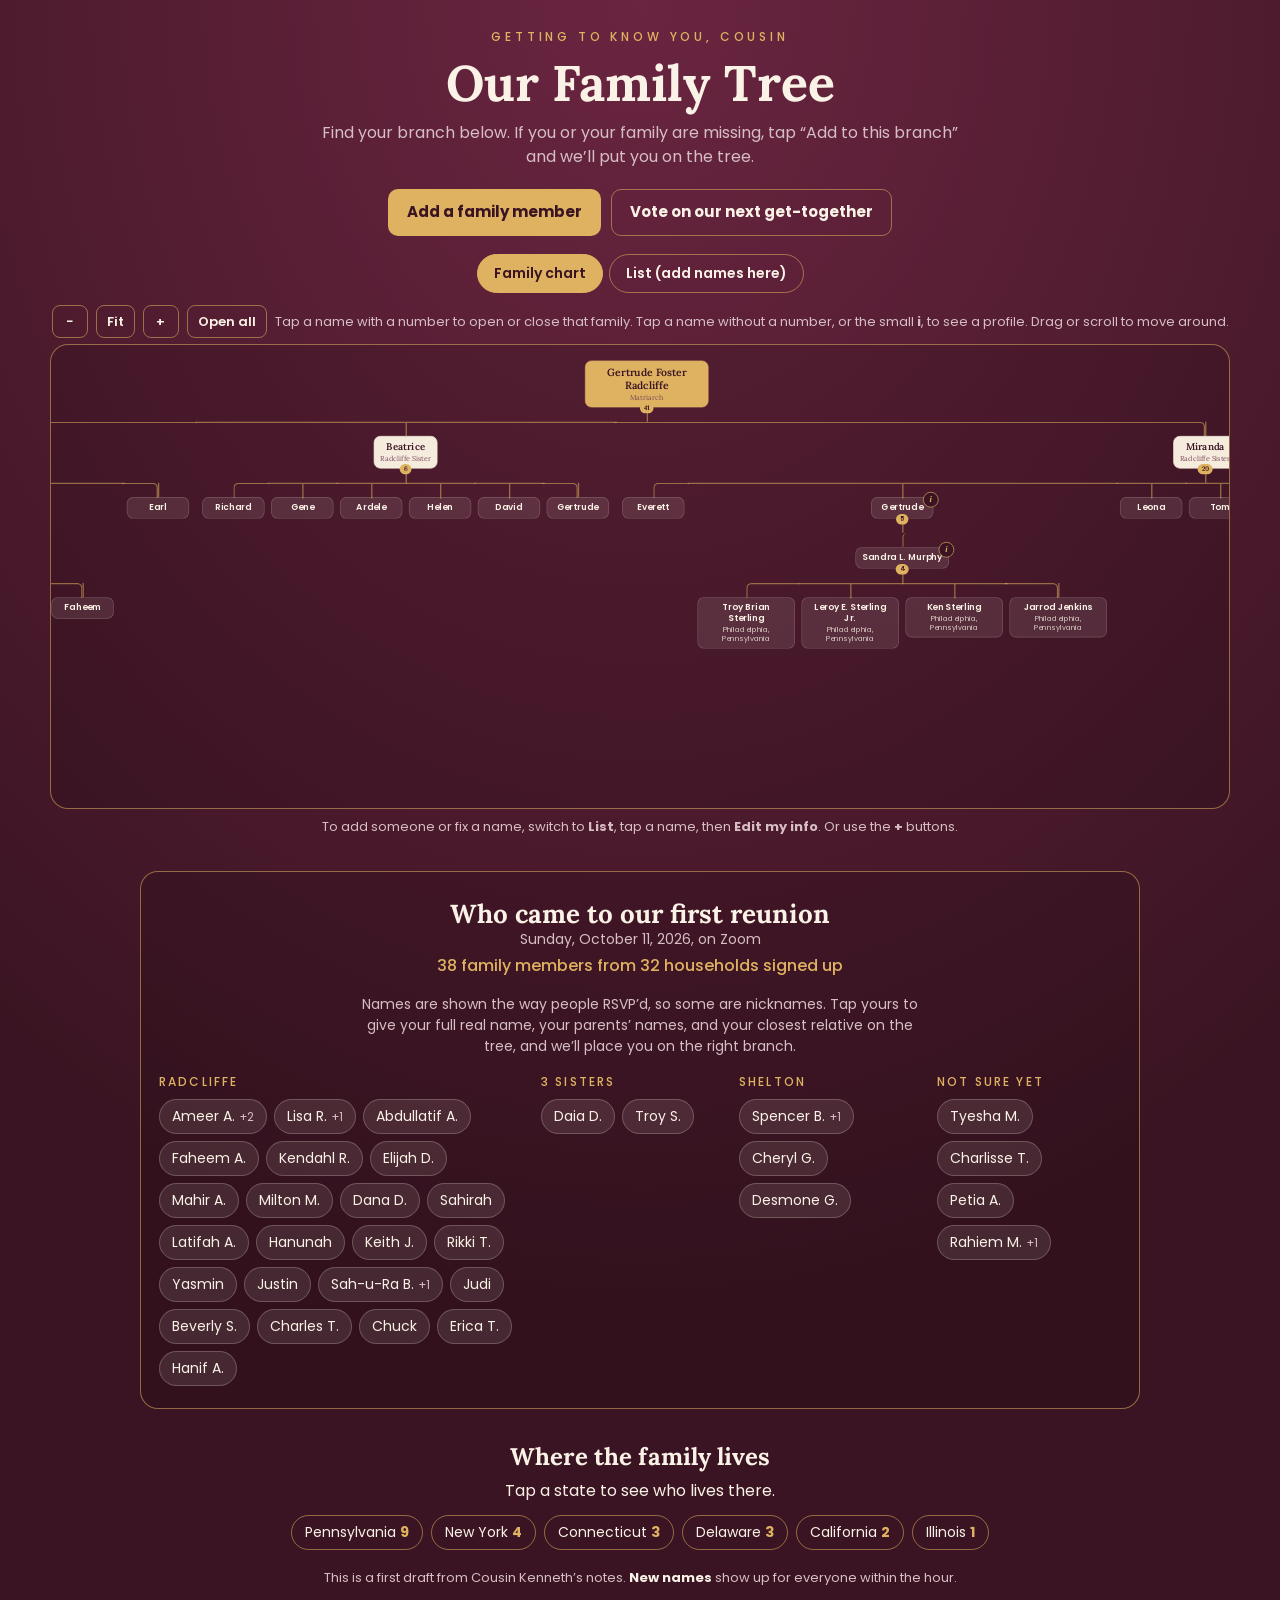
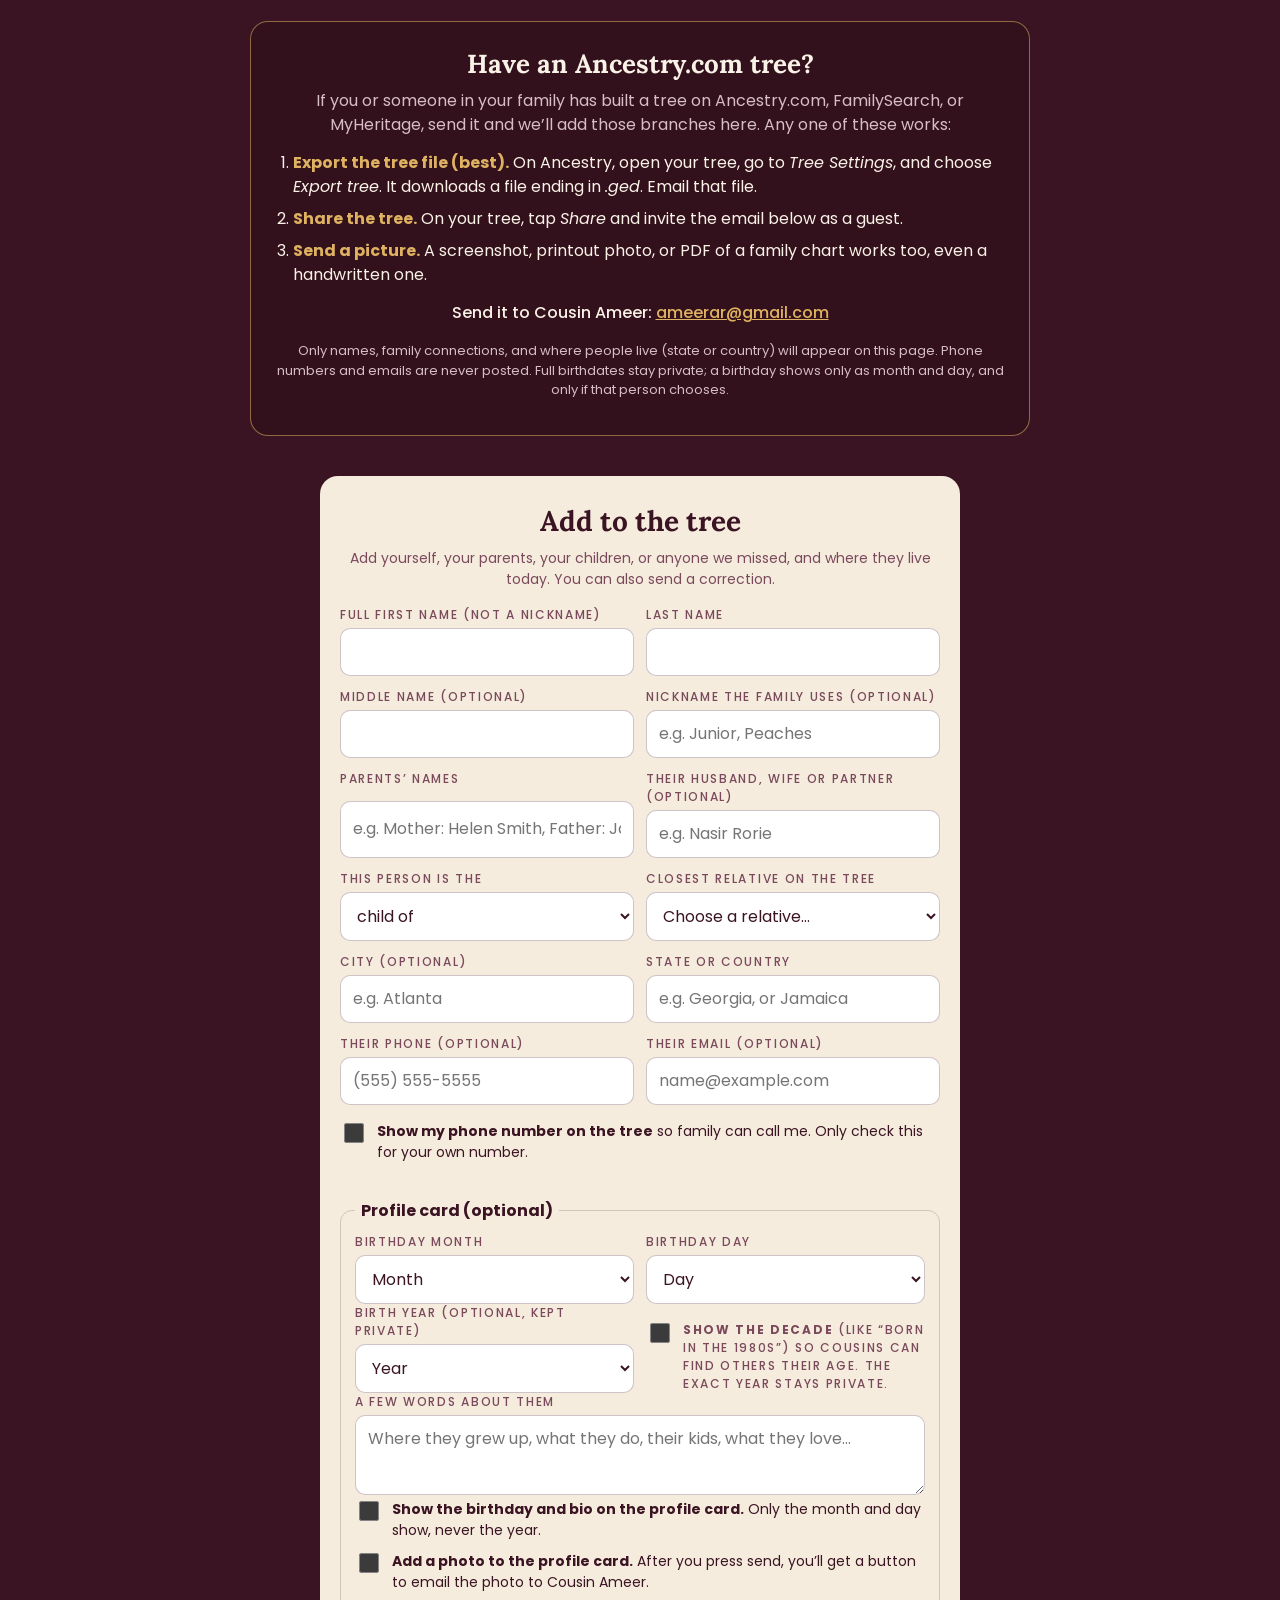
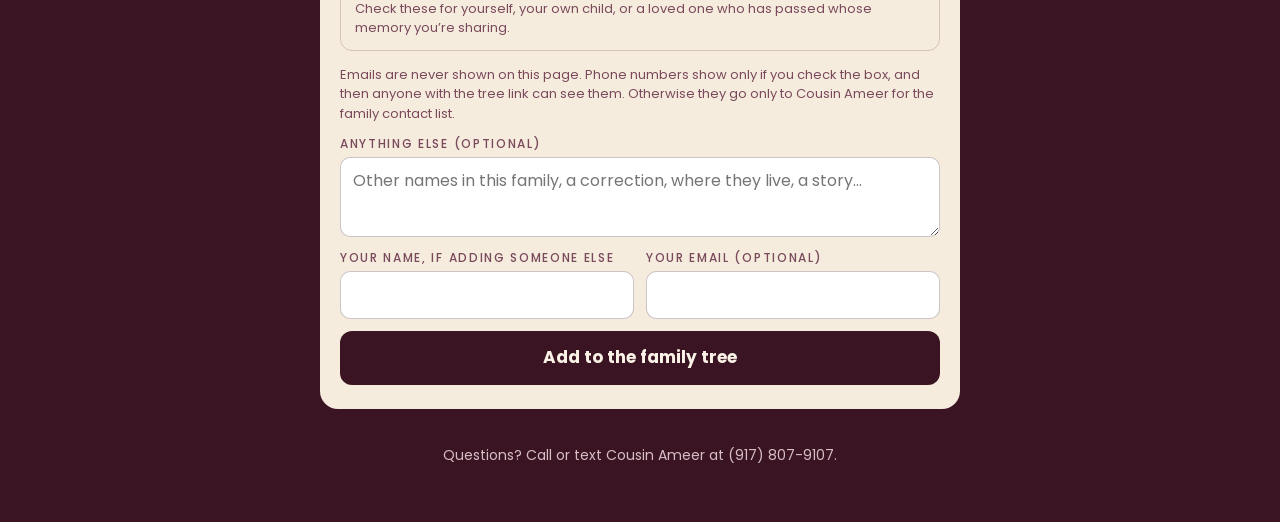
<file: tree/index.html>
<!doctype html>
<html lang="en">
<head>
<meta charset="utf-8">
<meta name="viewport" content="width=device-width, initial-scale=1">
<meta name="robots" content="noindex">
<title>Our Family Tree · Radcliffe, 3 Sisters &amp; Shelton</title>
<meta property="og:title" content="Our Family Tree · Radcliffe, 3 Sisters & Shelton">
<meta property="og:description" content="Find your branch and add your name to the family tree.">
<meta property="og:image" content="https://ameerar2322.github.io/family-zoom/preview.png">
<link rel="icon" href="../favicon.svg" type="image/svg+xml">
<link rel="preconnect" href="https://fonts.googleapis.com">
<link rel="preconnect" href="https://fonts.gstatic.com" crossorigin>
<link rel="stylesheet" href="https://fonts.googleapis.com/css2?family=Lora:ital,wght@0,500;0,700;1,500&family=Poppins:wght@400;500;700&display=swap">
<style>
  :root {
    color-scheme: dark;
    --plum: #3a1422; --plum-2: #4d1a2e; --plum-3: #5f2239;
    --cream: #faf2e6; --card: #f6ecde; --ink: #3a1422; --ink-soft: #7a4a5c;
    --gold: #deb260; --gold-deep: #c99a44; --rose: #e87084; --muted: #d6bec4;
    --line: rgba(222,178,96,0.55);
    --display: "Lora", Georgia, serif;
    --body: "Poppins", "Segoe UI", Helvetica, Arial, sans-serif;
  }
  * { box-sizing: border-box; }
  [hidden] { display: none !important; }
  html { background: var(--plum); }
  body { margin: 0; background: var(--plum); background-image: radial-gradient(120% 50% at 50% 0%, #6a2540 0%, var(--plum) 70%); color: var(--cream); font-family: var(--body); font-size: 16px; line-height: 1.5; padding-inline: 16px; padding-block: 28px 56px; min-height: 100%; }
  .wrap { max-width: 1180px; margin: 0 auto; }
  header { text-align: center; }
  .eyebrow { margin: 0; color: var(--gold); font-size: 12px; font-weight: 500; letter-spacing: 0.32em; text-transform: uppercase; }
  h1 { font-family: var(--display); font-weight: 700; font-size: clamp(32px, 6vw, 50px); line-height: 1.1; margin: 10px 0 0; text-wrap: balance; }
  .sub { margin: 10px auto 0; max-width: 40em; color: var(--muted); }
  .actions { display: flex; flex-wrap: wrap; gap: 10px; justify-content: center; margin-top: 20px; }
  .btn { font: inherit; font-weight: 700; font-size: 15px; border-radius: 10px; padding: 11px 18px; cursor: pointer; text-decoration: none; border: 1.5px solid transparent; }
  .btn-gold { background: var(--gold); color: var(--ink); }
  .btn-gold:hover { background: #ebc272; }
  .btn-line { background: transparent; color: var(--cream); border-color: var(--line); }
  .btn-line:hover { background: rgba(222,178,96,0.12); }
  .btn:focus-visible, input:focus-visible, select:focus-visible, textarea:focus-visible { outline: 3px solid var(--gold); outline-offset: 2px; }

  /* tree */
  .roots { display: grid; grid-template-columns: 2.2fr 1fr; gap: 22px; margin-top: 36px; align-items: start; }
  .branch { border: 1.5px solid var(--line); border-radius: 18px; padding: 22px 18px 20px; background: rgba(0,0,0,0.12); }
  .ancestor { text-align: center; }
  .ancestor .role { font-size: 11px; letter-spacing: 0.22em; text-transform: uppercase; color: var(--gold); font-weight: 500; }
  .ancestor .name { font-family: var(--display); font-weight: 700; font-size: 26px; margin-top: 4px; }
  .ancestor .note { font-size: 13px; color: var(--muted); margin-top: 2px; }
  .stem { width: 2px; height: 22px; background: var(--line); margin: 12px auto 0; }
  .sisters { display: grid; grid-template-columns: repeat(3, 1fr); gap: 14px; position: relative; padding-top: 22px; }
  .sisters::before { content: ""; position: absolute; top: 0; left: 16.66%; right: 16.66%; height: 2px; background: var(--line); }
  .sister { position: relative; }
  .unplaced { margin: 26px auto 0; max-width: 420px; border: 2px dashed var(--line); border-radius: 16px; padding: 14px; }
  .unplaced .unote { font-size: 14px; opacity: .8; margin: 10px 4px; text-align: center; }
  .unplaced .kids { margin-top: 6px; }
  .sister::before { content: ""; position: absolute; top: -22px; left: 50%; width: 2px; height: 22px; background: var(--line); }
  .person { background: var(--card); color: var(--ink); border-radius: 12px; padding: 12px 14px; text-align: center; }
  .person.lead { background: var(--gold); }
  .person .n { font-family: var(--display); font-weight: 700; font-size: 20px; line-height: 1.2; }
  .person .r { font-size: 11px; letter-spacing: 0.16em; text-transform: uppercase; color: var(--ink-soft); font-weight: 500; }
  .kids { list-style: none; margin: 10px 0 0; padding: 0 0 0 14px; border-left: 2px solid var(--line); display: grid; gap: 7px; }
  .kids li { position: relative; }
  .kids li::before { content: ""; position: absolute; left: -14px; top: 18px; width: 12px; height: 2px; background: var(--line); }
  .kid { background: rgba(250,242,230,0.1); border: 1px solid rgba(250,242,230,0.18); border-radius: 9px; padding: 7px 11px; font-weight: 500; font-size: 15px; }
  .kid .sp { display: block; font-size: 12px; color: var(--muted); font-weight: 400; }
  .kid.new { border-color: var(--rose); border-width: 2px; }
  .kid .sent { color: var(--rose); font-weight: 600; }
  .fnode.pend { border: 2px dashed var(--rose); }
  .add-here { margin-top: 10px; width: 100%; font: inherit; font-size: 13px; font-weight: 500; color: var(--gold); background: transparent; border: 1.5px dashed var(--line); border-radius: 9px; padding: 7px; cursor: pointer; }
  .add-here:hover { background: rgba(222,178,96,0.1); }
  .empty { margin-top: 14px; text-align: center; color: var(--muted); font-size: 14px; border: 1.5px dashed var(--line); border-radius: 12px; padding: 18px 12px; }
  .sib-tie { text-align: center; font-size: 12px; color: var(--gold); letter-spacing: 0.18em; text-transform: uppercase; margin-top: 8px; }

  /* Chart view: traditional top-down family tree */
  .viewtabs { display: flex; justify-content: center; gap: 6px; margin: 18px auto 0; }
  .viewtabs button { font: inherit; font-size: 14px; font-weight: 600; padding: 8px 16px; border-radius: 999px; border: 1.5px solid var(--line); background: transparent; color: var(--cream); cursor: pointer; }
  .viewtabs button[aria-pressed="true"] { background: var(--gold); color: var(--ink); border-color: var(--gold); }
  body.zoom .viewtabs { display: none; }
  .chartbar { display: flex; justify-content: center; align-items: center; gap: 8px; margin: 12px 0 6px; font-size: 13px; color: var(--muted); flex-wrap: wrap; }
  .chartbar button { font: inherit; font-size: 13px; font-weight: 600; min-width: 36px; padding: 6px 10px; border-radius: 8px; border: 1.5px solid var(--line); background: transparent; color: var(--cream); cursor: pointer; }
  .chartwrap { overflow: auto; border: 1.5px solid var(--line); border-radius: 18px; background: rgba(0,0,0,0.12); max-height: 78vh; -webkit-overflow-scrolling: touch; }
  .chartinner { transform-origin: 0 0; padding: 24px; width: max-content; }
  .fchart, .fchart ul { list-style: none; margin: 0; padding: 0; }
  .fchart { display: flex; gap: 40px; align-items: flex-start; }
  .fchart ul { display: flex; justify-content: center; padding-top: 22px; position: relative; }
  .fchart li { flex-shrink: 0; position: relative; padding: 22px 5px 0; text-align: center; display: flex; flex-direction: column; align-items: center; }
  .fchart > li { padding-top: 0; }
  .fchart ul > li::before, .fchart ul > li::after { content: ""; position: absolute; top: 0; right: 50%; width: 50%; height: 22px; border-top: 2px solid var(--line); }
  .fchart ul > li::after { right: auto; left: 50%; border-left: 2px solid var(--line); }
  .fchart ul > li:only-child::before { display: none; }
  .fchart ul > li:only-child::after { border-top: 0; }
  .fchart ul > li:first-child::before, .fchart ul > li:last-child::after { border-top: 0; }
  .fchart ul > li:last-child::before { border-right: 2px solid var(--line); border-radius: 0 8px 0 0; }
  .fchart ul > li:first-child::after { border-radius: 8px 0 0 0; }
  .fchart ul::before { content: ""; position: absolute; top: 0; left: 50%; height: 22px; border-left: 2px solid var(--line); }
  .fnode { display: inline-block; min-width: 96px; max-width: 150px; background: rgba(250,242,230,0.1); border: 1px solid rgba(250,242,230,0.22); border-radius: 10px; padding: 7px 9px; font-size: 13.5px; font-weight: 600; line-height: 1.25; color: var(--cream); position: relative; }
  .fnode.root { background: var(--gold); color: var(--ink); border-color: var(--gold); max-width: 190px; font-family: var(--display); font-size: 16px; }
  .fnode.sis { background: var(--card); color: var(--ink); border-color: var(--card); font-family: var(--display); font-size: 15px; }
  .fnode small { display: block; font-size: 11px; font-weight: 400; opacity: .78; margin-top: 2px; }
  .fnode.root small, .fnode.sis small { color: var(--ink-soft); opacity: 1; }
  .fnode.has { cursor: pointer; }
  .fnode .tog { position: absolute; left: 50%; bottom: -10px; transform: translateX(-50%); background: var(--gold); color: var(--ink); font-size: 10px; font-weight: 700; border-radius: 999px; padding: 0 6px; line-height: 16px; }
  .fchart li.closed > ul { display: none; }
  .fchart .sibtie { align-self: center; color: var(--gold); font-size: 11px; letter-spacing: .18em; text-transform: uppercase; writing-mode: vertical-rl; transform: rotate(180deg); }
  .chartnote { text-align: center; color: var(--muted); font-size: 13px; margin-top: 8px; }
  @media (max-width: 900px) {
    .roots { grid-template-columns: 1fr; }
    .sisters { grid-template-columns: 1fr; padding-top: 0; gap: 18px; }
    .sisters::before, .sister::before { display: none; }
  }

  .places { margin: 30px auto 0; max-width: 900px; text-align: center; }
  .places h2 { font-family: var(--display); font-size: 24px; margin: 0; }
  .chips { display: flex; flex-wrap: wrap; gap: 8px; justify-content: center; margin-top: 12px; }
  .chip { font: inherit; color: var(--cream); background: transparent; cursor: pointer; border: 1.5px solid var(--line); border-radius: 999px; padding: 6px 13px; font-size: 14px; }
  .chip:hover { background: rgba(222,178,96,0.12); }
  .chip[aria-expanded="true"] { background: var(--gold); color: var(--ink); border-color: var(--gold); }
  .chip[aria-expanded="true"] b { color: var(--ink); }
  .placewho { max-width: 560px; margin: 14px auto 0; border: 1.5px solid var(--line); border-radius: 14px; padding: 14px 16px; background: rgba(0,0,0,0.14); }
  .placewho h3 { margin: 0 0 8px; font-family: var(--display); font-size: 18px; text-align: center; }
  .placewho ul { list-style: none; margin: 0; padding: 0; display: grid; gap: 6px; }
  .placewho li { display: flex; flex-direction: column; gap: 1px; border-bottom: 1px solid rgba(250,242,230,0.1); padding-bottom: 6px; }
  .placewho li span { color: var(--muted); font-size: 13px; }
  .chip b { color: var(--gold); margin-left: 4px; }
  .kid .loc::before { content: "\1F4CD  "; }
  .legend { margin-top: 18px; text-align: center; font-size: 13px; color: var(--muted); }
  .legend b { color: var(--cream); }

  /* add form */
  .panel { max-width: 640px; margin: 40px auto 0; background: var(--card); color: var(--ink); border-radius: 18px; padding: 24px 20px; }
  .panel h2 { margin: 0; font-family: var(--display); font-size: 28px; text-align: center; }
  .panel .lede { margin: 6px 0 0; text-align: center; color: var(--ink-soft); font-size: 14px; }
  form { display: grid; gap: 12px; margin-top: 16px; }
  .field { display: grid; gap: 4px; }
  .field label { font-size: 12px; font-weight: 500; letter-spacing: 0.14em; text-transform: uppercase; color: var(--ink-soft); }
  .field input, .field select, .field textarea { font: inherit; font-size: 16px; color: var(--ink); background: #fff; border: 1.5px solid rgba(58,20,34,0.25); border-radius: 10px; padding: 11px 12px; width: 100%; }
  .field textarea { min-height: 80px; resize: vertical; }
  .row2 { display: grid; grid-template-columns: 1fr 1fr; gap: 12px; }
  @media (max-width: 520px) { .row2 { grid-template-columns: 1fr; } }
  .submit { font: inherit; font-weight: 700; font-size: 17px; color: var(--cream); background: var(--ink); border: 0; border-radius: 12px; padding: 14px; cursor: pointer; }
  .submit:disabled { opacity: 0.6; }
  .msg { margin: 0; text-align: center; font-size: 14px; }
  .msg.err { color: #a3243b; }
  .msg.ok { color: #2f6b3a; font-weight: 700; }
  footer { margin-top: 36px; text-align: center; color: var(--muted); font-size: 14px; }
  footer a { color: var(--gold); }
  body.zoom .panel, body.zoom .actions, body.zoom .legend, body.zoom footer, body.zoom .add-here { display: none !important; }
  body.zoom .sub { display: none; }
  .blank { border: 1.5px dashed rgba(250,242,230,0.45); border-radius: 9px; height: 34px; }
  .zoom-note { display: none; }
  body.zoom .zoom-note { display: block; margin: 12px auto 0; max-width: 46em; text-align: center; color: var(--gold); font-weight: 500; }
  .joining { margin: 34px auto 0; max-width: 1000px; border: 1.5px solid var(--line); border-radius: 18px; padding: 22px 18px; background: rgba(0,0,0,0.12); text-align: center; }
  .joining h2 { font-family: var(--display); font-size: 26px; margin: 0; }
  .joining .count { color: var(--gold); font-weight: 500; margin-top: 4px; }
  .joining .help { color: var(--muted); font-size: 14px; margin: 6px auto 0; max-width: 40em; }
  .jgroups { display: grid; grid-template-columns: repeat(auto-fit, minmax(220px, 1fr)); gap: 14px; margin-top: 16px; text-align: left; }
  .jg h3 { margin: 0 0 8px; font-size: 12px; letter-spacing: 0.18em; text-transform: uppercase; color: var(--gold); font-weight: 500; }
  .jlist { display: flex; flex-wrap: wrap; gap: 7px; }
  .jchip { font: inherit; font-size: 14px; color: var(--cream); background: rgba(250,242,230,0.1); border: 1px solid rgba(250,242,230,0.22); border-radius: 999px; padding: 6px 12px; cursor: pointer; }
  .jchip:hover { border-color: var(--gold); }
  .jchip small { color: var(--muted); margin-left: 4px; }
  body.zoom .joining .help { display: none; }
  @media (min-width: 760px) { .jgroups { grid-template-columns: 2fr 1fr 1fr 1fr; } }
  .kid, .person.lead { cursor: pointer; }
  .kid:hover { border-color: var(--gold); }
  .person.lead:hover { outline: 2px solid var(--cream); }
  .fixhint { margin: 14px auto 0; text-align: center; color: var(--gold); font-size: 14px; }
  body.zoom .fixhint { display: none; }
  .kidrow { display: flex; gap: 6px; align-items: stretch; }
  .kidrow .kid { flex: 1; }
  .pluskid { font: inherit; font-weight: 700; font-size: 16px; width: 34px; flex: none; color: var(--gold); background: transparent; border: 1.5px dashed var(--line); border-radius: 9px; cursor: pointer; }
  .pluskid:hover { background: rgba(222,178,96,0.12); }
  .kids .kids { margin-top: 7px; margin-left: 10px; }
  body.zoom .pluskid { display: none; }
  .ancestry { max-width: 780px; margin: 34px auto 0; border: 1.5px solid var(--line); border-radius: 18px; padding: 22px 20px; background: rgba(0,0,0,0.12); }
  .ancestry h2 { font-family: var(--display); font-size: 26px; margin: 0; text-align: center; }
  .ancestry .lede2 { text-align: center; color: var(--muted); margin: 6px 0 0; }
  .ancestry ol { margin: 14px 0 0; padding-left: 22px; display: grid; gap: 8px; }
  .ancestry li b { color: var(--gold); }
  .ancestry .mail { margin-top: 14px; text-align: center; font-weight: 500; }
  .ancestry .mail a { color: var(--gold); }
  .ancestry .fine { margin-top: 10px; text-align: center; color: var(--muted); font-size: 13px; }
  body.zoom .ancestry { display: none; }
  .privnote { margin: -4px 0 0; font-size: 13px; color: var(--ink-soft); }
  .pic { width: 40px; height: 40px; border-radius: 50%; object-fit: cover; float: right; margin: 0 0 4px 8px; border: 2px solid var(--gold); }
  .fnode .pic { float: none; display: block; width: 36px; height: 36px; margin: 0 auto 4px; }
  .fnode .info { position: absolute; top: -9px; right: -9px; width: 24px; height: 24px; border-radius: 50%; border: 1.5px solid var(--gold); background: var(--plum); color: var(--gold); font: 700 13px/20px Georgia, serif; font-style: italic; cursor: pointer; padding: 0; }
  .fnode.leaf { cursor: pointer; }
  .bdays { max-width: 620px; margin: 28px auto 0; text-align: center; }
  .bdays ul { list-style: none; padding: 0; margin: 12px 0 0; display: flex; flex-wrap: wrap; gap: 8px; justify-content: center; }
  .bdays button { font: inherit; font-size: 14px; color: var(--cream); background: rgba(0,0,0,0.16); border: 1.5px solid var(--line); border-radius: 999px; padding: 7px 14px; cursor: pointer; }
  .bdays button b { color: var(--gold); margin-right: 6px; }
  .bdays button.today { background: var(--gold); color: var(--ink); border-color: var(--gold); }
  .bdays button.today b { color: var(--ink); }
  .gens { max-width: 620px; margin: 28px auto 0; text-align: center; }
  .prof-in .peers { margin: 14px 0 0; text-align: left; }
  .prof-in .peers h4 { margin: 0 0 6px; font-size: 13px; letter-spacing: .04em; color: var(--ink-soft); text-transform: uppercase; }
  .prof-in .peers button { font: inherit; font-size: 13px; margin: 0 6px 6px 0; padding: 5px 10px; border-radius: 999px; border: 1.5px solid #7a2340; background: #fff8ee; color: #7a2340; cursor: pointer; }
  dialog#profile { color-scheme: light; width: min(440px, calc(100vw - 32px)); max-height: calc(100vh - 48px); border: 0; border-radius: 18px; padding: 0; background: var(--card); color: var(--ink); box-shadow: 0 20px 60px rgba(0,0,0,0.5); }
  dialog#profile::backdrop { background: rgba(20,6,12,0.7); }
  .prof-in { padding: 22px 20px 18px; text-align: center; overflow-y: auto; }
  .prof-in .bigpic, .prof-in .initials { width: 120px; height: 120px; border-radius: 50%; object-fit: cover; border: 3px solid var(--gold); display: block; margin: 0 auto 10px; }
  .prof-in .initials { background: #7a2340; color: #fff; font: 700 40px/114px var(--display); }
  .prof-in h3 { font-family: var(--display); font-size: 24px; margin: 0; line-height: 1.2; }
  .prof-in .meta { color: var(--ink-soft); font-size: 14px; margin: 4px 0 0; }
  .prof-in .meta a { color: #7a2340; font-weight: 700; text-decoration: none; }
  .prof-in .bio { text-align: left; margin: 14px 0 0; padding: 12px 14px; background: #fff8ee; border-radius: 12px; font-size: 15px; white-space: pre-line; }
  .prof-in .empty2 { margin: 14px 0 0; font-size: 14px; color: var(--ink-soft); }
  .prof-acts { display: flex; flex-wrap: wrap; gap: 8px; justify-content: center; margin-top: 16px; }
  .prof-acts button { font: inherit; font-weight: 700; font-size: 14px; border-radius: 10px; padding: 9px 14px; cursor: pointer; border: 1.5px solid #7a2340; background: #7a2340; color: #fff; }
  .prof-acts button.ghost { background: transparent; color: #7a2340; }
  fieldset.prof { border: 1.5px solid rgba(58,20,34,0.18); border-radius: 12px; margin: 14px 0 6px; padding: 10px 14px 12px; }
  fieldset.prof legend { font-weight: 700; padding: 0 6px; }
  .showph { display: flex; gap: 10px; align-items: flex-start; margin: 4px 0 10px; font-size: 14px; cursor: pointer; }
  .showph input { width: 20px; height: 20px; margin-top: 2px; accent-color: #7a2340; flex: none; }
  a.tel { color: var(--gold); font-weight: 600; text-decoration: none; }
  a.tel:hover, a.tel:focus-visible { text-decoration: underline; }
</style>
</head>
<body>
<div class="wrap">
  <header>
    <p class="eyebrow">Getting to Know You, Cousin</p>
    <h1>Our Family Tree</h1>
    <p class="sub">Find your branch below. If you or your family are missing, tap &ldquo;Add to this branch&rdquo; and we&rsquo;ll put you on the tree.</p>
    <div class="actions">
      <a class="btn btn-gold" href="#add">Add a family member</a>
      <a class="btn btn-line" href="../next/">Vote on our next get-together</a>
    </div>
  </header>

  <p class="zoom-note">Write your name and where you live (state or country) in an empty box under your family. Use Annotate, then the Text tool, at the top of your Zoom window.</p>
  <div class="viewtabs" role="group" aria-label="Choose a view"><button type="button" id="v-chart" aria-pressed="true">Family chart</button><button type="button" id="v-list" aria-pressed="false">List (add names here)</button></div>
  <div id="chartsec">
    <div class="chartbar"><button type="button" id="z-out" aria-label="Zoom out">&minus;</button><button type="button" id="z-fit">Fit</button><button type="button" id="z-in" aria-label="Zoom in">+</button><button type="button" id="z-all">Open all</button><span>Tap a name with a number to open or close that family. Tap a name without a number, or the small <b>i</b>, to see a profile. Drag or scroll to move around.</span></div>
    <div class="chartwrap" id="chartwrap"><div class="chartinner" id="chartinner"></div></div>
    <p class="chartnote">To add someone or fix a name, switch to <b>List</b>, tap a name, then <b>Edit my info</b>. Or use the <b>+</b> buttons.</p>
  </div>
  <p class="fixhint">Tap a name to see their profile card. From there, tap <b>Edit my info</b> to fix a name or add a birthday, bio or photo. Tap <b>+</b> next to a name to add their children, and their children&rsquo;s children. <b>Adding a brother or sister?</b> Tap <b>+</b> next to your parent, or pick &ldquo;sibling of&rdquo; in the form.</p>
  <div class="roots" id="tree"></div>
  <section class="bdays" id="bdays" hidden><h2 id="bdtitle">Birthdays this month</h2><ul id="bdlist"></ul></section>
  <section class="gens places" id="gens" hidden><h2>Find cousins your age</h2><p class="help" style="text-align:center;margin:4px 0 0">Tap a decade to see who was born then.</p><div class="chips" id="genchips"></div><div class="placewho" id="genwho" hidden></div></section>
  <dialog id="profile" aria-labelledby="pname"><div class="prof-in" id="profin"></div></dialog>
  <section class="joining" id="joining">
    <h2>Who came to our first reunion</h2>
    <p class="help" style="margin-top:-4px">Sunday, October 11, 2026, on Zoom</p>
    <p class="count" id="jcount"></p>
    <p class="help">Names are shown the way people RSVP&rsquo;d, so some are nicknames. Tap yours to give your full real name, your parents&rsquo; names, and your closest relative on the tree, and we&rsquo;ll place you on the right branch.</p>
    <div class="jgroups" id="jgroups"></div>
  </section>
  <section class="places" id="places-sec" hidden><h2>Where the family lives</h2><p class="help" style="text-align:center;margin:4px 0 0">Tap a state to see who lives there.</p><div class="chips" id="chips"></div><div class="placewho" id="placewho" hidden></div></section>
  <p class="legend">This is a first draft from Cousin Kenneth&rsquo;s notes. <b>New names</b> show up for everyone within the hour.</p>

  <section class="ancestry" id="ancestry">
    <h2>Have an Ancestry.com tree?</h2>
    <p class="lede2">If you or someone in your family has built a tree on Ancestry.com, FamilySearch, or MyHeritage, send it and we&rsquo;ll add those branches here. Any one of these works:</p>
    <ol>
      <li><b>Export the tree file (best).</b> On Ancestry, open your tree, go to <i>Tree Settings</i>, and choose <i>Export tree</i>. It downloads a file ending in <i>.ged</i>. Email that file.</li>
      <li><b>Share the tree.</b> On your tree, tap <i>Share</i> and invite the email below as a guest.</li>
      <li><b>Send a picture.</b> A screenshot, printout photo, or PDF of a family chart works too, even a handwritten one.</li>
    </ol>
    <p class="mail">Send it to Cousin Ameer: <a href="mailto:ameerar@gmail.com?subject=Family%20tree%20from%20Ancestry">ameerar@gmail.com</a></p>
    <p class="fine">Only names, family connections, and where people live (state or country) will appear on this page. Phone numbers and emails are never posted. Full birthdates stay private; a birthday shows only as month and day, and only if that person chooses.</p>
  </section>
  <section class="panel" id="add">
    <h2>Add to the tree</h2>
    <p class="lede">Add yourself, your parents, your children, or anyone we missed, and where they live today. You can also send a correction.</p>
    <form id="addform" novalidate>
      <div class="row2">
        <div class="field"><label for="who">Full first name (not a nickname)</label><input id="who" name="who" required autocomplete="given-name"></div>
        <div class="field"><label for="last">Last name</label><input id="last" name="last" autocomplete="family-name"></div>
      </div>
      <div class="row2">
        <div class="field"><label for="middle">Middle name (optional)</label><input id="middle" name="middle" autocomplete="additional-name"></div>
        <div class="field"><label for="nick">Nickname the family uses (optional)</label><input id="nick" name="nick" placeholder="e.g. Junior, Peaches"></div>
      </div>
      <div class="row2">
        <div class="field"><label for="parents">Parents&rsquo; names</label><input id="parents" name="parents" placeholder="e.g. Mother: Helen Smith, Father: James Smith"></div>
        <div class="field"><label for="spouse">Their husband, wife or partner (optional)</label><input id="spouse" name="spouse" placeholder="e.g. Nasir Rorie"></div>
      </div>
      <div class="row2">
        <div class="field"><label for="rel">This person is the</label>
          <select id="rel" name="rel"><option>child of</option><option value="sibling of">sibling of (brother or sister)</option><option value="spouse or partner of">spouse or partner of (husband or wife)</option><option value="the full name of">the full name of (filling in a last name or correction)</option><option>grandchild of</option><option>great-grandchild of</option><option>parent of</option><option>other (explain below)</option></select></div>
        <div class="field"><label for="of">Closest relative on the tree</label><select id="of" name="of"></select></div>
      </div>
      <div class="row2">
        <div class="field"><label for="city">City (optional)</label><input id="city" name="city" placeholder="e.g. Atlanta" autocomplete="address-level2"></div>
        <div class="field"><label for="place">State or country</label><input id="place" name="place" placeholder="e.g. Georgia, or Jamaica" list="places"></div>
      </div>
      <div class="row2">
        <div class="field"><label for="pphone">Their phone (optional)</label><input id="pphone" name="pphone" type="tel" autocomplete="tel" placeholder="(555) 555-5555"></div>
        <div class="field"><label for="pemail">Their email (optional)</label><input id="pemail" name="pemail" type="email" autocomplete="email" placeholder="name@example.com"></div>
      </div>
      <label class="showph"><input type="checkbox" id="showphone" name="showphone"> <span><b>Show my phone number on the tree</b> so family can call me. Only check this for your own number.</span></label>
      <fieldset class="prof"><legend>Profile card (optional)</legend>
        <div class="row2">
          <div class="field"><label for="bmonth">Birthday month</label><select id="bmonth" name="bmonth"><option value="">Month</option></select></div>
          <div class="field"><label for="bdayd">Birthday day</label><select id="bdayd" name="bdayd"><option value="">Day</option></select></div>
        </div>
        <div class="row2">
          <div class="field"><label for="byear">Birth year (optional, kept private)</label><select id="byear" name="byear"><option value="">Year</option></select></div>
          <div class="field" style="align-self:end"><label class="showph" style="margin:0"><input type="checkbox" id="showdecade" name="showdecade"> <span><b>Show the decade</b> (like &ldquo;Born in the 1980s&rdquo;) so cousins can find others their age. The exact year stays private.</span></label></div>
        </div>
        <div class="field"><label for="bio">A few words about them</label><textarea id="bio" name="bio" maxlength="500" placeholder="Where they grew up, what they do, their kids, what they love..."></textarea></div>
        <label class="showph"><input type="checkbox" id="showprofile" name="showprofile"> <span><b>Show the birthday and bio on the profile card.</b> Only the month and day show, never the year.</span></label>
        <label class="showph"><input type="checkbox" id="showphoto" name="showphoto"> <span><b>Add a photo to the profile card.</b> After you press send, you&rsquo;ll get a button to email the photo to Cousin Ameer.</span></label>
        <p class="privnote">Check these for yourself, your own child, or a loved one who has passed whose memory you&rsquo;re sharing.</p>
      </fieldset>
      <p class="privnote">Emails are never shown on this page. Phone numbers show only if you check the box, and then anyone with the tree link can see them. Otherwise they go only to Cousin Ameer for the family contact list.</p>
      <datalist id="places"><option>New York</option><option>New Jersey</option><option>Pennsylvania</option><option>Connecticut</option><option>Maryland</option><option>Virginia</option><option>North Carolina</option><option>South Carolina</option><option>Georgia</option><option>Florida</option><option>Alabama</option><option>Ohio</option><option>Michigan</option><option>Illinois</option><option>Texas</option><option>California</option><option>Canada</option><option>United Kingdom</option></datalist>
      <div class="field"><label for="note">Anything else (optional)</label><textarea id="note" name="note" placeholder="Other names in this family, a correction, where they live, a story..."></textarea></div>
      <div class="row2">
        <div class="field"><label for="from">Your name, if adding someone else</label><input id="from" name="from" autocomplete="name"></div>
        <div class="field"><label for="email">Your email (optional)</label><input id="email" name="email" type="email" autocomplete="email"></div>
      </div>
      <button class="submit" id="send" type="submit">Add to the family tree</button>
      <p class="msg" id="msg" hidden></p>
    </form>
  </section>

  <footer>Questions? Call or text Cousin Ameer at (917) 807-9107.</footer>
</div>

<script>
(function () {
  // The tree. Edit here to add people. Add loc: "City, State" (or "Country") to show where someone lives.
  var TREE = {
    radcliffe: {
      role: "Matriarch", name: "Gertrude Foster Radcliffe", note: "Mother of the 3 Radcliffe Sisters",
      children: [
        { name: "Alva", role: "Radcliffe Sister", children: [
          { name: "Elizabeth", children: [
            { name: "Kenneth Lee Radcliffe", spouse: "Shirley Jones Radcliffe", children: [
              { name: "Lisa Annette Radcliffe", loc: "Bronx, New York" },
              { name: "Kendahl Lee Elise Radcliffe", loc: "Los Angeles, California" } ] } ] }, { name: "Kenneth Earl", children: [
            { name: "Christine", children: [
              { name: "Ameer Abdur-Razzaaq", spouse: "Petia Abdur-Razzaaq", loc: "Harlem, New York" },
              { name: "Hanunah Abdur-Razzaaq", children: [
                { name: "Abdullatif Abdur-Razzaaq", loc: "Ithaca, New York" },
                { name: "Sarneadd \u201cLatifah\u201d Abdur-Razzaaq Tillmann", nick: "Pumpkin" } ] },
              { name: "Faheem" } ] } ] }, { name: "Earl" } ] },
        { name: "Beatrice", role: "Radcliffe Sister", children: [
          { name: "Richard" }, { name: "Gene" }, { name: "Ardele" }, { name: "Helen" }, { name: "David" }, { name: "Gertrude" } ] },
        { name: "Miranda", role: "Radcliffe Sister", children: [
          { name: "Everett" },
          { name: "Gertrude", children: [
            { name: "Sandra L. Murphy", children: [
              { name: "Troy Brian Sterling", loc: "Philadelphia, Pennsylvania" },
              { name: "Leroy E. Sterling Jr.", loc: "Philadelphia, Pennsylvania" },
              { name: "Ken Sterling", loc: "Philadelphia, Pennsylvania" },
              { name: "Jarrod Jenkins", loc: "Philadelphia, Pennsylvania" } ] } ] }, { name: "Leona" }, { name: "Tom" },
          { name: "Odessa Talley", spouse: "Charles Talley", loc: "Philadelphia, Pennsylvania", children: [
            { name: "Charles Talley", loc: "New Castle, Delaware", children: [
              { name: "Yasmin Talley", nick: "Yat", loc: "Philadelphia, Pennsylvania" } ] },
            { name: "Tyrone N. Talley Sr.", spouse: "Cynthia (Walker) Talley", loc: "Illinois", children: [
              { name: "Erica Inez Talley", loc: "Upper Darby, Pennsylvania", children: [
                { name: "Hannah A. Asaka", spouse: "Nasir Rorie", loc: "Marcus Hook, Pennsylvania" },
                { name: "Gabriella L. Asaka", nick: "Brie", loc: "Allentown, Pennsylvania" } ] },
              { name: "Tyrone Talley Jr.", memory: true } ] },
            { name: "Linda Talley Dawkins", spouse: "Charles Dawkins", memory: true, children: [
              { name: "Charles Dawkins", nick: "Peewee", spouse: "Sonia Dawkins", loc: "Delaware", children: [
                { name: "Daia Dawkins", loc: "Delaware" } ] } ] } ] } ] }
      ],
      // Radcliffe relatives whose connection to the sisters isn't confirmed yet
      unplaced: [
        { name: "Judith C. Dorsey", children: [
          { name: "Dana Renee Dorsey", loc: "Mountain View, California", children: [
            { name: "Alissa Fujisaki" }, { name: "Jasmine Fujisaki" }, { name: "Isaiah Brooks" } ] } ] }
      ]
    },
    shelton: { role: "Gertrude's sister", name: "Minnie Foster Shelton", note: "The Shelton family", children: [
      { name: "Mary Elizabeth Shelton Gambrell", children: [
        { name: "Cheryl Elizabeth Gambrell-Claxton", loc: "New Haven, Connecticut", children: [
          { name: "Desmone Elizabeth Gambrell-Claxton", nick: "Desi", loc: "New Haven, Connecticut" } ] },
        { name: "Joyce Ann Gambrell-Jones", loc: "New Haven, Connecticut" } ] },
      { name: "John Shelton", spouse: "Estelle Shelton", children: [
        { name: "Beverly Shelton Sanchez", spouse: "Ricardo Sanchez Beltran", loc: "Brooklyn, New York", children: [
          { name: "Robert Alejandro Sanchez" } ] } ] } ] }
  };


  // ---- Instant preview: names this browser just sent show right away, marked "Sent" ----
  var PKEY = "fz-pending";
  function norm(x) { return String(x || "").toLowerCase().replace(/[^a-z]/g, ""); }
  function readPending() { try { return JSON.parse(localStorage.getItem(PKEY) || "[]"); } catch (e) { return []; } }
  function writePending(a) { try { localStorage.setItem(PKEY, JSON.stringify(a)); } catch (e) {} }
  (function mergePending() {
    var onTree = {};
    (function walk(list) { list.forEach(function (k) { onTree[norm(k.name)] = 1; if (k.children) walk(k.children); }); })
      ([TREE.radcliffe].concat(TREE.radcliffe.children, TREE.radcliffe.unplaced || [], [TREE.shelton]));
    // label -> {node, parent}
    var byLabel = {};
    byLabel[TREE.radcliffe.name] = { node: TREE.radcliffe, parent: null };
    byLabel[TREE.shelton.name] = { node: TREE.shelton, parent: null };
    function index(list, parentLabel, parent) { list.forEach(function (k) { byLabel[k.name + " (" + parentLabel + "'s child)"] = { node: k, parent: parent }; if (k.children) index(k.children, k.name, k); }); }
    TREE.radcliffe.children.forEach(function (s) { byLabel[s.name + " (Radcliffe Sister)"] = { node: s, parent: TREE.radcliffe }; index(s.children || [], s.name, s); });
    index(TREE.radcliffe.unplaced || [], "Radcliffe family", null);
    index(TREE.shelton.children, TREE.shelton.name, TREE.shelton);
    var keep = readPending().filter(function (p) {
      if (onTree[norm(p.name)]) return false;           // already placed for everyone
      if (Date.now() - p.t > 14 * 864e5) return false;   // forget after two weeks
      return true;
    });
    writePending(keep);
    keep.forEach(function (p) {
      if (p.rel === "the full name of") return;
      var hit = byLabel[p.of], target = null;
      if (hit && p.rel === "child of") target = hit.node;
      else if (hit && p.rel === "sibling of" && hit.parent) target = hit.parent;
      if (hit && p.rel === "spouse or partner of") { hit.node.spouse = p.name + " (sent \u2714)"; return; }
      var item = { name: p.name, loc: p.loc, nick: p.nick, spouse: p.spouse, phone: p.phone, bday: p.bday, bio: p.bio, decade: p.decade, pending: true };
      if (target) { (target.children = target.children || []).push(item); }
      else { (TREE.radcliffe.unplaced = TREE.radcliffe.unplaced || []).push(item); }
    });
  })();
  function el(tag, cls, text) { var e = document.createElement(tag); if (cls) e.className = cls; if (text != null) e.textContent = text; return e; }
  var options = [];

  function addBtn(label, who) {
    var b = el("button", "add-here", "+ Add to this branch");
    b.type = "button";
    b.addEventListener("click", function () {
      var sel = document.getElementById("of"); sel.value = who;
      document.getElementById("rel").value = "child of";
      document.getElementById("add").scrollIntoView({ behavior: "smooth", block: "start" });
      setTimeout(function () { document.getElementById("who").focus(); }, 400);
    });
    return b;
  }

  function fixName(first, optionLabel) {
    var f = document.getElementById("addform");
    f.who.value = first; f.last.value = ""; f.middle.value = ""; f.nick.value = ""; f.pphone.value = ""; f.pemail.value = ""; f.showphone.checked = false; f.spouse.value = ""; f.bmonth.value = ""; f.bdayd.value = ""; f.bio.value = ""; f.showprofile.checked = false; f.showphoto.checked = false; f.byear.value = ""; f.showdecade.checked = false;
    document.getElementById("rel").value = "the full name of";
    document.getElementById("of").value = optionLabel;
    document.getElementById("note").placeholder = "Married name, maiden name, nickname, or anything we got wrong about " + first;
    document.getElementById("add").scrollIntoView({ behavior: "smooth", block: "start" });
    setTimeout(function () { document.getElementById("last").focus(); }, 400);
  }
  function addChildOf(name, label) {
    var f = document.getElementById("addform");
    f.who.value = ""; f.last.value = ""; f.middle.value = ""; f.nick.value = ""; f.pphone.value = ""; f.pemail.value = ""; f.showphone.checked = false; f.spouse.value = ""; f.bmonth.value = ""; f.bdayd.value = ""; f.bio.value = ""; f.showprofile.checked = false; f.showphoto.checked = false; f.byear.value = ""; f.showdecade.checked = false;
    document.getElementById("rel").value = "child of";
    document.getElementById("of").value = label;
    document.getElementById("note").placeholder = "Other children of " + name + ", where they live, a story...";
    document.getElementById("add").scrollIntoView({ behavior: "smooth", block: "start" });
    setTimeout(function () { document.getElementById("who").focus(); }, 400);
  }
  var MONTHS = ["January","February","March","April","May","June","July","August","September","October","November","December"];
  var LABEL = {}, ALLP = [];
  function everyone() { if (ALLP.length) return ALLP; (function w(a) { a.forEach(function (k) { if (!k.pending) ALLP.push(k); if (k.children) w(k.children); }); })([].concat.apply([], TREE.radcliffe.children.map(function (s) { return s.children || []; })).concat(TREE.radcliffe.unplaced || [], TREE.shelton.children)); return ALLP; }
  function fmtBday(b) { var m = parseInt(String(b).slice(0, 2), 10), d = parseInt(String(b).slice(3, 5), 10); return (m >= 1 && m <= 12 && d) ? MONTHS[m - 1] + " " + d : ""; }
  function photoImg(src, cls) { var i = el("img", cls); i.src = src; i.alt = ""; i.loading = "lazy"; return i; }
  function openProfile(k, lab) {
    lab = lab || LABEL[norm(k.name)];
    var dlg = document.getElementById("profile"), box = document.getElementById("profin"); box.innerHTML = "";
    if (k.photo) { var im = photoImg(k.photo, "bigpic"); im.alt = k.name; box.appendChild(im); }
    else { box.appendChild(el("div", "initials", k.name.split(/\s+/).map(function (w) { return w.charAt(0); }).slice(0, 2).join("").toUpperCase())); }
    var h = el("h3", null, k.name); h.id = "pname"; box.appendChild(h);
    if (k.nick) box.appendChild(el("p", "meta", "\u201c" + k.nick + "\u201d"));
    if (k.memory) box.appendChild(el("p", "meta", "In loving memory"));
    if (k.spouse) box.appendChild(el("p", "meta", "with " + k.spouse));
    if (k.loc) box.appendChild(el("p", "meta", "\uD83D\uDCCD " + k.loc));
    if (k.bday && fmtBday(k.bday)) box.appendChild(el("p", "meta", "\uD83C\uDF82 Birthday: " + fmtBday(k.bday)));
    if (k.phone && !k.memory) { var pm = el("p", "meta"); pm.appendChild(telLink(k.phone, "ph")); box.appendChild(pm); }
    if (k.decade) box.appendChild(el("p", "meta", "Born in the " + k.decade + "s"));
    if (k.bio) box.appendChild(el("p", "bio", k.bio));
    if (k.decade) {
      var peers = everyone().filter(function (o) { return o !== k && o.decade === k.decade && !o.memory; });
      if (peers.length) { var pw = el("div", "peers"); pw.appendChild(el("h4", null, "Cousins also born in the " + k.decade + "s"));
        peers.forEach(function (o) { var b = el("button", null, o.name); b.type = "button"; b.addEventListener("click", function () { openProfile(o); }); pw.appendChild(b); });
        box.appendChild(pw); }
    }
    if (!k.bio && !k.bday && !k.photo && !k.decade) box.appendChild(el("p", "empty2", "No profile yet. Is this you? Tap \u201cEdit my info\u201d to add a birthday, a few words about yourself, or a photo."));
    var acts = el("div", "prof-acts");
    function act(t, cls, fn) { var b = el("button", cls, t); b.type = "button"; b.addEventListener("click", function () { dlg.close(); if (fn) fn(); }); acts.appendChild(b); }
    if (lab) { act("Edit my info", "", function () { showListView(); fixName(k.name, lab); }); act("+ Add a son or daughter", "ghost", function () { showListView(); addChildOf(k.name, lab); }); }
    act("Close", "ghost");
    box.appendChild(acts);
    if (dlg.showModal) dlg.showModal(); else dlg.setAttribute("open", "");
  }
  var showListView = function () {};
  document.getElementById("profile").addEventListener("click", function (e) { if (e.target === this) this.close(); });
  function fmtPhone(p) { var d = String(p).replace(/\D/g, ""); if (d.length === 11 && d[0] === "1") d = d.slice(1); return d.length === 10 ? "(" + d.slice(0, 3) + ") " + d.slice(3, 6) + "-" + d.slice(6) : String(p); }
  function telLink(p, tag) { var d = String(p).replace(/\D/g, ""); if (d.length === 10) d = "1" + d; var a = el("a", (tag || "sp") + " tel", "\u260E " + fmtPhone(p)); a.href = "tel:+" + d; a.addEventListener("click", function (e) { e.stopPropagation(); }); a.addEventListener("keydown", function (e) { e.stopPropagation(); }); return a; }
  function kidList(parent, kids, parentLabel) {
    var ul = el("ul", "kids");
    kids.forEach(function (k) {
      var li = el("li"); var row = el("div", "kidrow"); var d = el("div", "kid");
      if (k.photo) d.appendChild(photoImg(k.photo, "pic"));
      d.appendChild(document.createTextNode(k.name));
      if (k.nick) d.appendChild(el("span", "sp", "\u201c" + k.nick + "\u201d"));
      if (k.spouse) d.appendChild(el("span", "sp", "with " + k.spouse));
      if (k.loc) d.appendChild(el("span", "sp loc", k.loc));
      if (k.phone && !k.memory) d.appendChild(telLink(k.phone));
      if (k.bday && fmtBday(k.bday)) d.appendChild(el("span", "sp", "\uD83C\uDF82 " + fmtBday(k.bday)));
      if (k.memory) d.appendChild(el("span", "sp", "In loving memory"));
      if (k.pending) { d.classList.add("new"); d.id = "pending-" + norm(k.name); d.appendChild(el("span", "sp sent", "Sent \u2714 Showing for everyone within the hour")); }
      var lab = k.name + " (" + parentLabel + "'s child)"; if (!k.pending) LABEL[norm(k.name)] = lab;
      d.setAttribute("role", "button"); d.tabIndex = 0; d.title = "See " + k.name + "\u2019s profile";
      (function (kk, lb) { d.addEventListener("click", function () { openProfile(kk, lb); }); d.addEventListener("keydown", function (e) { if (e.key === "Enter") openProfile(kk, lb); }); })(k, lab);
      var plus = el("button", "pluskid", "+"); plus.type = "button"; plus.title = "Add a child of " + k.name; plus.setAttribute("aria-label", "Add a child of " + k.name);
      (function (nm, lb) { plus.addEventListener("click", function () { addChildOf(nm, lb); }); })(k.name, lab);
      row.appendChild(d); row.appendChild(plus);
      li.appendChild(row); ul.appendChild(li);
      options.push(lab);
      if (k.children && k.children.length) li.appendChild(kidList(k, k.children, k.name));
    });
    return ul;
  }

  var ZOOM = location.hash === "#zoom";
  if (ZOOM) document.body.classList.add("zoom");
  function blanks(n) { var f = document.createDocumentFragment(); for (var i = 0; i < n; i++) { var li = el("li"); li.appendChild(el("div", "blank")); f.appendChild(li); } return f; }
  var root = document.getElementById("tree");
  // Radcliffe branch
  var r = TREE.radcliffe, b1 = el("div", "branch");
  var a1 = el("div", "ancestor"); a1.appendChild(el("div", "role", r.role)); a1.appendChild(el("div", "name", r.name)); a1.appendChild(el("div", "note", r.note));
  b1.appendChild(a1); b1.appendChild(el("div", "stem"));
  options.push(r.name);
  var sis = el("div", "sisters");
  r.children.forEach(function (s) {
    var c = el("div", "sister"), p = el("div", "person lead");
    p.appendChild(el("div", "r", s.role)); p.appendChild(el("div", "n", s.name));
    c.appendChild(p);
    p.setAttribute("role", "button"); p.tabIndex = 0; p.title = "Add a last name or correction for " + s.name;
    (function (nm) { p.addEventListener("click", function () { fixName(nm, nm + " (Radcliffe Sister)"); }); })(s.name);
    options.push(s.name + " (Radcliffe Sister)");
    var kl = kidList(s, s.children, s.name); if (ZOOM) kl.appendChild(blanks(4)); c.appendChild(kl);
    c.appendChild(addBtn("", s.name + " (Radcliffe Sister)"));
    sis.appendChild(c);
  });
  b1.appendChild(sis);
  if (r.unplaced && r.unplaced.length) {
    var uc = el("div", "unplaced"), up = el("div", "person lead");
    up.appendChild(el("div", "r", "Radcliffe family")); up.appendChild(el("div", "n", "Which sister? Help us connect"));
    uc.appendChild(up);
    uc.appendChild(el("p", "unote", "These cousins are Radcliffe family, but we don't know yet which sister they come from. If you know, tap a name and tell us."));
    uc.appendChild(kidList(r, r.unplaced, "Radcliffe family"));
    b1.appendChild(uc);
  }
  root.appendChild(b1);

  // Shelton branch
  var sh = TREE.shelton, b2 = el("div", "branch");
  var a2 = el("div", "ancestor"); a2.appendChild(el("div", "role", sh.role)); a2.appendChild(el("div", "name", sh.name)); a2.appendChild(el("div", "note", sh.note));
  b2.appendChild(a2);
  options.push(sh.name);
  if (ZOOM) { var zl = sh.children.length ? kidList(sh, sh.children, sh.name) : el("ul", "kids"); zl.appendChild(blanks(7)); b2.appendChild(zl); }
  else if (!sh.children.length) {
    var em = el("div", "empty", "The Shelton branch is waiting for names. Are you a Shelton? Add your family here.");
    b2.appendChild(em);
  } else { b2.appendChild(kidList(sh, sh.children, sh.name)); }
  b2.appendChild(addBtn("", sh.name));
  b2.appendChild(el("div", "sib-tie", "Sister of Gertrude Foster Radcliffe"));
  root.appendChild(b2);


  // ---- Family chart (top-down tree) ----
  (function () {
    var inner = document.getElementById("chartinner"), wrap = document.getElementById("chartwrap");
    function count(p) { var n = 0; (p.children || []).forEach(function (c) { n += 1 + count(c); }); return n; }
    function node(p, cls) {
      var li = el("li"), d = el("div", "fnode" + (cls ? " " + cls : ""));
      if (p.photo) d.appendChild(photoImg(p.photo, "pic"));
      d.appendChild(document.createTextNode(p.name));
      var bits = [];
      if (p.role) bits.push(p.role);
      if (p.nick) bits.push("\u201c" + p.nick + "\u201d");
      if (p.spouse) bits.push("with " + p.spouse);
      if (p.loc) bits.push(p.loc);
      if (p.memory) bits.push("In loving memory");
      if (p.pending) { bits.push("Sent \u2714 being added"); cls = (cls ? cls + " " : "") + "pend"; }
      bits.forEach(function (b) { d.appendChild(el("small", null, b)); });
      if (p.phone && !p.memory) { var sm = el("small"); sm.appendChild(telLink(p.phone, "ph")); d.appendChild(sm); }
      if (p.bday && fmtBday(p.bday)) d.appendChild(el("small", null, "\uD83C\uDF82 " + fmtBday(p.bday)));
      var person = cls !== "root" && cls !== "sis" && !p.pending;
      if (person && (p.children || []).length) {
        var ib = el("button", "info", "i"); ib.type = "button"; ib.setAttribute("aria-label", "See " + p.name + "\u2019s profile");
        ib.addEventListener("click", function (e) { e.stopPropagation(); openProfile(p); }); ib.addEventListener("keydown", function (e) { e.stopPropagation(); });
        d.appendChild(ib);
      } else if (person) {
        d.classList.add("leaf"); d.setAttribute("role", "button"); d.tabIndex = 0; d.title = "See " + p.name + "\u2019s profile";
        d.addEventListener("click", function () { openProfile(p); }); d.addEventListener("keydown", function (e) { if (e.key === "Enter") openProfile(p); });
      }
      li.appendChild(d);
      var kids = p.children || [];
      if (kids.length) {
        d.classList.add("has");
        var t = el("span", "tog", String(count(p))); d.appendChild(t);
        d.setAttribute("role", "button"); d.tabIndex = 0;
        var tg = function () { li.classList.toggle("closed"); };
        d.addEventListener("click", tg); d.addEventListener("keydown", function (e) { if (e.key === "Enter") tg(); });
        var ul = el("ul"); kids.forEach(function (k) { ul.appendChild(node(k, cls === "root" ? "sis" : "")); }); li.appendChild(ul);
      }
      return li;
    }
    var top = el("ul", "fchart");
    top.appendChild(node({ name: TREE.radcliffe.name, role: TREE.radcliffe.role, children: TREE.radcliffe.children }, "root"));
    var tie = el("li", "sibtie", "Sisters"); top.appendChild(tie);
    top.appendChild(node({ name: TREE.shelton.name, role: TREE.shelton.role, children: TREE.shelton.children }, "root"));
    inner.appendChild(top);
    var scale = 1;
    function apply() { inner.style.transform = "scale(" + scale + ")"; inner.style.marginBottom = (inner.offsetHeight * (scale - 1)) + "px"; inner.style.marginRight = (inner.offsetWidth * (scale - 1)) + "px"; }
    function fitScale() { return Math.max(0.3, Math.min(1, (wrap.clientWidth - 8) / inner.scrollWidth)); }
    function fit() { scale = fitScale(); apply(); wrap.scrollLeft = 0; wrap.scrollTop = 0; }
    function start() {
      scale = Math.max(0.65, fitScale()); apply();
      var r = inner.querySelector(".fnode.root"); if (!r) return;
      var rr = r.getBoundingClientRect(), wr = wrap.getBoundingClientRect();
      wrap.scrollLeft = Math.max(0, rr.left - wr.left + wrap.scrollLeft - wrap.clientWidth / 2 + rr.width / 2);
    }
    document.getElementById("z-in").onclick = function () { scale = Math.min(1.6, scale + 0.15); apply(); };
    document.getElementById("z-out").onclick = function () { scale = Math.max(0.3, scale - 0.15); apply(); };
    document.getElementById("z-fit").onclick = fit;
    document.getElementById("z-all").onclick = function () { inner.querySelectorAll("li.closed").forEach(function (x) { x.classList.remove("closed"); }); fit(); };
    var vc = document.getElementById("v-chart"), vl = document.getElementById("v-list");
    var cs = document.getElementById("chartsec"), listEls = [document.getElementById("tree"), document.querySelector(".fixhint")];
    function show(chart) {
      vc.setAttribute("aria-pressed", chart); vl.setAttribute("aria-pressed", !chart);
      cs.hidden = !chart; listEls.forEach(function (e) { if (e) e.hidden = chart; });
      if (chart) start();
    }
    vc.onclick = function () { show(true); }; vl.onclick = function () { show(false); };
    showListView = function () { show(false); };
    // links that jump to the add form should switch to the list view
    document.querySelectorAll('a[href="#add"]').forEach(function (a) { a.addEventListener("click", function () { show(false); }); });
    if (ZOOM) { cs.hidden = true; } else { show(location.hash !== "#list");  }
    try {
      var just = sessionStorage.getItem("fz-just");
      if (just) {
        sessionStorage.removeItem("fz-just");
        var pn = document.getElementById("pending-" + norm(just));
        if (pn) setTimeout(function () { pn.scrollIntoView({ behavior: "smooth", block: "center" }); }, 300);
      }
    } catch (e) {}
  })();
  // Birthdays this month
  (function () {
    if (ZOOM) return;
    var now = new Date(), m = now.getMonth() + 1, today = now.getDate(), list = [];
    (function walkB(arr) { arr.forEach(function (k) { if (k.bday && parseInt(k.bday.slice(0, 2), 10) === m && fmtBday(k.bday)) list.push(k); if (k.children) walkB(k.children); }); })
      ([].concat.apply([], TREE.radcliffe.children.map(function (s) { return s.children || []; })).concat(TREE.radcliffe.unplaced || [], TREE.shelton.children));
    if (!list.length) return;
    list.sort(function (a, b) { return parseInt(a.bday.slice(3, 5), 10) - parseInt(b.bday.slice(3, 5), 10); });
    document.getElementById("bdtitle").textContent = "\uD83C\uDF82 " + MONTHS[m - 1] + " birthdays";
    var ul = document.getElementById("bdlist");
    list.forEach(function (k) {
      var d = parseInt(k.bday.slice(3, 5), 10), li = el("li"), b = el("button", d === today ? "today" : null);
      b.type = "button"; b.appendChild(el("b", null, d === today ? "Today!" : MONTHS[m - 1].slice(0, 3) + " " + d));
      b.appendChild(document.createTextNode(k.name + (k.memory ? " (remembering)" : "")));
      b.addEventListener("click", function () { openProfile(k); });
      li.appendChild(b); ul.appendChild(li);
    });
    document.getElementById("bdays").hidden = false;
  })();
  // Find cousins your age: group by birth decade
  (function () {
    if (ZOOM) return;
    var by = {}; everyone().forEach(function (k) { if (k.decade && !k.memory) (by[k.decade] = by[k.decade] || []).push(k); });
    var ds = Object.keys(by).sort(); if (!ds.length) return;
    var box = document.getElementById("genchips"), who = document.getElementById("genwho"), open = null;
    ds.forEach(function (d) {
      var c = el("button", "chip", d + "s"); c.type = "button"; c.setAttribute("aria-expanded", "false"); c.appendChild(el("b", null, String(by[d].length)));
      c.addEventListener("click", function () {
        box.querySelectorAll(".chip").forEach(function (x) { x.setAttribute("aria-expanded", "false"); });
        if (open === d) { open = null; who.hidden = true; return; }
        open = d; c.setAttribute("aria-expanded", "true"); who.innerHTML = ""; who.appendChild(el("h3", null, "Born in the " + d + "s"));
        var ul = el("ul"); by[d].slice().sort(function (a, b) { return a.name.localeCompare(b.name); }).forEach(function (k) {
          var li = el("li"), b = el("button", null, k.name); b.type = "button"; b.style.cssText = "font:inherit;font-weight:700;background:none;border:0;color:var(--cream);text-align:left;padding:0;cursor:pointer";
          b.addEventListener("click", function () { openProfile(k); }); li.appendChild(b); if (k.loc) li.appendChild(el("span", null, k.loc)); ul.appendChild(li); });
        who.appendChild(ul); who.hidden = false;
      });
      box.appendChild(c);
    });
    document.getElementById("gens").hidden = false;
  })();
  // Where the family lives: tap a state to see who lives there
  var byPlace = {};
  function walk(list, line) {
    list.forEach(function (k) {
      if (k.loc) { var parts = k.loc.split(","), st = parts.pop().trim(), city = parts.join(",").trim();
        (byPlace[st] = byPlace[st] || []).push({ name: k.name, city: city, line: line, phone: k.memory ? "" : k.phone }); }
      if (k.children) walk(k.children, line);
    });
  }
  TREE.radcliffe.children.forEach(function (s) { walk(s.children || [], s.name + "\u2019s line"); });
  walk(TREE.radcliffe.unplaced || [], "Radcliffe family");
  walk(TREE.shelton.children, "Shelton family");
  var keys = Object.keys(byPlace).sort(function (a, b) { return byPlace[b].length - byPlace[a].length || a.localeCompare(b); });
  if (keys.length && !ZOOM) {
    document.getElementById("places-sec").hidden = false;
    var chipsBox = document.getElementById("chips"), who = document.getElementById("placewho"), openKey = null;
    keys.forEach(function (k) {
      var c = el("button", "chip", k); c.type = "button"; c.setAttribute("aria-expanded", "false");
      c.appendChild(el("b", null, String(byPlace[k].length)));
      c.addEventListener("click", function () {
        chipsBox.querySelectorAll(".chip").forEach(function (x) { x.setAttribute("aria-expanded", "false"); });
        if (openKey === k) { openKey = null; who.hidden = true; return; }
        openKey = k; c.setAttribute("aria-expanded", "true");
        who.innerHTML = ""; who.appendChild(el("h3", null, "Family in " + k));
        var ul = el("ul");
        byPlace[k].slice().sort(function (a, b) { return a.line.localeCompare(b.line) || a.name.localeCompare(b.name); }).forEach(function (p) {
          var li = el("li"); li.appendChild(el("b", null, p.name));
          li.appendChild(el("span", null, [p.city, p.line].filter(Boolean).join(" \u00b7 ")));
          if (p.phone) { var ps = el("span"); ps.appendChild(telLink(p.phone, "ph")); li.appendChild(ps); }
          ul.appendChild(li);
        });
        who.appendChild(ul); who.hidden = false;
      });
      chipsBox.appendChild(c);
    });
  }

  // Who's joining tonight (from RSVPs). First name and last initial only.
  var JOINING = [
    { group: "Radcliffe", people: ["Ameer A.|+2", "Lisa R.|+1", "Abdullatif A.", "Faheem A.", "Kendahl R.", "Elijah D.", "Mahir A.", "Milton M.", "Dana D.", "Sahirah", "Latifah A.", "Hanunah", "Keith J.", "Rikki T.", "Yasmin", "Justin", "Sah-u-Ra B.|+1", "Judi", "Beverly S.", "Charles T.", "Chuck", "Erica T.", "Hanif A."] },
    { group: "3 Sisters", people: ["Daia D.", "Troy S."] },
    { group: "Shelton", people: ["Spencer B.|+1", "Cheryl G.", "Desmone G."] },
    { group: "Not sure yet", people: ["Tyesha M.", "Charlisse T.", "Petia A.", "Rahiem M.|+1"] }
  ];
  var total = 0, gwrap = document.getElementById("jgroups");
  JOINING.forEach(function (g) {
    var box = el("div", "jg"); box.appendChild(el("h3", null, g.group));
    var list = el("div", "jlist");
    g.people.forEach(function (raw) {
      var parts = raw.split("|"), name = parts[0], extra = parts[1];
      total += 1 + (extra ? parseInt(extra.replace("+", ""), 10) : 0);
      var c = el("button", "jchip", name); c.type = "button";
      if (extra) c.appendChild(el("small", null, extra));
      c.addEventListener("click", function () {
        var f2 = document.getElementById("addform"); f2.middle.value = ""; f2.nick.value = "";
        document.getElementById("who").value = name.replace(/ [A-Z]\.$/, "");
        document.getElementById("rel").value = "child of";
        document.getElementById("add").scrollIntoView({ behavior: "smooth", block: "start" });
        setTimeout(function () { document.getElementById("last").focus(); }, 400);
      });
      list.appendChild(c);
    });
    box.appendChild(list); gwrap.appendChild(box);
  });
  var rsvps = JOINING.reduce(function (n, g) { return n + g.people.length; }, 0);
  document.getElementById("jcount").textContent = total + " family members from " + rsvps + " households signed up";

  // Fill the "of this person" select
  var sel = document.getElementById("of");
  var ph = el("option", null, "Choose a relative\u2026"); ph.value = ""; sel.appendChild(ph);
  options.concat(["Someone not on the tree yet (explain below)"]).forEach(function (o) { var op = el("option", null, o); op.value = o; sel.appendChild(op); });

  (function () { var bm = document.getElementById("bmonth"), bd = document.getElementById("bdayd");
    MONTHS.forEach(function (n, i) { var o = el("option", null, n); o.value = String(i + 1); bm.appendChild(o); });
    for (var i = 1; i <= 31; i++) { var o = el("option", null, String(i)); o.value = String(i); bd.appendChild(o); }
    var by = document.getElementById("byear"), yNow = new Date().getFullYear();
    for (var y = yNow; y >= 1910; y--) { var oy = el("option", null, String(y)); oy.value = String(y); by.appendChild(oy); } })();
  // Submit additions to Cousin Ameer's inbox
  var ENDPOINT = "https://formsubmit.co/ajax/ameer@simplicityitinc.com";
  var form = document.getElementById("addform"), msg = document.getElementById("msg"), send = document.getElementById("send");
  function say(t, cls) { msg.textContent = t; msg.className = "msg " + cls; msg.hidden = false; }
  form.addEventListener("submit", function (e) {
    e.preventDefault();
    var who = form.who.value.trim(), from = form.from.value.trim(), email = form.email.value.trim();
    if (!who) { say("Please add a first name.", "err"); return; }
    if (!form.of.value) { say("Please choose your closest relative on the tree.", "err"); return; }
    if (email && !/^[^@\s]+@[^@\s]+\.[^@\s]+$/.test(email)) { say("Please check your email address.", "err"); return; }
    send.disabled = true; send.textContent = "Sending…";
    var last = form.last.value.trim(), middle = form.middle.value.trim(), nick = form.nick.value.trim(), parents = form.parents.value.trim(); var full = [who, middle, last].filter(Boolean).join(" ");
    if (!from) from = full;
    var pphone = form.pphone.value.trim(), pemail = form.pemail.value.trim(), showPh = form.showphone.checked;
    if (showPh && !pphone) { send.disabled = false; send.textContent = "Add to the family tree"; say("Add your phone number, or uncheck \u201cShow my phone number.\u201d", "err"); return; }
    var bmo = form.bmonth.value, bdy = form.bdayd.value, bio = form.bio.value.trim(), showProf = form.showprofile.checked, showPhoto = form.showphoto.checked;
    if ((bmo && !bdy) || (!bmo && bdy)) { send.disabled = false; send.textContent = "Add to the family tree"; say("Please pick both the birthday month and day, or leave both blank.", "err"); return; }
    if (showProf && !bmo && !bio) { send.disabled = false; send.textContent = "Add to the family tree"; say("Add a birthday or a few words for the profile card, or uncheck \u201cShow the birthday and bio.\u201d", "err"); return; }
    var byr = form.byear.value, showDec = form.showdecade.checked;
    if (showDec && !byr) { send.disabled = false; send.textContent = "Add to the family tree"; say("Pick the birth year, or uncheck \u201cShow the decade.\u201d", "err"); return; }
    if (showDec && +byr > new Date().getFullYear() - 18) { send.disabled = false; send.textContent = "Add to the family tree"; say("The birth decade only shows for adults. Uncheck \u201cShow the decade\u201d for anyone under 18.", "err"); return; }
    var bdayTxt = bmo ? MONTHS[bmo - 1] + " " + bdy : "", bdayCode = bmo ? ("0" + bmo).slice(-2) + "-" + ("0" + bdy).slice(-2) : "";
    if (showPh && norm(from) !== norm(full)) { send.disabled = false; send.textContent = "Add to the family tree"; say("You can only choose to show your own phone number. Uncheck the box when adding someone else.", "err"); return; }
    if (pemail && !/^[^@\s]+@[^@\s]+\.[^@\s]+$/.test(pemail)) { send.disabled = false; send.textContent = "Add to the family tree"; say("Please check their email address.", "err"); return; }
    var data = { "Name to add": full, "Nickname": nick || "(none)", "Phone": pphone || "(not given)", "Show phone on tree": showPh ? "Yes" : "No", "Birthday (month and day)": bdayTxt || "(not given)", "Bio": bio || "(not given)", "Show profile (birthday and bio)": showProf ? "Yes" : "No", "Birth year (private)": byr || "(not given)", "Show birth decade": showDec ? "Yes" : "No", "Show photo": showPhoto ? "Yes (photo coming by email)" : "No", "Contact email": pemail || "(not given)", "Parents": parents || "(not given)", "Spouse or partner": (form.spouse.value.trim() || "(not given)"), "Relationship": form.rel.value + " " + form.of.value, "Lives in": [form.city.value.trim(), form.place.value.trim()].filter(Boolean).join(", ") || "(not given)", "Notes": form.note.value.trim(), "Sent by": from,
      _subject: (form.rel.value === "the full name of" ? "Family tree: name for " : "Family tree: add ") + full, _template: "table", _captcha: "false", _cc: "ameerar@gmail.com" };
    if (email) { data.email = email; data._replyto = email; }
    fetch(ENDPOINT, { method: "POST", headers: { "Content-Type": "application/json", "Accept": "application/json" }, body: JSON.stringify(data) })
      .then(function (r) { if (!r.ok) throw 0; return r.json(); })
      .then(function (j) {
        if (j && (j.success === false || j.success === "false")) throw 0;
        var pl = readPending();
        pl.push({ name: full, nick: nick, spouse: form.spouse.value.trim(), of: data["Relationship"].slice(form.rel.value.length + 1), rel: form.rel.value, loc: data["Lives in"] === "(not given)" ? "" : data["Lives in"], phone: showPh ? pphone : "", bday: showProf ? bdayCode : "", bio: showProf ? bio : "", decade: showDec ? String(Math.floor(byr / 10) * 10) : "", t: Date.now() });
        writePending(pl);
        try { sessionStorage.setItem("fz-just", full); } catch (e) {}
        form.reset(); send.disabled = false; send.textContent = "Add another person";
        say("Thank you! " + full + " is on your tree now, marked \u201cSent.\u201d Everyone else will see it within the hour.", "ok");
        if (showPhoto) {
          msg.appendChild(document.createTextNode(" Last step: tap below, attach the photo, and send."));
          var pa = el("a", "btn btn-gold", "Email the photo"); pa.style.display = "inline-block"; pa.style.marginTop = "10px";
          pa.href = "mailto:ameerar@gmail.com,ameer@simplicityitinc.com?subject=" + encodeURIComponent("Family tree photo: " + full) + "&body=" + encodeURIComponent("Attach one photo of " + full + " to this email.\n\nYes, please show this photo on " + full + "'s family tree profile.");
          var done = el("a", "btn btn-line", "Back to the tree"); done.href = "#list"; done.style.display = "inline-block"; done.style.margin = "10px 0 0 8px"; done.style.color = "inherit"; done.style.borderColor = "currentColor";
          done.addEventListener("click", function (e) { e.preventDefault(); location.hash = "#list"; location.reload(); });
          msg.appendChild(el("br")); msg.appendChild(pa); msg.appendChild(done);
        } else { setTimeout(function () { location.hash = "#list"; location.reload(); }, 2200); }
      })
      .catch(function () {
        send.disabled = false; send.textContent = "Add to the family tree";
        var lines = Object.keys(data).filter(function (k) { return k.charAt(0) !== "_"; }).map(function (k) { return k + ": " + data[k]; });
        var href = "mailto:ameerar@gmail.com,ameer@simplicityitinc.com?subject=" + encodeURIComponent(data._subject) + "&body=" + encodeURIComponent(lines.join("\n"));
        msg.className = "msg err"; msg.hidden = false; msg.textContent = "Our form is busy right now. Tap the button to send this by email instead, nothing to retype. ";
        var a = document.createElement("a"); a.href = href; a.className = "btn btn-gold"; a.textContent = "Send by email"; a.style.marginTop = "10px"; a.style.display = "inline-block";
        msg.appendChild(a);
        msg.appendChild(document.createTextNode(" Or text it to Cousin Ameer at (917) 807-9107."));
        location.href = href;
      });
  });
})();
</script>
</body>
</html>
</file>
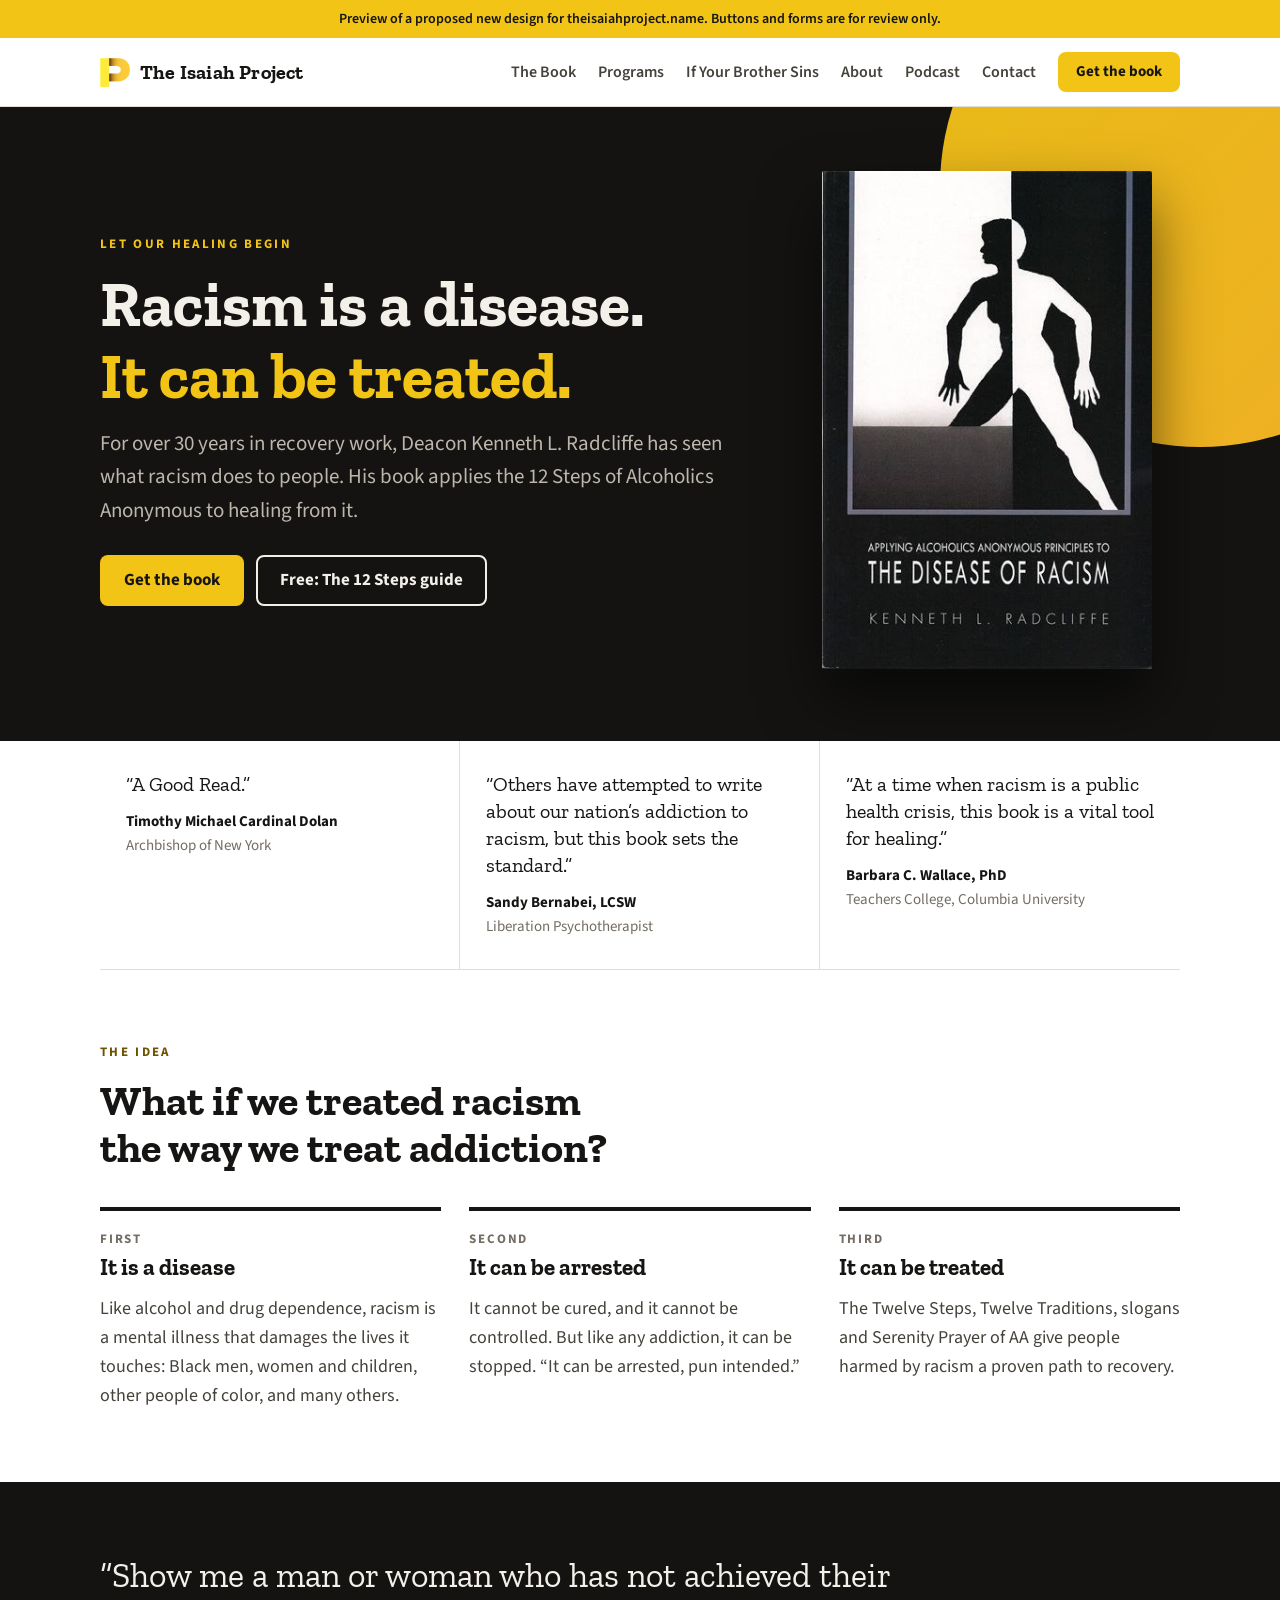
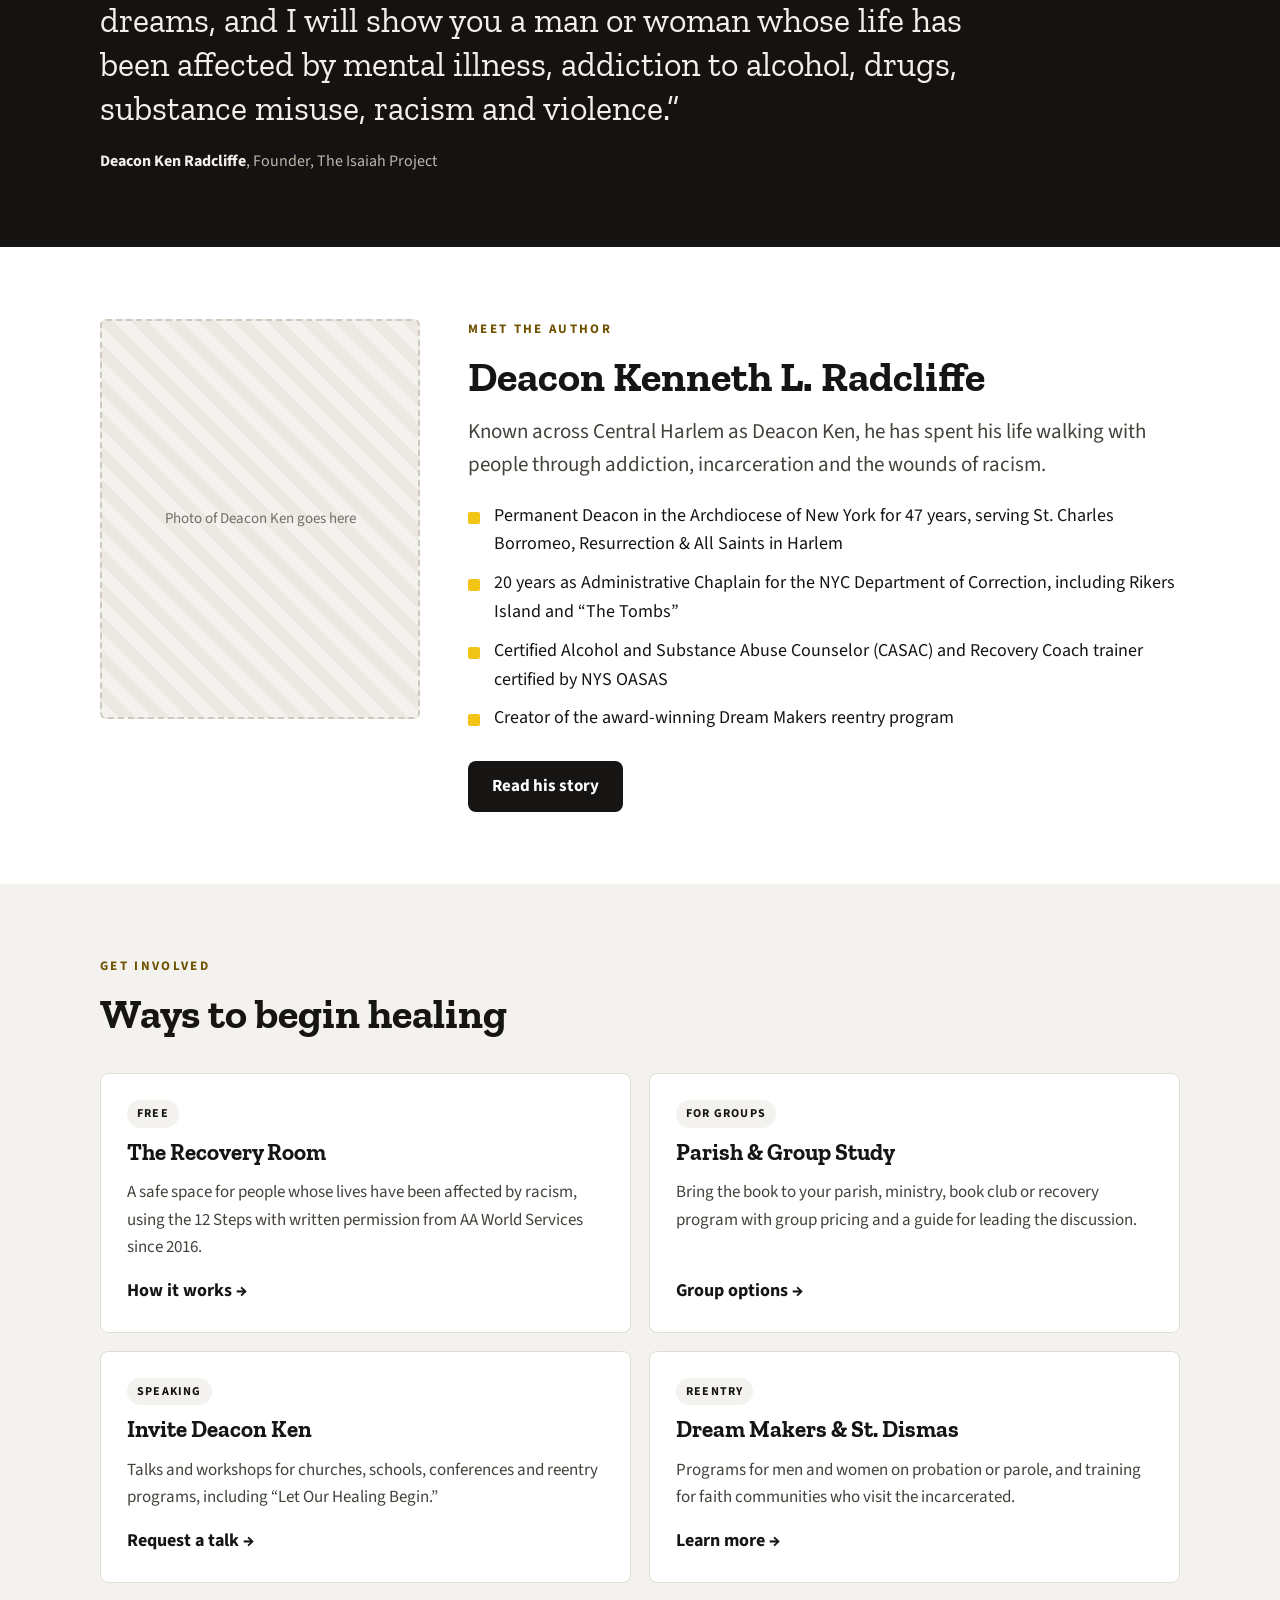
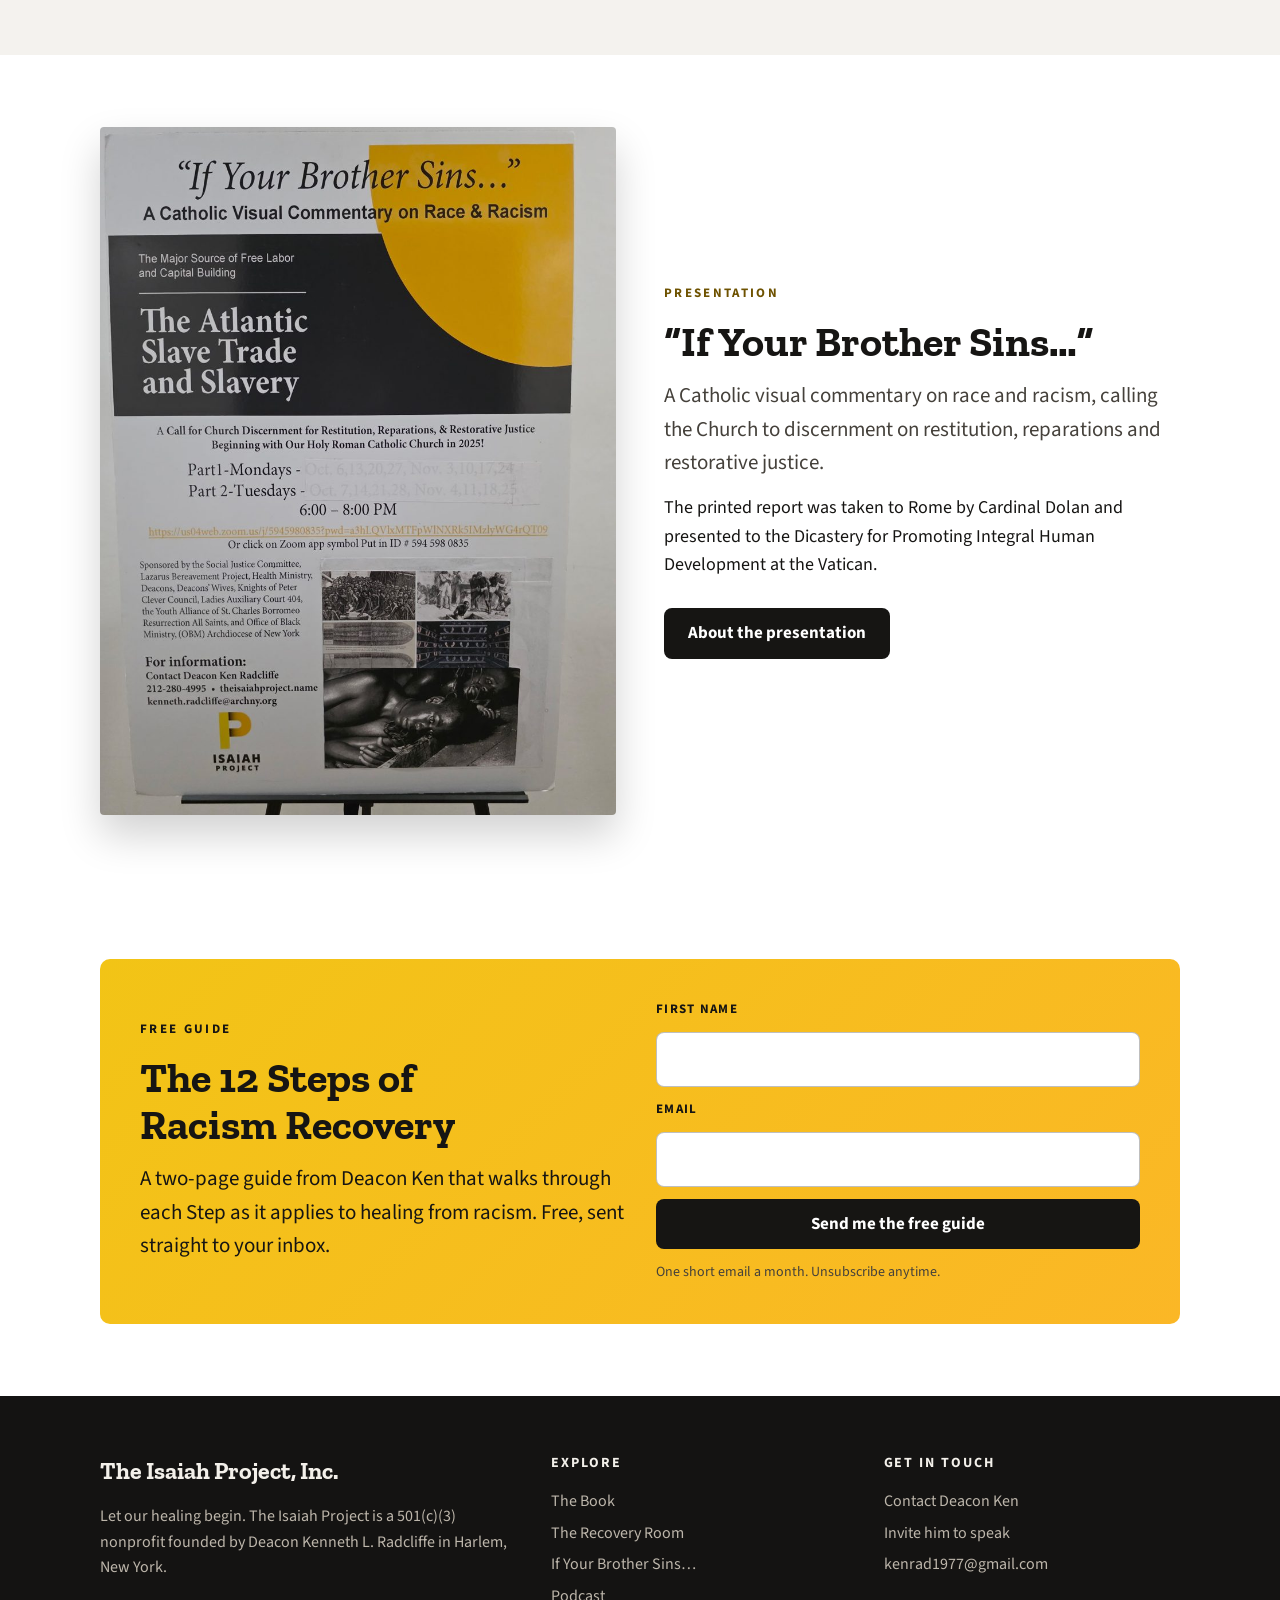
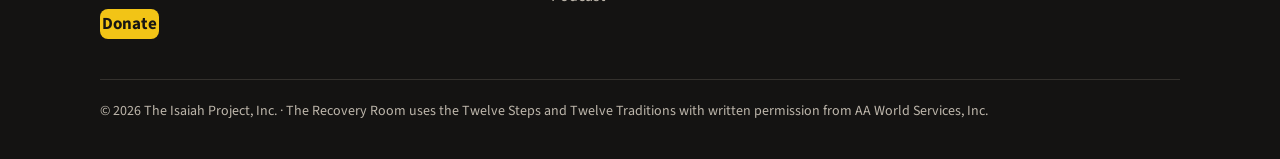
<file: isaiah/site/index.html>
<!doctype html>
<html lang="en">
<head>
<meta charset="utf-8">
<meta name="viewport" content="width=device-width, initial-scale=1">
<meta name="robots" content="noindex">
<title>The Isaiah Project | Racism Is a Disease. It Can Be Treated.</title>
<meta name="description" content="Deacon Kenneth L. Radcliffe applies the 12 Steps of Alcoholics Anonymous to the disease of racism. Get the book, join the Recovery Room, and let our healing begin.">
<link rel="icon" href="img/favicon.png">
<link rel="preconnect" href="https://fonts.googleapis.com">
<link rel="preconnect" href="https://fonts.gstatic.com" crossorigin>
<link rel="stylesheet" href="https://fonts.googleapis.com/css2?family=Zilla+Slab:wght@500;700&family=Source+Sans+3:ital,wght@0,400;0,600;0,700;1,400&display=swap">
<link rel="stylesheet" href="site.css">
</head>
<body>
<div class="preview-bar">Preview of a proposed new design for theisaiahproject.name. Buttons and forms are for review only.</div>
<header class="site-head">
  <div class="wrap head-row">
    <a class="brand" href="index.html"><img src="img/p-mark.png" alt="" width="30" height="29"><span>The Isaiah Project</span></a>
    <button class="menu-btn" type="button" aria-expanded="false" aria-controls="nav">Menu</button>
    <nav class="nav" id="nav" aria-label="Main">
        <a href="book.html">The Book</a>
        <a href="programs.html">Programs</a>
        <a href="if-your-brother-sins.html">If Your Brother Sins</a>
        <a href="about.html">About</a>
        <a href="podcast.html">Podcast</a>
        <a href="contact.html">Contact</a>
        <a class="btn btn-gold" href="book.html#buy">Get the book</a>
    </nav>
  </div>
</header>
<main>

<section class="hero">
  <div class="wrap hero-grid">
    <div>
      <p class="eyebrow">Let our healing begin</p>
      <h1>Racism is a disease. <em>It can be treated.</em></h1>
      <p class="lede">For over 30 years in recovery work, Deacon Kenneth L. Radcliffe has seen what racism does to people. His book applies the 12 Steps of Alcoholics Anonymous to healing from it.</p>
      <div class="btn-row">
        <a class="btn btn-gold" href="book.html#buy">Get the book</a>
        <a class="btn btn-line" href="#guide">Free: The 12 Steps guide</a>
      </div>
    </div>
    <img class="cover" src="img/book-cover.jpg" alt="Cover of Applying Alcoholics Anonymous Principles to the Disease of Racism by Kenneth L. Radcliffe" width="351" height="529">
  </div>
</section>
<div class="wrap"><div class="praise">
  <blockquote><p>&ldquo;A Good Read.&rdquo;</p><cite><b>Timothy Michael Cardinal Dolan</b>Archbishop of New York</cite></blockquote>
  <blockquote><p>&ldquo;Others have attempted to write about our nation&rsquo;s addiction to racism, but this book sets the standard.&rdquo;</p><cite><b>Sandy Bernabei, LCSW</b>Liberation Psychotherapist</cite></blockquote>
  <blockquote><p>&ldquo;At a time when racism is a public health crisis, this book is a vital tool for healing.&rdquo;</p><cite><b>Barbara C. Wallace, PhD</b>Teachers College, Columbia University</cite></blockquote>
</div></div>
<section>
  <div class="wrap">
    <div class="sec-head">
      <p class="eyebrow">The idea</p>
      <h2>What if we treated racism the way we treat addiction?</h2>
    </div>
    <div class="truths">
      <div class="truth"><div class="k">First</div><h3>It is a disease</h3><p>Like alcohol and drug dependence, racism is a mental illness that damages the lives it touches: Black men, women and children, other people of color, and many others.</p></div>
      <div class="truth"><div class="k">Second</div><h3>It can be arrested</h3><p>It cannot be cured, and it cannot be controlled. But like any addiction, it can be stopped. &ldquo;It can be arrested, pun intended.&rdquo;</p></div>
      <div class="truth"><div class="k">Third</div><h3>It can be treated</h3><p>The Twelve Steps, Twelve Traditions, slogans and Serenity Prayer of AA give people harmed by racism a proven path to recovery.</p></div>
    </div>
  </div>
</section>
<section class="night">
  <div class="wrap">
    <p class="pull">&ldquo;Show me a man or woman who has not achieved their dreams, and I will show you a man or woman whose life has been affected by mental illness, addiction to alcohol, drugs, substance misuse, racism and violence.&rdquo;</p>
    <p class="pull-by"><b>Deacon Ken Radcliffe</b>, Founder, The Isaiah Project</p>
  </div>
</section>
<section>
  <div class="wrap author">
    <div class="photo-slot">Photo of Deacon Ken goes here</div>
    <div>
      <p class="eyebrow">Meet the author</p>
      <h2>Deacon Kenneth L. Radcliffe</h2>
      <p class="lede">Known across Central Harlem as Deacon Ken, he has spent his life walking with people through addiction, incarceration and the wounds of racism.</p>
      <ul class="creds">
        <li>Permanent Deacon in the Archdiocese of New York for 47 years, serving St. Charles Borromeo, Resurrection &amp; All Saints in Harlem</li>
        <li>20 years as Administrative Chaplain for the NYC Department of Correction, including Rikers Island and &ldquo;The Tombs&rdquo;</li>
        <li>Certified Alcohol and Substance Abuse Counselor (CASAC) and Recovery Coach trainer certified by NYS OASAS</li>
        <li>Creator of the award-winning Dream Makers reentry program</li>
      </ul>
      <div class="btn-row"><a class="btn btn-dark" href="about.html">Read his story</a></div>
    </div>
  </div>
</section>
<section class="stone">
  <div class="wrap">
    <div class="sec-head"><p class="eyebrow">Get involved</p><h2>Ways to begin healing</h2></div>
    <div class="cards">
      <div class="card"><span class="tag">Free</span><h3>The Recovery Room</h3><p>A safe space for people whose lives have been affected by racism, using the 12 Steps with written permission from AA World Services since 2016.</p><a class="more" href="programs.html#recovery-room">How it works</a></div>
      <div class="card"><span class="tag">For groups</span><h3>Parish &amp; Group Study</h3><p>Bring the book to your parish, ministry, book club or recovery program with group pricing and a guide for leading the discussion.</p><a class="more" href="book.html#groups">Group options</a></div>
      <div class="card"><span class="tag">Speaking</span><h3>Invite Deacon Ken</h3><p>Talks and workshops for churches, schools, conferences and reentry programs, including &ldquo;Let Our Healing Begin.&rdquo;</p><a class="more" href="contact.html#speaking">Request a talk</a></div>
      <div class="card"><span class="tag">Reentry</span><h3>Dream Makers &amp; St. Dismas</h3><p>Programs for men and women on probation or parole, and training for faith communities who visit the incarcerated.</p><a class="more" href="programs.html#dream-makers">Learn more</a></div>
    </div>
  </div>
</section>
<section>
  <div class="wrap split">
    <img src="img/if-your-brother-sins.jpg" alt="Poster for If Your Brother Sins, a Catholic visual commentary on race and racism" width="900" height="1200" loading="lazy">
    <div>
      <p class="eyebrow">Presentation</p>
      <h2>&ldquo;If Your Brother Sins&hellip;&rdquo;</h2>
      <p class="lede">A Catholic visual commentary on race and racism, calling the Church to discernment on restitution, reparations and restorative justice.</p>
      <p>The printed report was taken to Rome by Cardinal Dolan and presented to the Dicastery for Promoting Integral Human Development at the Vatican.</p>
      <div class="btn-row"><a class="btn btn-dark" href="if-your-brother-sins.html">About the presentation</a></div>
    </div>
  </div>
</section>
<div id="guide"></div>
<section><div class="wrap"><div class="signup">
  <div>
    <p class="eyebrow" style="color:var(--ink)">Free guide</p>
    <h2>The 12 Steps of Racism Recovery</h2>
    <p class="lede">A two-page guide from Deacon Ken that walks through each Step as it applies to healing from racism. Free, sent straight to your inbox.</p>
  </div>
  <form class="form" data-preview-form="Preview: this will send the free guide once the email service is connected.">
    <label for="g-name">First name</label><input id="g-name" name="name" autocomplete="given-name">
    <label for="g-email">Email</label><input id="g-email" name="email" type="email" autocomplete="email" required>
    <button class="btn btn-dark" type="submit">Send me the free guide</button>
    <p class="note">One short email a month. Unsubscribe anytime.</p>
  </form>
</div></div></section>
</main>
<footer class="site-foot">
  <div class="wrap">
    <div class="foot-grid">
      <div>
        <div class="foot-brand">The Isaiah Project, Inc.</div>
        <p>Let our healing begin. The Isaiah Project is a 501(c)(3) nonprofit founded by Deacon Kenneth L. Radcliffe in Harlem, New York.</p>
        <div class="btn-row"><a class="btn btn-gold" href="contact.html#donate">Donate</a></div>
      </div>
      <div>
        <h4>Explore</h4>
        <a href="book.html">The Book</a>
        <a href="programs.html">The Recovery Room</a>
        <a href="if-your-brother-sins.html">If Your Brother Sins&hellip;</a>
        <a href="podcast.html">Podcast</a>
      </div>
      <div>
        <h4>Get in touch</h4>
        <a href="contact.html">Contact Deacon Ken</a>
        <a href="contact.html#speaking">Invite him to speak</a>
        <a href="mailto:kenrad1977@gmail.com">kenrad1977@gmail.com</a>
      </div>
    </div>
    <div class="foot-base">&copy; 2026 The Isaiah Project, Inc. &middot; The Recovery Room uses the Twelve Steps and Twelve Traditions with written permission from AA World Services, Inc.</div>
  </div>
</footer>
<script>
(function () {
  var b = document.querySelector(".menu-btn"), n = document.getElementById("nav");
  if (b) b.addEventListener("click", function () { var o = n.classList.toggle("open"); b.setAttribute("aria-expanded", o); });
  function toast(msg) {
    var t = document.createElement("div"); t.className = "toast"; t.setAttribute("role", "status"); t.textContent = msg;
    document.body.appendChild(t); setTimeout(function () { t.remove(); }, 3600);
  }
  document.querySelectorAll("[data-preview]").forEach(function (el) {
    el.addEventListener("click", function (e) { e.preventDefault(); toast(el.getAttribute("data-preview")); });
  });
  document.querySelectorAll("form[data-preview-form]").forEach(function (f) {
    f.addEventListener("submit", function (e) { e.preventDefault(); toast(f.getAttribute("data-preview-form")); });
  });
})();
</script>
</body>
</html>
</file>
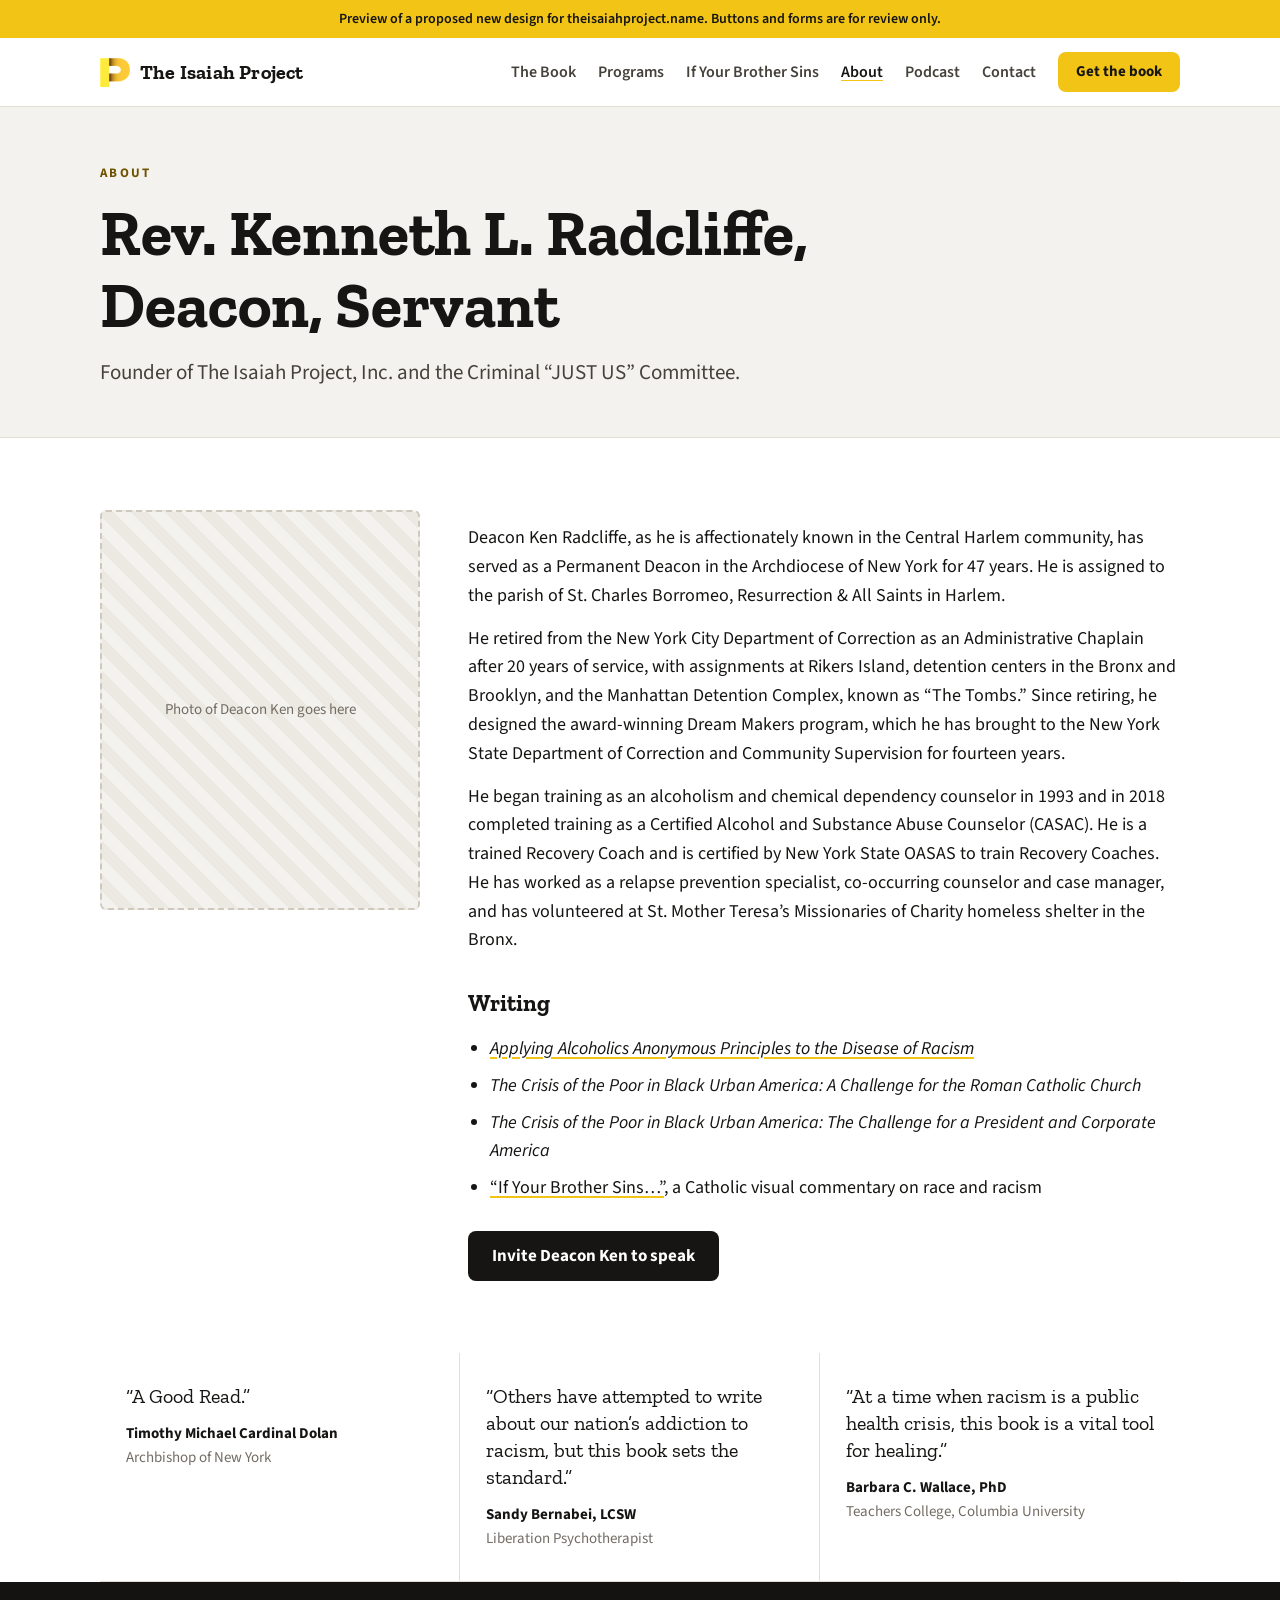
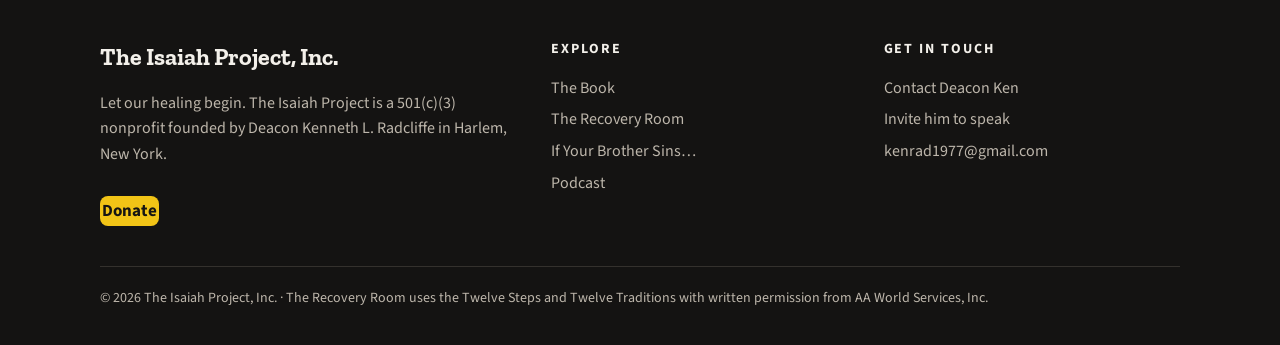
<file: isaiah/site/about.html>
<!doctype html>
<html lang="en">
<head>
<meta charset="utf-8">
<meta name="viewport" content="width=device-width, initial-scale=1">
<meta name="robots" content="noindex">
<title>About Deacon Kenneth L. Radcliffe | The Isaiah Project</title>
<meta name="description" content="Deacon, former Rikers Island chaplain, addiction counselor and author Kenneth L. Radcliffe.">
<link rel="icon" href="img/favicon.png">
<link rel="preconnect" href="https://fonts.googleapis.com">
<link rel="preconnect" href="https://fonts.gstatic.com" crossorigin>
<link rel="stylesheet" href="https://fonts.googleapis.com/css2?family=Zilla+Slab:wght@500;700&family=Source+Sans+3:ital,wght@0,400;0,600;0,700;1,400&display=swap">
<link rel="stylesheet" href="site.css">
</head>
<body>
<div class="preview-bar">Preview of a proposed new design for theisaiahproject.name. Buttons and forms are for review only.</div>
<header class="site-head">
  <div class="wrap head-row">
    <a class="brand" href="index.html"><img src="img/p-mark.png" alt="" width="30" height="29"><span>The Isaiah Project</span></a>
    <button class="menu-btn" type="button" aria-expanded="false" aria-controls="nav">Menu</button>
    <nav class="nav" id="nav" aria-label="Main">
        <a href="book.html">The Book</a>
        <a href="programs.html">Programs</a>
        <a href="if-your-brother-sins.html">If Your Brother Sins</a>
        <a href="about.html" aria-current="page">About</a>
        <a href="podcast.html">Podcast</a>
        <a href="contact.html">Contact</a>
        <a class="btn btn-gold" href="book.html#buy">Get the book</a>
    </nav>
  </div>
</header>
<main>

<div class="page-head"><div class="wrap"><p class="eyebrow">About</p><h1>Rev. Kenneth L. Radcliffe, Deacon, Servant</h1><p class="lede">Founder of The Isaiah Project, Inc. and the Criminal &ldquo;JUST US&rdquo; Committee.</p></div></div>
<section><div class="wrap author">
  <div class="photo-slot">Photo of Deacon Ken goes here</div>
  <div class="narrow">
    <p>Deacon Ken Radcliffe, as he is affectionately known in the Central Harlem community, has served as a Permanent Deacon in the Archdiocese of New York for 47 years. He is assigned to the parish of St. Charles Borromeo, Resurrection &amp; All Saints in Harlem.</p>
    <p>He retired from the New York City Department of Correction as an Administrative Chaplain after 20 years of service, with assignments at Rikers Island, detention centers in the Bronx and Brooklyn, and the Manhattan Detention Complex, known as &ldquo;The Tombs.&rdquo; Since retiring, he designed the award-winning Dream Makers program, which he has brought to the New York State Department of Correction and Community Supervision for fourteen years.</p>
    <p>He began training as an alcoholism and chemical dependency counselor in 1993 and in 2018 completed training as a Certified Alcohol and Substance Abuse Counselor (CASAC). He is a trained Recovery Coach and is certified by New York State OASAS to train Recovery Coaches. He has worked as a relapse prevention specialist, co-occurring counselor and case manager, and has volunteered at St. Mother Teresa&rsquo;s Missionaries of Charity homeless shelter in the Bronx.</p>
    <h3 style="margin-top:36px">Writing</h3>
    <ul class="list-check">
      <li><a href="book.html"><i>Applying Alcoholics Anonymous Principles to the Disease of Racism</i></a></li>
      <li><i>The Crisis of the Poor in Black Urban America: A Challenge for the Roman Catholic Church</i></li>
      <li><i>The Crisis of the Poor in Black Urban America: The Challenge for a President and Corporate America</i></li>
      <li><a href="if-your-brother-sins.html">&ldquo;If Your Brother Sins&hellip;&rdquo;</a>, a Catholic visual commentary on race and racism</li>
    </ul>
    <div class="btn-row"><a class="btn btn-dark" href="contact.html#speaking">Invite Deacon Ken to speak</a></div>
  </div>
</div></section>
<div class="wrap"><div class="praise">
  <blockquote><p>&ldquo;A Good Read.&rdquo;</p><cite><b>Timothy Michael Cardinal Dolan</b>Archbishop of New York</cite></blockquote>
  <blockquote><p>&ldquo;Others have attempted to write about our nation&rsquo;s addiction to racism, but this book sets the standard.&rdquo;</p><cite><b>Sandy Bernabei, LCSW</b>Liberation Psychotherapist</cite></blockquote>
  <blockquote><p>&ldquo;At a time when racism is a public health crisis, this book is a vital tool for healing.&rdquo;</p><cite><b>Barbara C. Wallace, PhD</b>Teachers College, Columbia University</cite></blockquote>
</div></div></main>
<footer class="site-foot">
  <div class="wrap">
    <div class="foot-grid">
      <div>
        <div class="foot-brand">The Isaiah Project, Inc.</div>
        <p>Let our healing begin. The Isaiah Project is a 501(c)(3) nonprofit founded by Deacon Kenneth L. Radcliffe in Harlem, New York.</p>
        <div class="btn-row"><a class="btn btn-gold" href="contact.html#donate">Donate</a></div>
      </div>
      <div>
        <h4>Explore</h4>
        <a href="book.html">The Book</a>
        <a href="programs.html">The Recovery Room</a>
        <a href="if-your-brother-sins.html">If Your Brother Sins&hellip;</a>
        <a href="podcast.html">Podcast</a>
      </div>
      <div>
        <h4>Get in touch</h4>
        <a href="contact.html">Contact Deacon Ken</a>
        <a href="contact.html#speaking">Invite him to speak</a>
        <a href="mailto:kenrad1977@gmail.com">kenrad1977@gmail.com</a>
      </div>
    </div>
    <div class="foot-base">&copy; 2026 The Isaiah Project, Inc. &middot; The Recovery Room uses the Twelve Steps and Twelve Traditions with written permission from AA World Services, Inc.</div>
  </div>
</footer>
<script>
(function () {
  var b = document.querySelector(".menu-btn"), n = document.getElementById("nav");
  if (b) b.addEventListener("click", function () { var o = n.classList.toggle("open"); b.setAttribute("aria-expanded", o); });
  function toast(msg) {
    var t = document.createElement("div"); t.className = "toast"; t.setAttribute("role", "status"); t.textContent = msg;
    document.body.appendChild(t); setTimeout(function () { t.remove(); }, 3600);
  }
  document.querySelectorAll("[data-preview]").forEach(function (el) {
    el.addEventListener("click", function (e) { e.preventDefault(); toast(el.getAttribute("data-preview")); });
  });
  document.querySelectorAll("form[data-preview-form]").forEach(function (f) {
    f.addEventListener("submit", function (e) { e.preventDefault(); toast(f.getAttribute("data-preview-form")); });
  });
})();
</script>
</body>
</html>
</file>
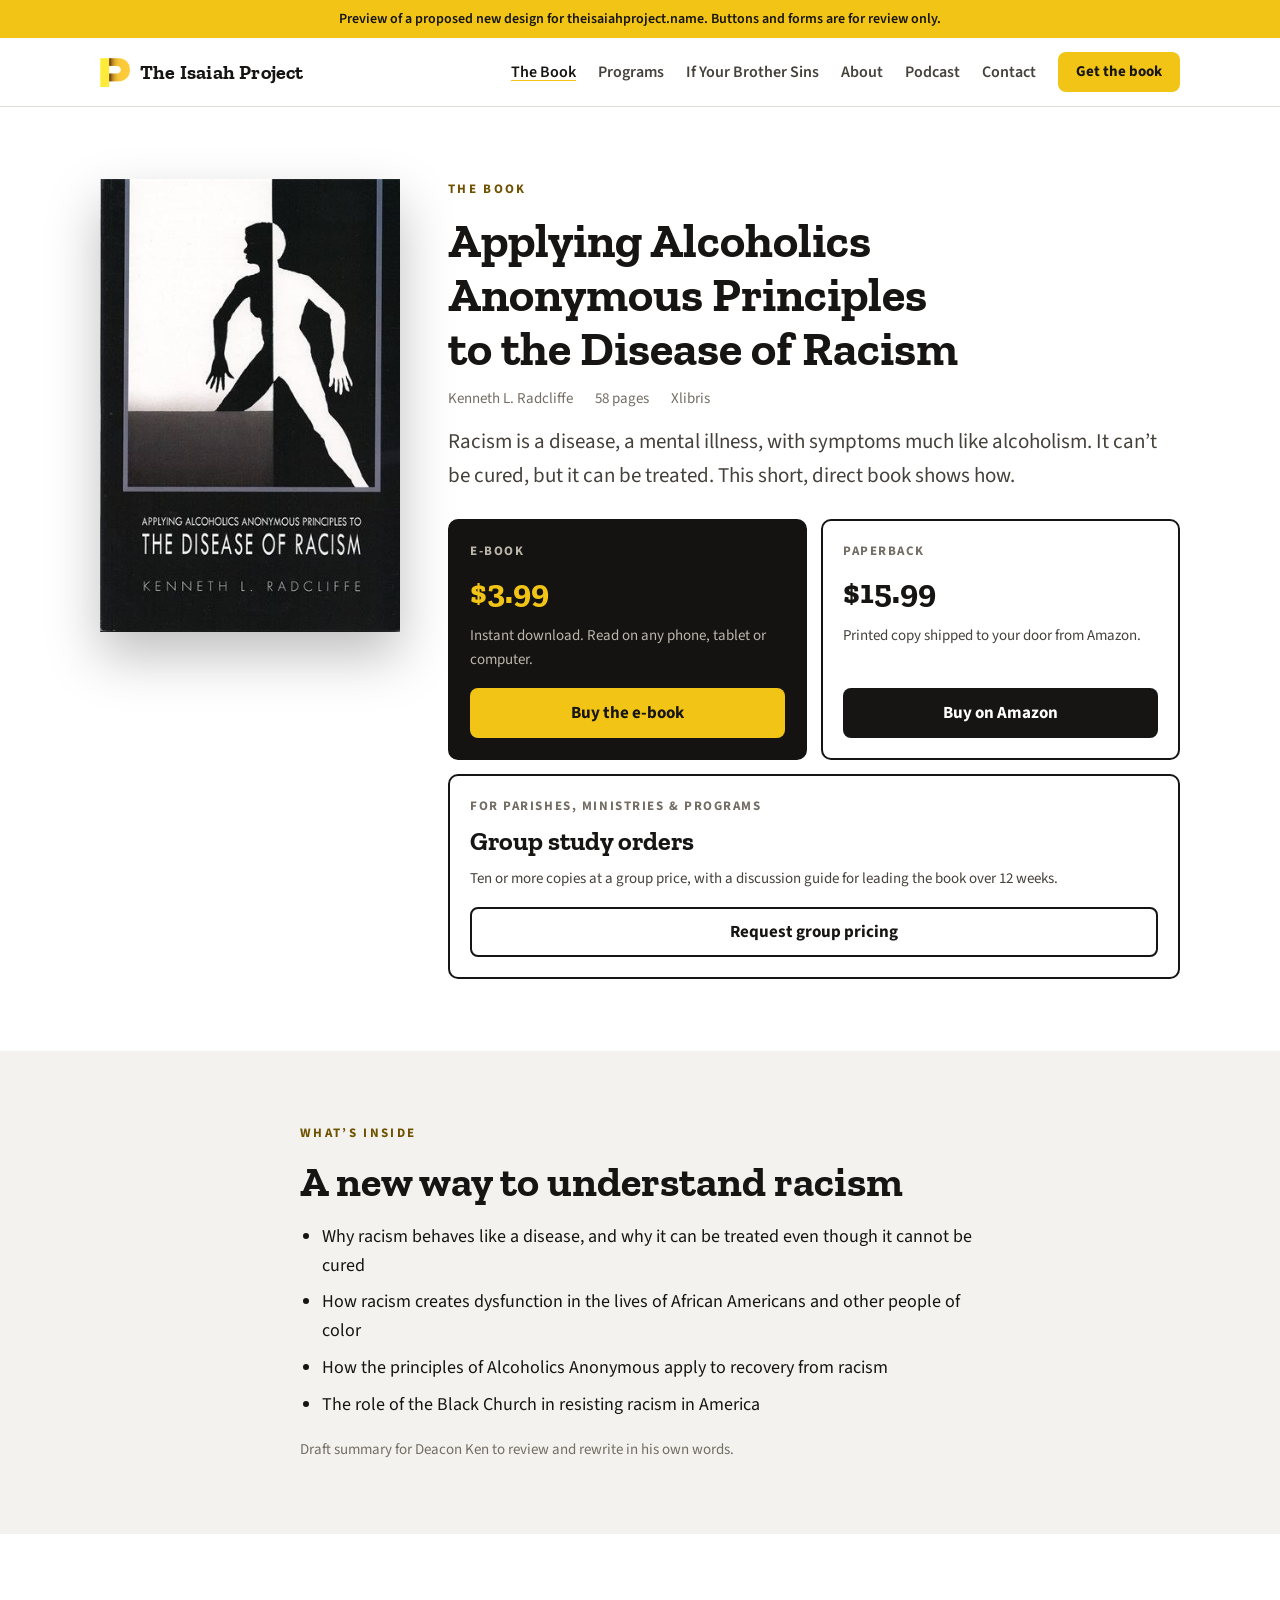
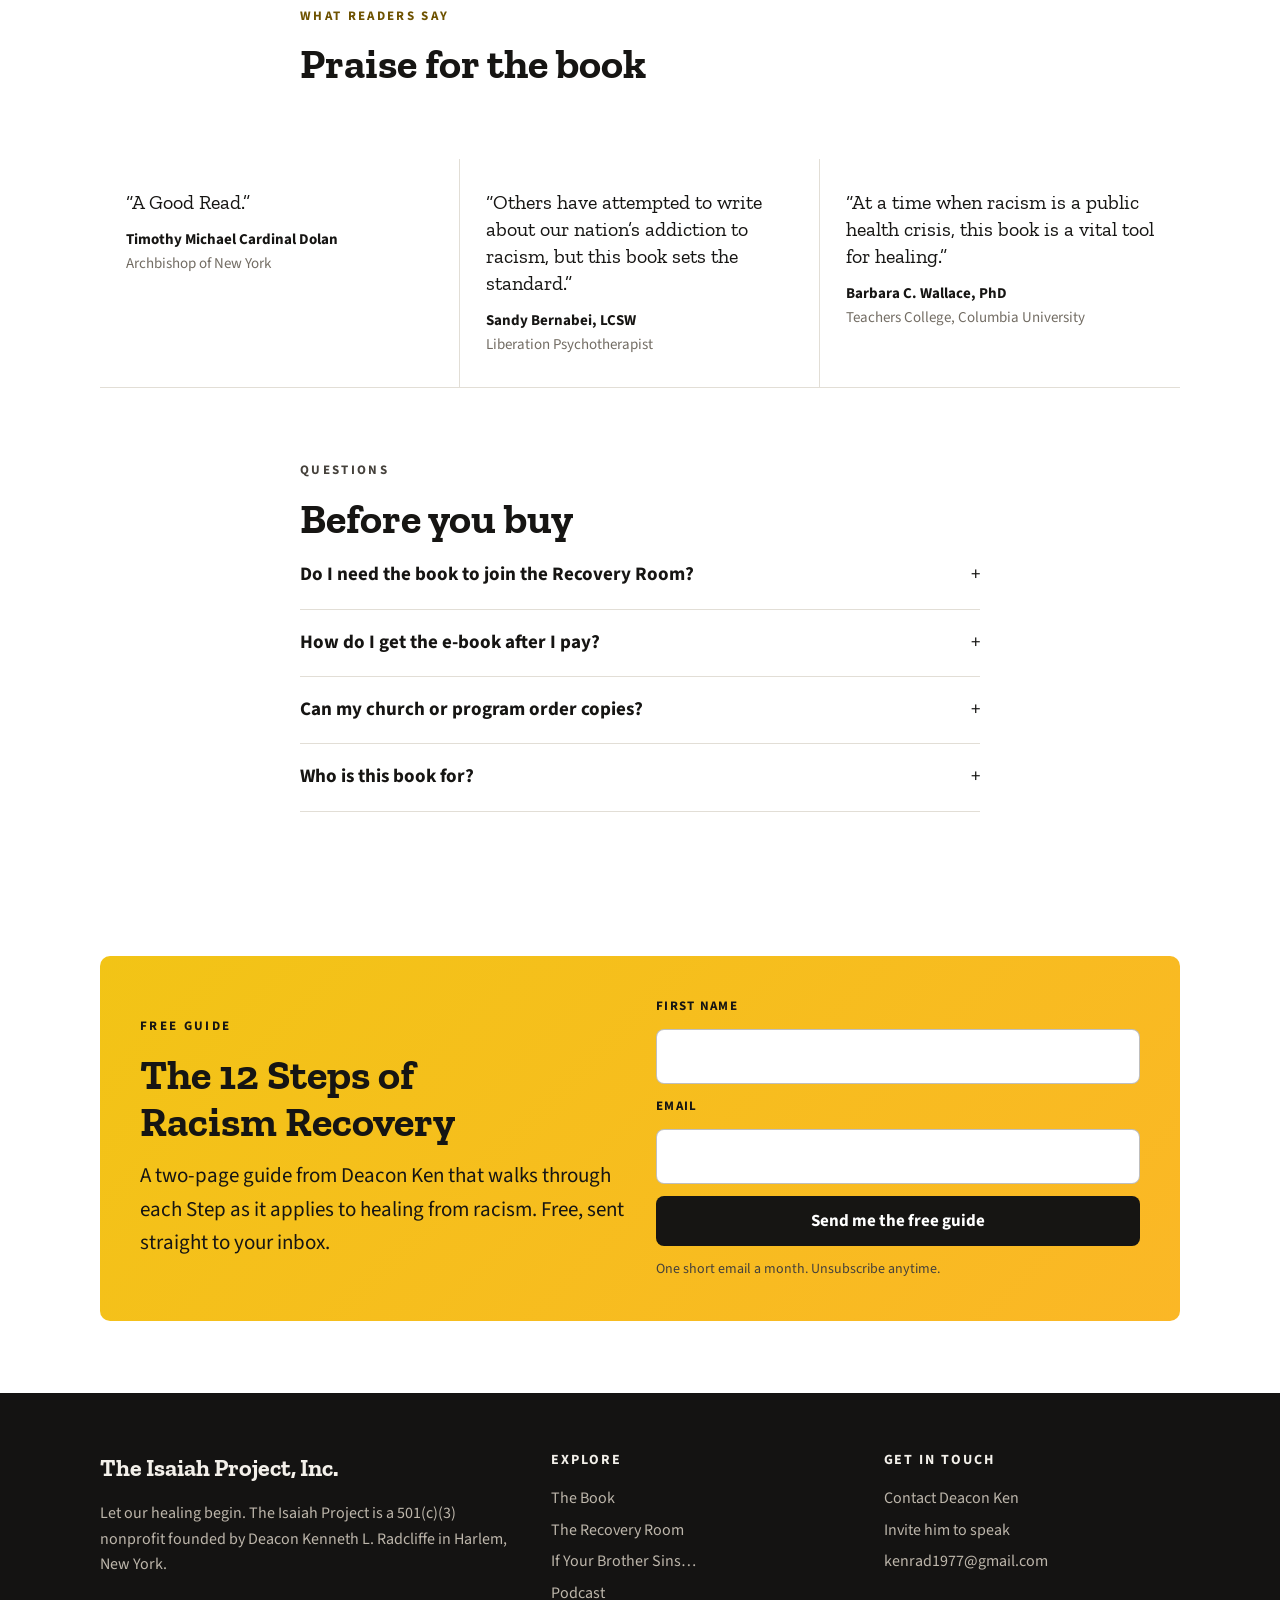
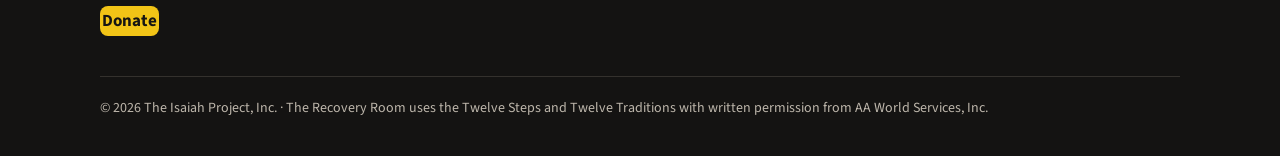
<file: isaiah/site/book.html>
<!doctype html>
<html lang="en">
<head>
<meta charset="utf-8">
<meta name="viewport" content="width=device-width, initial-scale=1">
<meta name="robots" content="noindex">
<title>The Book | Applying Alcoholics Anonymous Principles to the Disease of Racism</title>
<meta name="description" content="Buy Deacon Kenneth L. Radcliffe's book as an e-book or paperback, or order copies for your parish or group.">
<link rel="icon" href="img/favicon.png">
<link rel="preconnect" href="https://fonts.googleapis.com">
<link rel="preconnect" href="https://fonts.gstatic.com" crossorigin>
<link rel="stylesheet" href="https://fonts.googleapis.com/css2?family=Zilla+Slab:wght@500;700&family=Source+Sans+3:ital,wght@0,400;0,600;0,700;1,400&display=swap">
<link rel="stylesheet" href="site.css">
</head>
<body>
<div class="preview-bar">Preview of a proposed new design for theisaiahproject.name. Buttons and forms are for review only.</div>
<header class="site-head">
  <div class="wrap head-row">
    <a class="brand" href="index.html"><img src="img/p-mark.png" alt="" width="30" height="29"><span>The Isaiah Project</span></a>
    <button class="menu-btn" type="button" aria-expanded="false" aria-controls="nav">Menu</button>
    <nav class="nav" id="nav" aria-label="Main">
        <a href="book.html" aria-current="page">The Book</a>
        <a href="programs.html">Programs</a>
        <a href="if-your-brother-sins.html">If Your Brother Sins</a>
        <a href="about.html">About</a>
        <a href="podcast.html">Podcast</a>
        <a href="contact.html">Contact</a>
        <a class="btn btn-gold" href="book.html#buy">Get the book</a>
    </nav>
  </div>
</header>
<main>

<section>
  <div class="wrap book-top">
    <img class="cover" src="img/book-cover.jpg" alt="Book cover" width="351" height="529">
    <div>
      <p class="eyebrow">The book</p>
      <h1 style="font-size:clamp(32px,4.6vw,48px)">Applying Alcoholics Anonymous Principles to the Disease of Racism</h1>
      <div class="meta-row"><span>Kenneth L. Radcliffe</span><span>58 pages</span><span>Xlibris</span></div>
      <p class="lede">Racism is a disease, a mental illness, with symptoms much like alcoholism. It can&rsquo;t be cured, but it can be treated. This short, direct book shows how.</p>
      <div class="buy" id="buy">
        <div class="opt main"><span class="fmt">E-book</span><span class="price">$3.99</span><span class="desc">Instant download. Read on any phone, tablet or computer.</span><a class="btn btn-gold" href="#" data-preview="Preview: this will open secure checkout once PayPal or Stripe is connected.">Buy the e-book</a></div>
        <div class="opt"><span class="fmt">Paperback</span><span class="price">$15.99</span><span class="desc">Printed copy shipped to your door from Amazon.</span><a class="btn btn-dark" href="https://www.amazon.com/dp/1456848488" target="_blank" rel="noopener">Buy on Amazon</a></div>
        <div class="opt wide" id="groups"><span class="fmt">For parishes, ministries &amp; programs</span><span class="price" style="font-size:26px">Group study orders</span><span class="desc">Ten or more copies at a group price, with a discussion guide for leading the book over 12 weeks.</span><a class="btn btn-line" href="contact.html#groups">Request group pricing</a></div>
      </div>
    </div>
  </div>
</section>
<section class="stone">
  <div class="wrap narrow">
    <p class="eyebrow">What&rsquo;s inside</p>
    <h2>A new way to understand racism</h2>
    <ul class="list-check">
      <li>Why racism behaves like a disease, and why it can be treated even though it cannot be cured</li>
      <li>How racism creates dysfunction in the lives of African Americans and other people of color</li>
      <li>How the principles of Alcoholics Anonymous apply to recovery from racism</li>
      <li>The role of the Black Church in resisting racism in America</li>
    </ul>
    <p style="color:var(--muted);font-size:15px">Draft summary for Deacon Ken to review and rewrite in his own words.</p>
  </div>
</section>
<section><div class="wrap narrow"><p class="eyebrow">What readers say</p><h2>Praise for the book</h2></div></section>
<div class="wrap"><div class="praise">
  <blockquote><p>&ldquo;A Good Read.&rdquo;</p><cite><b>Timothy Michael Cardinal Dolan</b>Archbishop of New York</cite></blockquote>
  <blockquote><p>&ldquo;Others have attempted to write about our nation&rsquo;s addiction to racism, but this book sets the standard.&rdquo;</p><cite><b>Sandy Bernabei, LCSW</b>Liberation Psychotherapist</cite></blockquote>
  <blockquote><p>&ldquo;At a time when racism is a public health crisis, this book is a vital tool for healing.&rdquo;</p><cite><b>Barbara C. Wallace, PhD</b>Teachers College, Columbia University</cite></blockquote>
</div></div>
<section>
  <div class="wrap narrow faq">
    <p class="eyebrow">Questions</p>
    <h2>Before you buy</h2>
    <details><summary>Do I need the book to join the Recovery Room?</summary><p>Yes. Reading the book is required before joining the Recovery Room, so everyone in the group starts from the same foundation.</p></details>
    <details><summary>How do I get the e-book after I pay?</summary><p>You&rsquo;ll get a download link right away on screen and by email.</p></details>
    <details><summary>Can my church or program order copies?</summary><p>Yes. Group orders of ten or more come with group pricing and a discussion guide. <a href="contact.html#groups">Ask about group orders</a>.</p></details>
    <details><summary>Who is this book for?</summary><p>Anyone whose life has been affected by racism, and the pastors, counselors, recovery coaches and social workers who walk with them.</p></details>
  </div>
</section>
<section><div class="wrap"><div class="signup">
  <div>
    <p class="eyebrow" style="color:var(--ink)">Free guide</p>
    <h2>The 12 Steps of Racism Recovery</h2>
    <p class="lede">A two-page guide from Deacon Ken that walks through each Step as it applies to healing from racism. Free, sent straight to your inbox.</p>
  </div>
  <form class="form" data-preview-form="Preview: this will send the free guide once the email service is connected.">
    <label for="g-name">First name</label><input id="g-name" name="name" autocomplete="given-name">
    <label for="g-email">Email</label><input id="g-email" name="email" type="email" autocomplete="email" required>
    <button class="btn btn-dark" type="submit">Send me the free guide</button>
    <p class="note">One short email a month. Unsubscribe anytime.</p>
  </form>
</div></div></section>
</main>
<footer class="site-foot">
  <div class="wrap">
    <div class="foot-grid">
      <div>
        <div class="foot-brand">The Isaiah Project, Inc.</div>
        <p>Let our healing begin. The Isaiah Project is a 501(c)(3) nonprofit founded by Deacon Kenneth L. Radcliffe in Harlem, New York.</p>
        <div class="btn-row"><a class="btn btn-gold" href="contact.html#donate">Donate</a></div>
      </div>
      <div>
        <h4>Explore</h4>
        <a href="book.html">The Book</a>
        <a href="programs.html">The Recovery Room</a>
        <a href="if-your-brother-sins.html">If Your Brother Sins&hellip;</a>
        <a href="podcast.html">Podcast</a>
      </div>
      <div>
        <h4>Get in touch</h4>
        <a href="contact.html">Contact Deacon Ken</a>
        <a href="contact.html#speaking">Invite him to speak</a>
        <a href="mailto:kenrad1977@gmail.com">kenrad1977@gmail.com</a>
      </div>
    </div>
    <div class="foot-base">&copy; 2026 The Isaiah Project, Inc. &middot; The Recovery Room uses the Twelve Steps and Twelve Traditions with written permission from AA World Services, Inc.</div>
  </div>
</footer>
<script>
(function () {
  var b = document.querySelector(".menu-btn"), n = document.getElementById("nav");
  if (b) b.addEventListener("click", function () { var o = n.classList.toggle("open"); b.setAttribute("aria-expanded", o); });
  function toast(msg) {
    var t = document.createElement("div"); t.className = "toast"; t.setAttribute("role", "status"); t.textContent = msg;
    document.body.appendChild(t); setTimeout(function () { t.remove(); }, 3600);
  }
  document.querySelectorAll("[data-preview]").forEach(function (el) {
    el.addEventListener("click", function (e) { e.preventDefault(); toast(el.getAttribute("data-preview")); });
  });
  document.querySelectorAll("form[data-preview-form]").forEach(function (f) {
    f.addEventListener("submit", function (e) { e.preventDefault(); toast(f.getAttribute("data-preview-form")); });
  });
})();
</script>
</body>
</html>
</file>
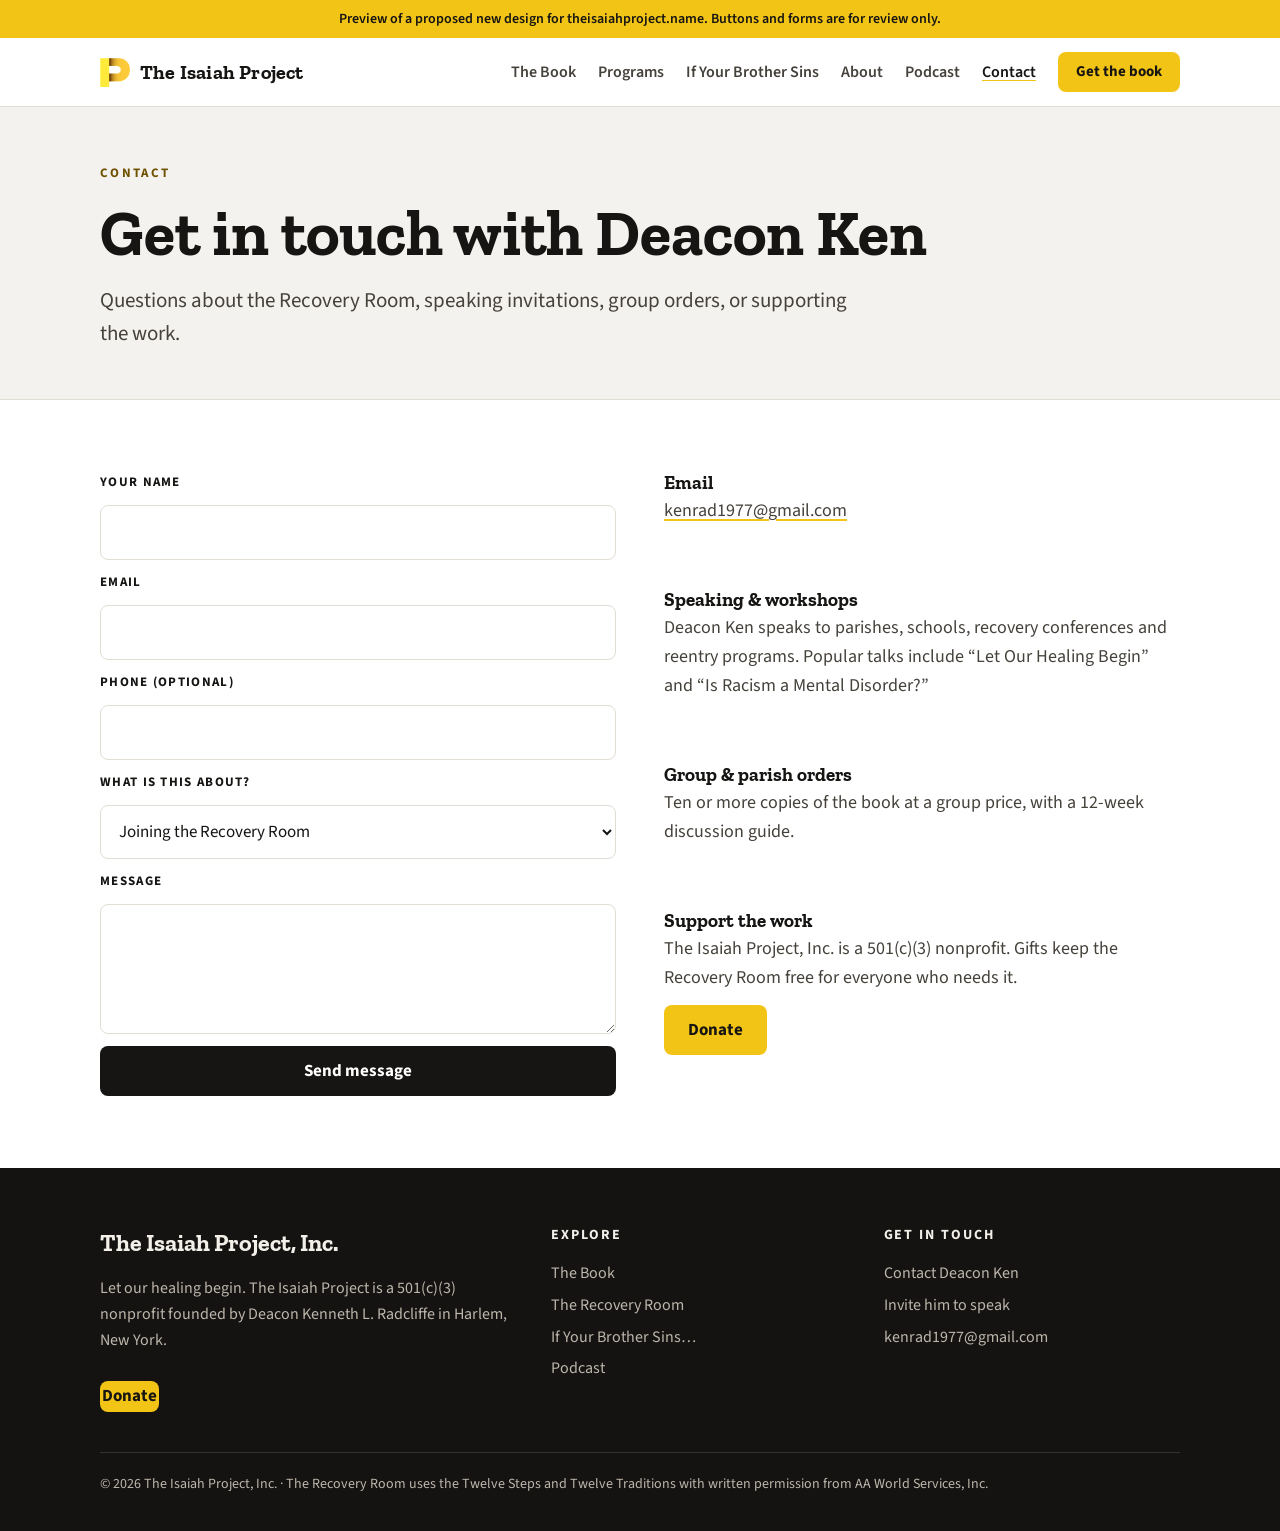
<file: isaiah/site/contact.html>
<!doctype html>
<html lang="en">
<head>
<meta charset="utf-8">
<meta name="viewport" content="width=device-width, initial-scale=1">
<meta name="robots" content="noindex">
<title>Contact | The Isaiah Project</title>
<meta name="description" content="Contact Deacon Kenneth L. Radcliffe about the Recovery Room, speaking, group orders or donations.">
<link rel="icon" href="img/favicon.png">
<link rel="preconnect" href="https://fonts.googleapis.com">
<link rel="preconnect" href="https://fonts.gstatic.com" crossorigin>
<link rel="stylesheet" href="https://fonts.googleapis.com/css2?family=Zilla+Slab:wght@500;700&family=Source+Sans+3:ital,wght@0,400;0,600;0,700;1,400&display=swap">
<link rel="stylesheet" href="site.css">
</head>
<body>
<div class="preview-bar">Preview of a proposed new design for theisaiahproject.name. Buttons and forms are for review only.</div>
<header class="site-head">
  <div class="wrap head-row">
    <a class="brand" href="index.html"><img src="img/p-mark.png" alt="" width="30" height="29"><span>The Isaiah Project</span></a>
    <button class="menu-btn" type="button" aria-expanded="false" aria-controls="nav">Menu</button>
    <nav class="nav" id="nav" aria-label="Main">
        <a href="book.html">The Book</a>
        <a href="programs.html">Programs</a>
        <a href="if-your-brother-sins.html">If Your Brother Sins</a>
        <a href="about.html">About</a>
        <a href="podcast.html">Podcast</a>
        <a href="contact.html" aria-current="page">Contact</a>
        <a class="btn btn-gold" href="book.html#buy">Get the book</a>
    </nav>
  </div>
</header>
<main>

<div class="page-head"><div class="wrap"><p class="eyebrow">Contact</p><h1>Get in touch with Deacon Ken</h1><p class="lede">Questions about the Recovery Room, speaking invitations, group orders, or supporting the work.</p></div></div>
<section><div class="wrap contact-grid">
  <form class="form" data-preview-form="Preview: messages will go to Deacon Ken's email once the form service is connected.">
    <label for="c-name">Your name</label><input id="c-name" name="name" autocomplete="name" required>
    <label for="c-email">Email</label><input id="c-email" name="email" type="email" autocomplete="email" required>
    <label for="c-phone">Phone (optional)</label><input id="c-phone" name="phone" type="tel" autocomplete="tel">
    <label for="c-topic">What is this about?</label>
    <select id="c-topic" name="topic"><option>Joining the Recovery Room</option><option>Inviting Deacon Ken to speak</option><option>Group or parish book order</option><option>If Your Brother Sins viewing</option><option>Donating</option><option>Something else</option></select>
    <label for="c-msg">Message</label><textarea id="c-msg" name="message"></textarea>
    <button class="btn btn-dark" type="submit">Send message</button>
  </form>
  <div class="info">
    <div><h3>Email</h3><p><a href="mailto:kenrad1977@gmail.com">kenrad1977@gmail.com</a></p></div>
    <div id="speaking"><h3>Speaking &amp; workshops</h3><p>Deacon Ken speaks to parishes, schools, recovery conferences and reentry programs. Popular talks include &ldquo;Let Our Healing Begin&rdquo; and &ldquo;Is Racism a Mental Disorder?&rdquo;</p></div>
    <div id="groups"><h3>Group &amp; parish orders</h3><p>Ten or more copies of the book at a group price, with a 12-week discussion guide.</p></div>
    <div id="donate"><h3>Support the work</h3><p>The Isaiah Project, Inc. is a 501(c)(3) nonprofit. Gifts keep the Recovery Room free for everyone who needs it.</p><div class="btn-row" style="margin-top:12px"><a class="btn btn-gold" href="#" data-preview="Preview: this will open a secure donation page once connected.">Donate</a></div></div>
  </div>
</div></section>
</main>
<footer class="site-foot">
  <div class="wrap">
    <div class="foot-grid">
      <div>
        <div class="foot-brand">The Isaiah Project, Inc.</div>
        <p>Let our healing begin. The Isaiah Project is a 501(c)(3) nonprofit founded by Deacon Kenneth L. Radcliffe in Harlem, New York.</p>
        <div class="btn-row"><a class="btn btn-gold" href="contact.html#donate">Donate</a></div>
      </div>
      <div>
        <h4>Explore</h4>
        <a href="book.html">The Book</a>
        <a href="programs.html">The Recovery Room</a>
        <a href="if-your-brother-sins.html">If Your Brother Sins&hellip;</a>
        <a href="podcast.html">Podcast</a>
      </div>
      <div>
        <h4>Get in touch</h4>
        <a href="contact.html">Contact Deacon Ken</a>
        <a href="contact.html#speaking">Invite him to speak</a>
        <a href="mailto:kenrad1977@gmail.com">kenrad1977@gmail.com</a>
      </div>
    </div>
    <div class="foot-base">&copy; 2026 The Isaiah Project, Inc. &middot; The Recovery Room uses the Twelve Steps and Twelve Traditions with written permission from AA World Services, Inc.</div>
  </div>
</footer>
<script>
(function () {
  var b = document.querySelector(".menu-btn"), n = document.getElementById("nav");
  if (b) b.addEventListener("click", function () { var o = n.classList.toggle("open"); b.setAttribute("aria-expanded", o); });
  function toast(msg) {
    var t = document.createElement("div"); t.className = "toast"; t.setAttribute("role", "status"); t.textContent = msg;
    document.body.appendChild(t); setTimeout(function () { t.remove(); }, 3600);
  }
  document.querySelectorAll("[data-preview]").forEach(function (el) {
    el.addEventListener("click", function (e) { e.preventDefault(); toast(el.getAttribute("data-preview")); });
  });
  document.querySelectorAll("form[data-preview-form]").forEach(function (f) {
    f.addEventListener("submit", function (e) { e.preventDefault(); toast(f.getAttribute("data-preview-form")); });
  });
})();
</script>
</body>
</html>
</file>
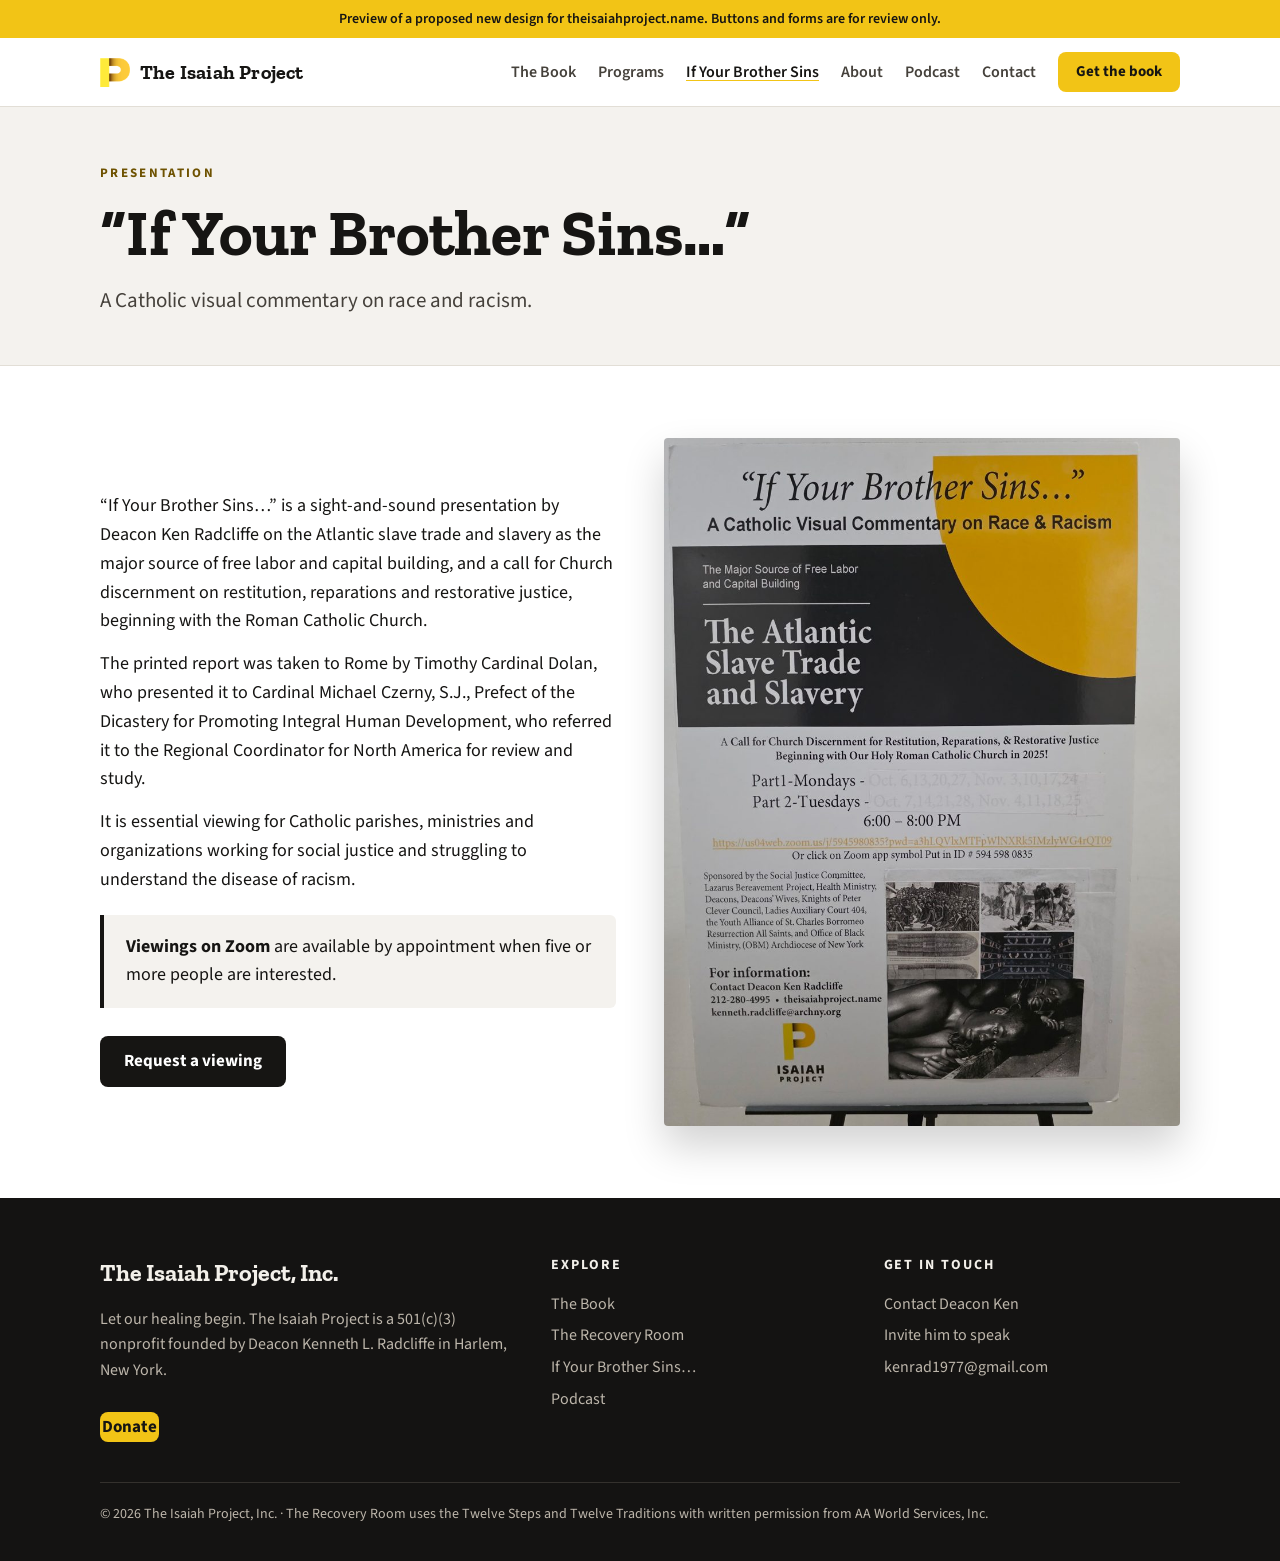
<file: isaiah/site/if-your-brother-sins.html>
<!doctype html>
<html lang="en">
<head>
<meta charset="utf-8">
<meta name="viewport" content="width=device-width, initial-scale=1">
<meta name="robots" content="noindex">
<title>If Your Brother Sins | The Isaiah Project</title>
<meta name="description" content="A Catholic visual commentary on race and racism by Deacon Kenneth L. Radcliffe.">
<link rel="icon" href="img/favicon.png">
<link rel="preconnect" href="https://fonts.googleapis.com">
<link rel="preconnect" href="https://fonts.gstatic.com" crossorigin>
<link rel="stylesheet" href="https://fonts.googleapis.com/css2?family=Zilla+Slab:wght@500;700&family=Source+Sans+3:ital,wght@0,400;0,600;0,700;1,400&display=swap">
<link rel="stylesheet" href="site.css">
</head>
<body>
<div class="preview-bar">Preview of a proposed new design for theisaiahproject.name. Buttons and forms are for review only.</div>
<header class="site-head">
  <div class="wrap head-row">
    <a class="brand" href="index.html"><img src="img/p-mark.png" alt="" width="30" height="29"><span>The Isaiah Project</span></a>
    <button class="menu-btn" type="button" aria-expanded="false" aria-controls="nav">Menu</button>
    <nav class="nav" id="nav" aria-label="Main">
        <a href="book.html">The Book</a>
        <a href="programs.html">Programs</a>
        <a href="if-your-brother-sins.html" aria-current="page">If Your Brother Sins</a>
        <a href="about.html">About</a>
        <a href="podcast.html">Podcast</a>
        <a href="contact.html">Contact</a>
        <a class="btn btn-gold" href="book.html#buy">Get the book</a>
    </nav>
  </div>
</header>
<main>

<div class="page-head"><div class="wrap"><p class="eyebrow">Presentation</p><h1>&ldquo;If Your Brother Sins&hellip;&rdquo;</h1><p class="lede">A Catholic visual commentary on race and racism.</p></div></div>
<section><div class="wrap split">
  <div>
    <p>&ldquo;If Your Brother Sins&hellip;&rdquo; is a sight-and-sound presentation by Deacon Ken Radcliffe on the Atlantic slave trade and slavery as the major source of free labor and capital building, and a call for Church discernment on restitution, reparations and restorative justice, beginning with the Roman Catholic Church.</p>
    <p>The printed report was taken to Rome by Timothy Cardinal Dolan, who presented it to Cardinal Michael Czerny, S.J., Prefect of the Dicastery for Promoting Integral Human Development, who referred it to the Regional Coordinator for North America for review and study.</p>
    <p>It is essential viewing for Catholic parishes, ministries and organizations working for social justice and struggling to understand the disease of racism.</p>
    <div class="callout"><p><b>Viewings on Zoom</b> are available by appointment when five or more people are interested.</p></div>
    <div class="btn-row"><a class="btn btn-dark" href="contact.html">Request a viewing</a></div>
  </div>
  <img src="img/if-your-brother-sins.jpg" alt="Poster for If Your Brother Sins" width="900" height="1200">
</div></section>
</main>
<footer class="site-foot">
  <div class="wrap">
    <div class="foot-grid">
      <div>
        <div class="foot-brand">The Isaiah Project, Inc.</div>
        <p>Let our healing begin. The Isaiah Project is a 501(c)(3) nonprofit founded by Deacon Kenneth L. Radcliffe in Harlem, New York.</p>
        <div class="btn-row"><a class="btn btn-gold" href="contact.html#donate">Donate</a></div>
      </div>
      <div>
        <h4>Explore</h4>
        <a href="book.html">The Book</a>
        <a href="programs.html">The Recovery Room</a>
        <a href="if-your-brother-sins.html">If Your Brother Sins&hellip;</a>
        <a href="podcast.html">Podcast</a>
      </div>
      <div>
        <h4>Get in touch</h4>
        <a href="contact.html">Contact Deacon Ken</a>
        <a href="contact.html#speaking">Invite him to speak</a>
        <a href="mailto:kenrad1977@gmail.com">kenrad1977@gmail.com</a>
      </div>
    </div>
    <div class="foot-base">&copy; 2026 The Isaiah Project, Inc. &middot; The Recovery Room uses the Twelve Steps and Twelve Traditions with written permission from AA World Services, Inc.</div>
  </div>
</footer>
<script>
(function () {
  var b = document.querySelector(".menu-btn"), n = document.getElementById("nav");
  if (b) b.addEventListener("click", function () { var o = n.classList.toggle("open"); b.setAttribute("aria-expanded", o); });
  function toast(msg) {
    var t = document.createElement("div"); t.className = "toast"; t.setAttribute("role", "status"); t.textContent = msg;
    document.body.appendChild(t); setTimeout(function () { t.remove(); }, 3600);
  }
  document.querySelectorAll("[data-preview]").forEach(function (el) {
    el.addEventListener("click", function (e) { e.preventDefault(); toast(el.getAttribute("data-preview")); });
  });
  document.querySelectorAll("form[data-preview-form]").forEach(function (f) {
    f.addEventListener("submit", function (e) { e.preventDefault(); toast(f.getAttribute("data-preview-form")); });
  });
})();
</script>
</body>
</html>
</file>
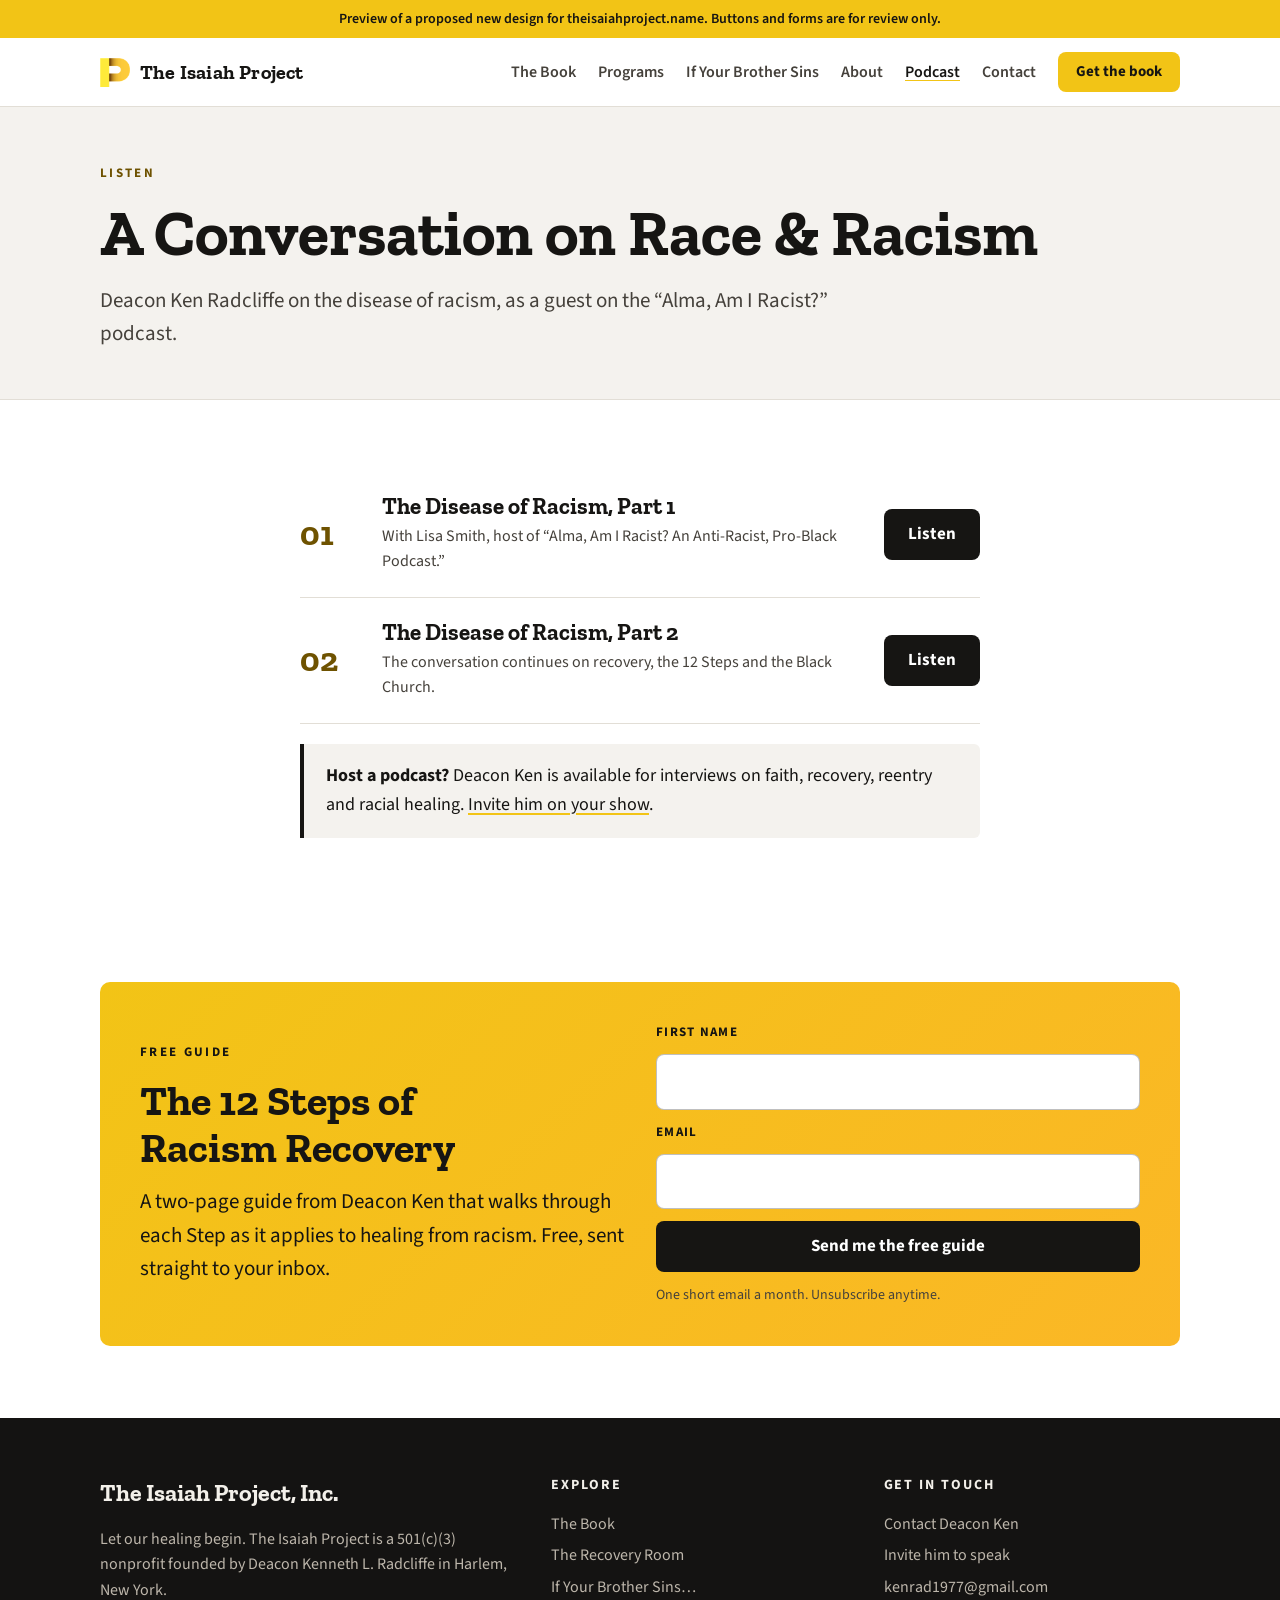
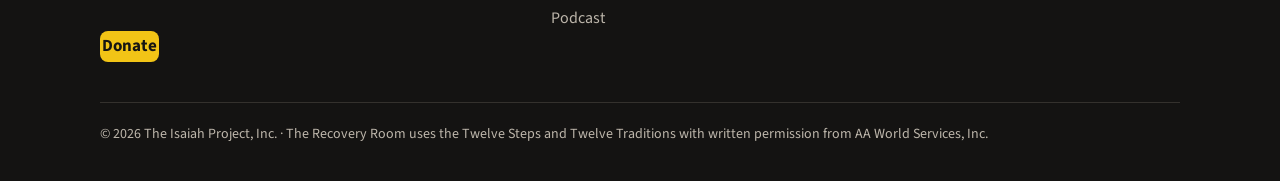
<file: isaiah/site/podcast.html>
<!doctype html>
<html lang="en">
<head>
<meta charset="utf-8">
<meta name="viewport" content="width=device-width, initial-scale=1">
<meta name="robots" content="noindex">
<title>Podcast | The Isaiah Project</title>
<meta name="description" content="A Conversation on Race and Racism with Deacon Kenneth L. Radcliffe.">
<link rel="icon" href="img/favicon.png">
<link rel="preconnect" href="https://fonts.googleapis.com">
<link rel="preconnect" href="https://fonts.gstatic.com" crossorigin>
<link rel="stylesheet" href="https://fonts.googleapis.com/css2?family=Zilla+Slab:wght@500;700&family=Source+Sans+3:ital,wght@0,400;0,600;0,700;1,400&display=swap">
<link rel="stylesheet" href="site.css">
</head>
<body>
<div class="preview-bar">Preview of a proposed new design for theisaiahproject.name. Buttons and forms are for review only.</div>
<header class="site-head">
  <div class="wrap head-row">
    <a class="brand" href="index.html"><img src="img/p-mark.png" alt="" width="30" height="29"><span>The Isaiah Project</span></a>
    <button class="menu-btn" type="button" aria-expanded="false" aria-controls="nav">Menu</button>
    <nav class="nav" id="nav" aria-label="Main">
        <a href="book.html">The Book</a>
        <a href="programs.html">Programs</a>
        <a href="if-your-brother-sins.html">If Your Brother Sins</a>
        <a href="about.html">About</a>
        <a href="podcast.html" aria-current="page">Podcast</a>
        <a href="contact.html">Contact</a>
        <a class="btn btn-gold" href="book.html#buy">Get the book</a>
    </nav>
  </div>
</header>
<main>

<div class="page-head"><div class="wrap"><p class="eyebrow">Listen</p><h1>A Conversation on Race &amp; Racism</h1><p class="lede">Deacon Ken Radcliffe on the disease of racism, as a guest on the &ldquo;Alma, Am I Racist?&rdquo; podcast.</p></div></div>
<section><div class="wrap narrow">
  <div class="ep"><div class="num">01</div><div><h3>The Disease of Racism, Part 1</h3><p>With Lisa Smith, host of &ldquo;Alma, Am I Racist? An Anti-Racist, Pro-Black Podcast.&rdquo;</p></div><a class="btn btn-dark" href="https://almaamiracist.com/the-disease-of-racism-part-1/" target="_blank" rel="noopener">Listen</a></div>
  <div class="ep"><div class="num">02</div><div><h3>The Disease of Racism, Part 2</h3><p>The conversation continues on recovery, the 12 Steps and the Black Church.</p></div><a class="btn btn-dark" href="https://almaamiracist.com/the-disease-of-racism-part-2/" target="_blank" rel="noopener">Listen</a></div>
  <div class="callout"><p><b>Host a podcast?</b> Deacon Ken is available for interviews on faith, recovery, reentry and racial healing. <a href="contact.html#speaking">Invite him on your show</a>.</p></div>
</div></section>
<section><div class="wrap"><div class="signup">
  <div>
    <p class="eyebrow" style="color:var(--ink)">Free guide</p>
    <h2>The 12 Steps of Racism Recovery</h2>
    <p class="lede">A two-page guide from Deacon Ken that walks through each Step as it applies to healing from racism. Free, sent straight to your inbox.</p>
  </div>
  <form class="form" data-preview-form="Preview: this will send the free guide once the email service is connected.">
    <label for="g-name">First name</label><input id="g-name" name="name" autocomplete="given-name">
    <label for="g-email">Email</label><input id="g-email" name="email" type="email" autocomplete="email" required>
    <button class="btn btn-dark" type="submit">Send me the free guide</button>
    <p class="note">One short email a month. Unsubscribe anytime.</p>
  </form>
</div></div></section></main>
<footer class="site-foot">
  <div class="wrap">
    <div class="foot-grid">
      <div>
        <div class="foot-brand">The Isaiah Project, Inc.</div>
        <p>Let our healing begin. The Isaiah Project is a 501(c)(3) nonprofit founded by Deacon Kenneth L. Radcliffe in Harlem, New York.</p>
        <div class="btn-row"><a class="btn btn-gold" href="contact.html#donate">Donate</a></div>
      </div>
      <div>
        <h4>Explore</h4>
        <a href="book.html">The Book</a>
        <a href="programs.html">The Recovery Room</a>
        <a href="if-your-brother-sins.html">If Your Brother Sins&hellip;</a>
        <a href="podcast.html">Podcast</a>
      </div>
      <div>
        <h4>Get in touch</h4>
        <a href="contact.html">Contact Deacon Ken</a>
        <a href="contact.html#speaking">Invite him to speak</a>
        <a href="mailto:kenrad1977@gmail.com">kenrad1977@gmail.com</a>
      </div>
    </div>
    <div class="foot-base">&copy; 2026 The Isaiah Project, Inc. &middot; The Recovery Room uses the Twelve Steps and Twelve Traditions with written permission from AA World Services, Inc.</div>
  </div>
</footer>
<script>
(function () {
  var b = document.querySelector(".menu-btn"), n = document.getElementById("nav");
  if (b) b.addEventListener("click", function () { var o = n.classList.toggle("open"); b.setAttribute("aria-expanded", o); });
  function toast(msg) {
    var t = document.createElement("div"); t.className = "toast"; t.setAttribute("role", "status"); t.textContent = msg;
    document.body.appendChild(t); setTimeout(function () { t.remove(); }, 3600);
  }
  document.querySelectorAll("[data-preview]").forEach(function (el) {
    el.addEventListener("click", function (e) { e.preventDefault(); toast(el.getAttribute("data-preview")); });
  });
  document.querySelectorAll("form[data-preview-form]").forEach(function (f) {
    f.addEventListener("submit", function (e) { e.preventDefault(); toast(f.getAttribute("data-preview-form")); });
  });
})();
</script>
</body>
</html>
</file>
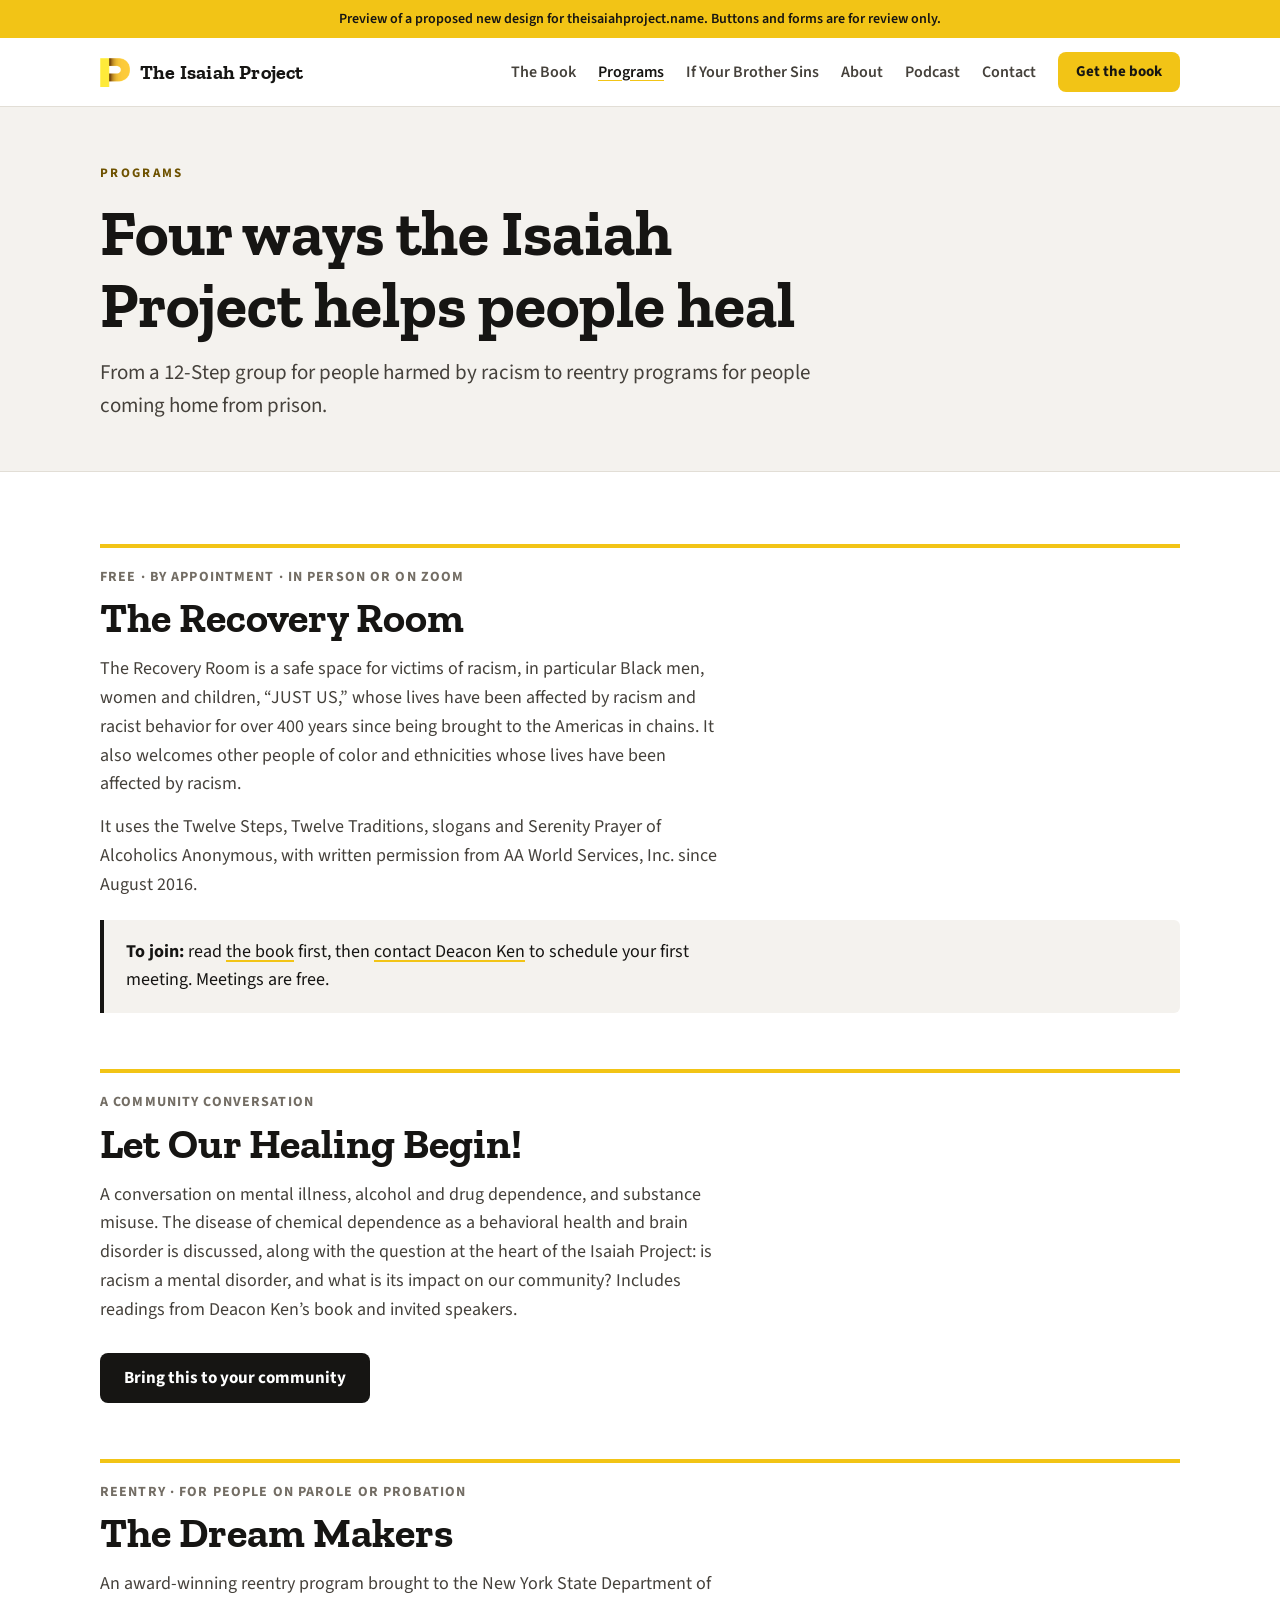
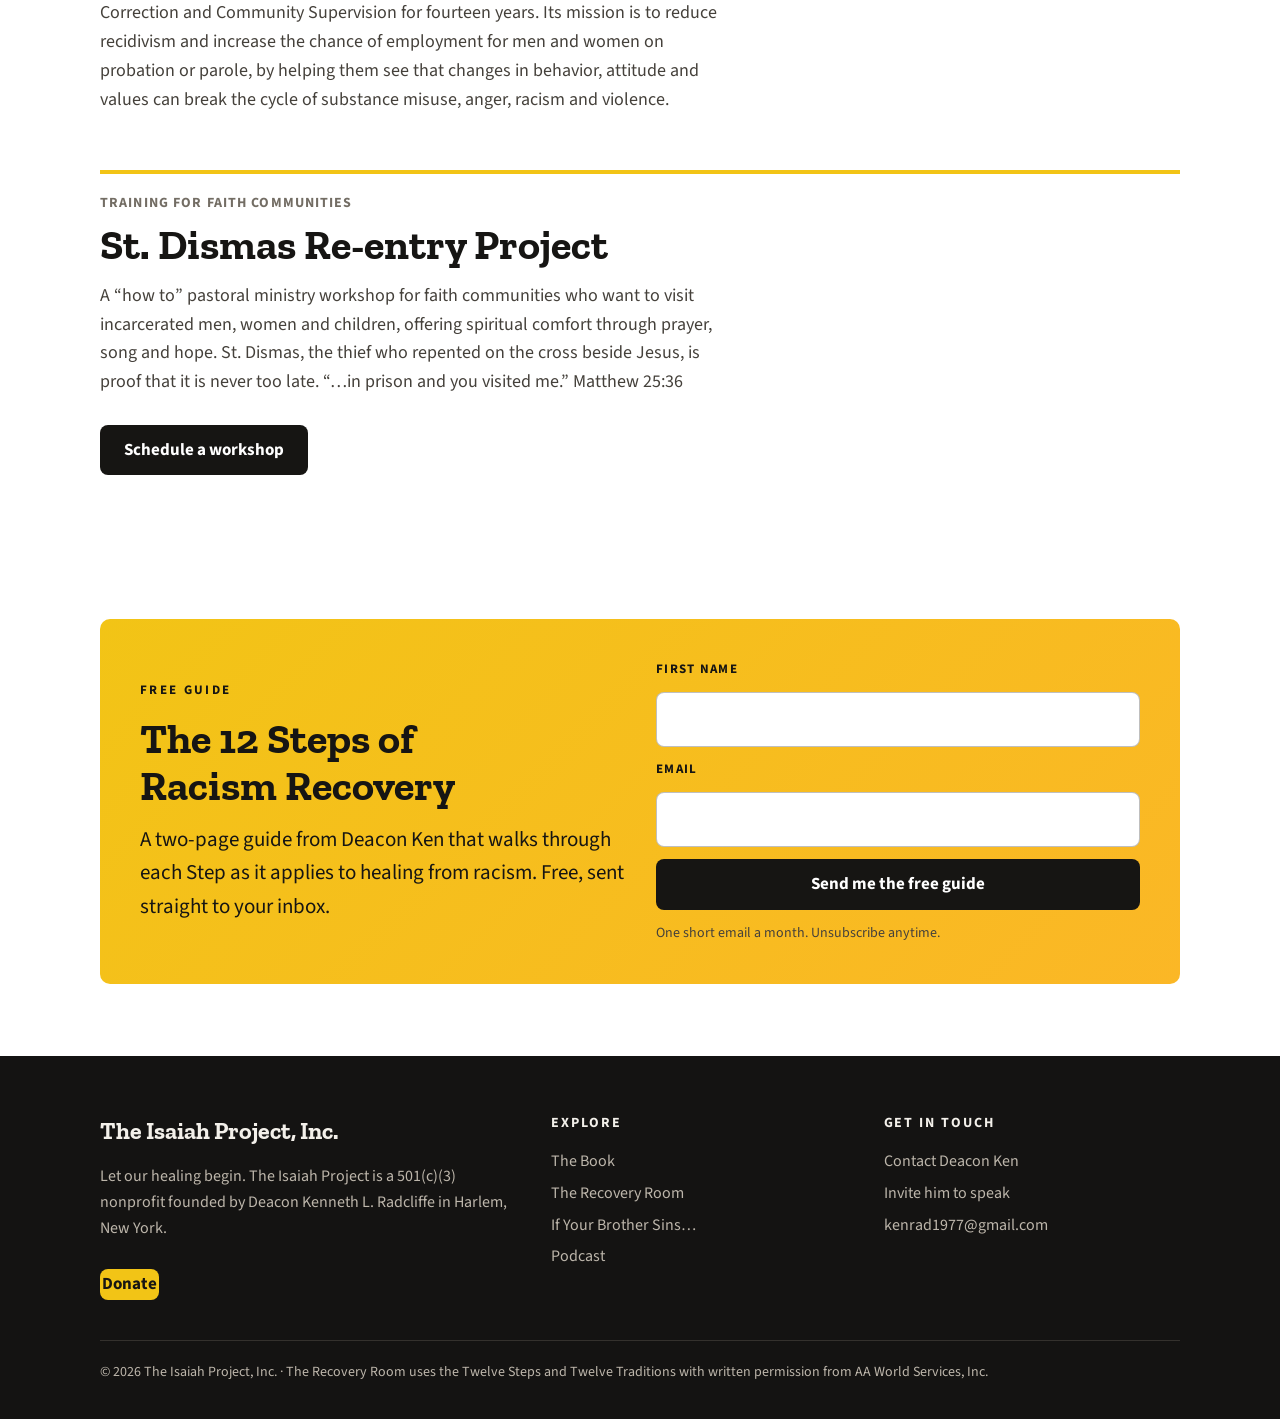
<file: isaiah/site/programs.html>
<!doctype html>
<html lang="en">
<head>
<meta charset="utf-8">
<meta name="viewport" content="width=device-width, initial-scale=1">
<meta name="robots" content="noindex">
<title>Programs | The Isaiah Project</title>
<meta name="description" content="The Recovery Room, Let Our Healing Begin, The Dream Makers, and the St. Dismas Re-entry Project.">
<link rel="icon" href="img/favicon.png">
<link rel="preconnect" href="https://fonts.googleapis.com">
<link rel="preconnect" href="https://fonts.gstatic.com" crossorigin>
<link rel="stylesheet" href="https://fonts.googleapis.com/css2?family=Zilla+Slab:wght@500;700&family=Source+Sans+3:ital,wght@0,400;0,600;0,700;1,400&display=swap">
<link rel="stylesheet" href="site.css">
</head>
<body>
<div class="preview-bar">Preview of a proposed new design for theisaiahproject.name. Buttons and forms are for review only.</div>
<header class="site-head">
  <div class="wrap head-row">
    <a class="brand" href="index.html"><img src="img/p-mark.png" alt="" width="30" height="29"><span>The Isaiah Project</span></a>
    <button class="menu-btn" type="button" aria-expanded="false" aria-controls="nav">Menu</button>
    <nav class="nav" id="nav" aria-label="Main">
        <a href="book.html">The Book</a>
        <a href="programs.html" aria-current="page">Programs</a>
        <a href="if-your-brother-sins.html">If Your Brother Sins</a>
        <a href="about.html">About</a>
        <a href="podcast.html">Podcast</a>
        <a href="contact.html">Contact</a>
        <a class="btn btn-gold" href="book.html#buy">Get the book</a>
    </nav>
  </div>
</header>
<main>

<div class="page-head"><div class="wrap"><p class="eyebrow">Programs</p><h1>Four ways the Isaiah Project helps people heal</h1><p class="lede">From a 12-Step group for people harmed by racism to reentry programs for people coming home from prison.</p></div></div>
<section><div class="wrap">
  <div class="prog" id="recovery-room">
    <div class="when">Free &middot; By appointment &middot; In person or on Zoom</div>
    <h2>The Recovery Room</h2>
    <p>The Recovery Room is a safe space for victims of racism, in particular Black men, women and children, &ldquo;JUST US,&rdquo; whose lives have been affected by racism and racist behavior for over 400 years since being brought to the Americas in chains. It also welcomes other people of color and ethnicities whose lives have been affected by racism.</p>
    <p>It uses the Twelve Steps, Twelve Traditions, slogans and Serenity Prayer of Alcoholics Anonymous, with written permission from AA World Services, Inc. since August 2016.</p>
    <div class="callout"><p><b>To join:</b> read <a href="book.html">the book</a> first, then <a href="contact.html">contact Deacon Ken</a> to schedule your first meeting. Meetings are free.</p></div>
  </div>
  <div class="prog" id="healing">
    <div class="when">A community conversation</div>
    <h2>Let Our Healing Begin!</h2>
    <p>A conversation on mental illness, alcohol and drug dependence, and substance misuse. The disease of chemical dependence as a behavioral health and brain disorder is discussed, along with the question at the heart of the Isaiah Project: is racism a mental disorder, and what is its impact on our community? Includes readings from Deacon Ken&rsquo;s book and invited speakers.</p>
    <div class="btn-row"><a class="btn btn-dark" href="contact.html#speaking">Bring this to your community</a></div>
  </div>
  <div class="prog" id="dream-makers">
    <div class="when">Reentry &middot; For people on parole or probation</div>
    <h2>The Dream Makers</h2>
    <p>An award-winning reentry program brought to the New York State Department of Correction and Community Supervision for fourteen years. Its mission is to reduce recidivism and increase the chance of employment for men and women on probation or parole, by helping them see that changes in behavior, attitude and values can break the cycle of substance misuse, anger, racism and violence.</p>
  </div>
  <div class="prog" id="st-dismas">
    <div class="when">Training for faith communities</div>
    <h2>St. Dismas Re-entry Project</h2>
    <p>A &ldquo;how to&rdquo; pastoral ministry workshop for faith communities who want to visit incarcerated men, women and children, offering spiritual comfort through prayer, song and hope. St. Dismas, the thief who repented on the cross beside Jesus, is proof that it is never too late. &ldquo;&hellip;in prison and you visited me.&rdquo; Matthew 25:36</p>
    <div class="btn-row"><a class="btn btn-dark" href="contact.html">Schedule a workshop</a></div>
  </div>
</div></section>
<section><div class="wrap"><div class="signup">
  <div>
    <p class="eyebrow" style="color:var(--ink)">Free guide</p>
    <h2>The 12 Steps of Racism Recovery</h2>
    <p class="lede">A two-page guide from Deacon Ken that walks through each Step as it applies to healing from racism. Free, sent straight to your inbox.</p>
  </div>
  <form class="form" data-preview-form="Preview: this will send the free guide once the email service is connected.">
    <label for="g-name">First name</label><input id="g-name" name="name" autocomplete="given-name">
    <label for="g-email">Email</label><input id="g-email" name="email" type="email" autocomplete="email" required>
    <button class="btn btn-dark" type="submit">Send me the free guide</button>
    <p class="note">One short email a month. Unsubscribe anytime.</p>
  </form>
</div></div></section></main>
<footer class="site-foot">
  <div class="wrap">
    <div class="foot-grid">
      <div>
        <div class="foot-brand">The Isaiah Project, Inc.</div>
        <p>Let our healing begin. The Isaiah Project is a 501(c)(3) nonprofit founded by Deacon Kenneth L. Radcliffe in Harlem, New York.</p>
        <div class="btn-row"><a class="btn btn-gold" href="contact.html#donate">Donate</a></div>
      </div>
      <div>
        <h4>Explore</h4>
        <a href="book.html">The Book</a>
        <a href="programs.html">The Recovery Room</a>
        <a href="if-your-brother-sins.html">If Your Brother Sins&hellip;</a>
        <a href="podcast.html">Podcast</a>
      </div>
      <div>
        <h4>Get in touch</h4>
        <a href="contact.html">Contact Deacon Ken</a>
        <a href="contact.html#speaking">Invite him to speak</a>
        <a href="mailto:kenrad1977@gmail.com">kenrad1977@gmail.com</a>
      </div>
    </div>
    <div class="foot-base">&copy; 2026 The Isaiah Project, Inc. &middot; The Recovery Room uses the Twelve Steps and Twelve Traditions with written permission from AA World Services, Inc.</div>
  </div>
</footer>
<script>
(function () {
  var b = document.querySelector(".menu-btn"), n = document.getElementById("nav");
  if (b) b.addEventListener("click", function () { var o = n.classList.toggle("open"); b.setAttribute("aria-expanded", o); });
  function toast(msg) {
    var t = document.createElement("div"); t.className = "toast"; t.setAttribute("role", "status"); t.textContent = msg;
    document.body.appendChild(t); setTimeout(function () { t.remove(); }, 3600);
  }
  document.querySelectorAll("[data-preview]").forEach(function (el) {
    el.addEventListener("click", function (e) { e.preventDefault(); toast(el.getAttribute("data-preview")); });
  });
  document.querySelectorAll("form[data-preview-form]").forEach(function (f) {
    f.addEventListener("submit", function (e) { e.preventDefault(); toast(f.getAttribute("data-preview-form")); });
  });
})();
</script>
</body>
</html>
</file>
<file: isaiah/site/site.css>
:root {
  --ink: #161513;
  --ink-2: #45413b;
  --muted: #736d64;
  --paper: #ffffff;
  --stone: #f4f2ee;
  --line: #e2ded6;
  --night: #141312;
  --night-2: #1f1d1b;
  --on-night: #f3f0ea;
  --on-night-2: #bdb6ab;
  --gold: #f2c416;
  --gold-2: #fbb726;
  --gold-ink: #6e5200;
  --display: "Zilla Slab", Rockwell, Georgia, serif;
  --body: "Source Sans 3", "Segoe UI", Helvetica, Arial, sans-serif;
  --max: 1120px;
}
* { box-sizing: border-box; }
[hidden] { display: none !important; }
html { background: var(--paper); }
body { margin: 0; background: var(--paper); color: var(--ink); font-family: var(--body); font-size: 18px; line-height: 1.6; -webkit-text-size-adjust: 100%; }
img { max-width: 100%; height: auto; display: block; }
a { color: inherit; text-decoration-color: var(--gold); text-decoration-thickness: 2px; text-underline-offset: 3px; }
a:focus-visible, button:focus-visible, input:focus-visible, textarea:focus-visible, select:focus-visible { outline: 3px solid var(--gold); outline-offset: 2px; }
h1, h2, h3 { font-family: var(--display); line-height: 1.12; text-wrap: balance; margin: 0; }
h1 { font-size: clamp(38px, 6.2vw, 64px); font-weight: 700; }
h2 { font-size: clamp(30px, 4.2vw, 42px); font-weight: 700; }
h3 { font-size: 23px; font-weight: 700; }
p { margin: 14px 0 0; }
.wrap { max-width: var(--max); margin: 0 auto; padding-inline: 20px; }
.narrow { max-width: 720px; }
.eyebrow { font-size: 13px; font-weight: 700; letter-spacing: 0.18em; text-transform: uppercase; color: var(--gold-ink); margin: 0 0 14px; }
.night .eyebrow { color: var(--gold); }
.lede { font-size: 21px; color: var(--ink-2); max-width: 36em; }
.night .lede, .hero .lede { color: var(--on-night-2); }
.hero .eyebrow { color: var(--gold); }

/* preview banner */
.preview-bar { background: var(--gold); color: var(--ink); font-size: 14px; text-align: center; padding: 8px 16px; font-weight: 600; }

/* header */
.site-head { position: sticky; top: 0; z-index: 10; background: rgba(255,255,255,0.96); border-bottom: 1px solid var(--line); backdrop-filter: saturate(1.4) blur(6px); }
.head-row { display: flex; align-items: center; justify-content: space-between; gap: 16px; min-height: 68px; }
.brand { display: flex; align-items: center; gap: 10px; text-decoration: none; }
.brand img { width: 30px; height: auto; }
.brand span { font-family: var(--display); font-weight: 700; font-size: 20px; letter-spacing: 0.01em; }
.nav { display: flex; align-items: center; gap: 22px; font-size: 16px; font-weight: 600; }
.nav a { text-decoration: none; color: var(--ink-2); }
.nav a:hover, .nav a[aria-current="page"] { color: var(--ink); text-decoration: underline; text-decoration-color: var(--gold); }
.menu-btn { display: none; font: inherit; font-weight: 700; background: none; border: 1.5px solid var(--line); border-radius: 8px; padding: 8px 12px; cursor: pointer; }
@media (max-width: 860px) {
  .menu-btn { display: block; }
  .nav { display: none; position: absolute; left: 0; right: 0; top: 100%; background: var(--paper); border-bottom: 1px solid var(--line); flex-direction: column; align-items: stretch; gap: 0; padding: 8px 20px 16px; }
  .nav.open { display: flex; }
  .nav a { padding: 12px 0; border-bottom: 1px solid var(--line); }
  .nav .btn { margin-top: 12px; text-align: center; }
}

/* buttons */
.btn { display: inline-block; font-family: var(--body); font-weight: 700; font-size: 17px; text-decoration: none; border-radius: 8px; padding: 13px 22px; border: 2px solid transparent; cursor: pointer; line-height: 1.2; }
.btn-gold { background: var(--gold); color: var(--ink); }
.btn-gold:hover { background: var(--gold-2); }
.btn-dark { background: var(--ink); color: var(--paper); }
.btn-dark:hover { background: #2c2a27; }
.btn-line { border-color: currentColor; color: inherit; background: transparent; }
.btn-line:hover { background: rgba(127,127,127,0.12); }
.nav .btn { padding: 9px 16px; font-size: 15px; color: var(--ink); }
.btn-row { display: flex; flex-wrap: wrap; gap: 12px; margin-top: 28px; }

/* sections */
section { padding-block: 72px; }
.night { background: var(--night); color: var(--on-night); }
.stone { background: var(--stone); }
.sec-head { max-width: 760px; margin-bottom: 36px; }

/* hero */
.hero { padding-block: 64px 72px; background: var(--night); color: var(--on-night); position: relative; overflow: hidden; }
.hero::after { content: ""; position: absolute; right: -180px; top: -180px; width: 520px; height: 520px; border-radius: 50%; background: linear-gradient(135deg, var(--gold), var(--gold-2)); opacity: 0.95; }
.hero-grid { position: relative; z-index: 1; display: grid; grid-template-columns: 1.25fr 0.75fr; gap: 48px; align-items: center; }
.hero .cover { max-width: 330px; justify-self: center; box-shadow: 0 30px 60px rgba(0,0,0,0.55); border-radius: 2px; }
.hero h1 em { font-style: normal; color: var(--gold); }
@media (max-width: 860px) {
  .hero-grid { grid-template-columns: 1fr; gap: 36px; }
  .hero .cover { max-width: 220px; justify-self: start; }
  .hero::after { width: 320px; height: 320px; right: -160px; top: -120px; }
}

/* endorsements */
.praise { display: grid; grid-template-columns: repeat(3, 1fr); gap: 0; border-bottom: 1px solid var(--line); }
.praise blockquote { margin: 0; padding: 30px 26px; border-right: 1px solid var(--line); }
.praise blockquote:last-child { border-right: 0; }
.praise p { margin: 0; font-family: var(--display); font-size: 20px; line-height: 1.35; }
.praise cite { display: block; margin-top: 12px; font-style: normal; font-size: 15px; color: var(--muted); }
.praise cite b { color: var(--ink); display: block; }
@media (max-width: 860px) { .praise { grid-template-columns: 1fr; } .praise blockquote { border-right: 0; border-bottom: 1px solid var(--line); padding-inline: 0; } }

/* three truths */
.truths { display: grid; grid-template-columns: repeat(3, 1fr); gap: 28px; counter-reset: t; }
.truth { border-top: 4px solid var(--ink); padding-top: 18px; }
.truth .k { font-size: 13px; font-weight: 700; letter-spacing: 0.14em; text-transform: uppercase; color: var(--muted); }
.truth h3 { margin-top: 6px; }
.truth p { color: var(--ink-2); }
@media (max-width: 860px) { .truths { grid-template-columns: 1fr; } }

.pull { font-family: var(--display); font-size: clamp(24px, 3.4vw, 34px); line-height: 1.3; margin: 0; max-width: 900px; }
.pull-by { margin-top: 18px; font-size: 16px; color: var(--on-night-2); }
.pull-by b { color: var(--on-night); }

/* author */
.author { display: grid; grid-template-columns: 320px 1fr; gap: 48px; align-items: start; }
.photo-slot { aspect-ratio: 4 / 5; width: 100%; max-width: 100%; background: repeating-linear-gradient(45deg, var(--stone), var(--stone) 12px, #ece9e2 12px, #ece9e2 24px); border: 2px dashed #cfc9bd; border-radius: 6px; display: grid; place-items: center; text-align: center; color: var(--muted); font-size: 15px; padding: 20px; }
.creds { list-style: none; padding: 0; margin: 20px 0 0; display: grid; gap: 10px; }
.creds li { padding-left: 26px; position: relative; }
.creds li::before { content: ""; position: absolute; left: 0; top: 10px; width: 12px; height: 12px; background: var(--gold); border-radius: 2px; }
@media (max-width: 860px) { .author { grid-template-columns: 1fr; } .photo-slot { max-width: 280px; } }

/* cards */
.cards { display: grid; grid-template-columns: repeat(2, 1fr); gap: 18px; }
.card { background: var(--paper); border: 1px solid var(--line); border-radius: 8px; padding: 26px; display: flex; flex-direction: column; }
.card p { color: var(--ink-2); font-size: 17px; flex: 1; }
.card .more { margin-top: 16px; font-weight: 700; text-decoration: none; }
.card .more::after { content: " \2192"; }
.card .tag { align-self: flex-start; font-size: 12px; font-weight: 700; letter-spacing: 0.1em; text-transform: uppercase; background: var(--stone); padding: 4px 10px; border-radius: 999px; margin-bottom: 12px; }
@media (max-width: 760px) { .cards { grid-template-columns: 1fr; } }

/* feature split */
.split { display: grid; grid-template-columns: 1fr 1fr; gap: 48px; align-items: center; }
.split img { border-radius: 4px; box-shadow: 0 20px 40px rgba(0,0,0,0.18); }
@media (max-width: 860px) { .split { grid-template-columns: 1fr; } }

/* signup */
.signup { background: linear-gradient(135deg, var(--gold), var(--gold-2)); color: var(--ink); border-radius: 10px; padding: 40px; display: grid; grid-template-columns: 1fr 1fr; gap: 32px; align-items: center; }
.signup .lede { color: var(--ink); }
.form { display: grid; gap: 12px; }
.form label { font-size: 13px; font-weight: 700; letter-spacing: 0.1em; text-transform: uppercase; }
.form input, .form textarea, .form select { font: inherit; font-size: 17px; width: 100%; padding: 13px 14px; border-radius: 8px; border: 1.5px solid rgba(0,0,0,0.25); background: #fff; color: var(--ink); }
.form textarea { min-height: 130px; resize: vertical; }
.form .note { font-size: 14px; color: var(--ink-2); margin: 0; }
.form .ok { font-weight: 700; margin: 0; }
@media (max-width: 860px) { .signup { grid-template-columns: 1fr; padding: 28px 22px; } }

/* book page */
.book-top { display: grid; grid-template-columns: 300px 1fr; gap: 48px; align-items: start; }
.book-top .cover { box-shadow: 0 24px 50px rgba(0,0,0,0.25); }
.buy { display: grid; grid-template-columns: 1fr 1fr; gap: 14px; margin-top: 26px; }
.opt { border: 2px solid var(--ink); border-radius: 10px; padding: 20px; display: flex; flex-direction: column; gap: 4px; }
.opt .fmt { font-size: 13px; font-weight: 700; letter-spacing: 0.12em; text-transform: uppercase; color: var(--muted); }
.opt .price { font-family: var(--display); font-size: 34px; font-weight: 700; }
.opt .desc { font-size: 15px; color: var(--ink-2); flex: 1; }
.opt .btn { margin-top: 12px; text-align: center; }
.opt.main { background: var(--night); color: var(--on-night); border-color: var(--night); }
.opt.main .fmt, .opt.main .desc { color: var(--on-night-2); }
.opt.main .price { color: var(--gold); }
.opt.wide { grid-column: 1 / -1; }
.meta-row { display: flex; flex-wrap: wrap; gap: 8px 22px; font-size: 15px; color: var(--muted); margin-top: 12px; }
@media (max-width: 860px) { .book-top { grid-template-columns: 1fr; } .book-top .cover { max-width: 220px; } .buy { grid-template-columns: 1fr; } }

.list-check { padding-left: 22px; }
.list-check li { margin-top: 8px; }
.faq details { border-bottom: 1px solid var(--line); padding: 18px 0; }
.faq summary { font-weight: 700; font-size: 19px; cursor: pointer; list-style: none; }
.faq summary::after { content: "+"; float: right; font-weight: 400; }
.faq details[open] summary::after { content: "\2212"; }
.faq p { color: var(--ink-2); }

/* page header */
.page-head { background: var(--stone); padding-block: 56px 48px; border-bottom: 1px solid var(--line); }
.page-head .lede { margin-top: 14px; }

.steps12 { display: grid; grid-template-columns: repeat(auto-fit, minmax(240px, 1fr)); gap: 16px; }
.prog { border-top: 4px solid var(--gold); padding-top: 18px; }
.prog + .prog { margin-top: 56px; }
.prog .when { font-size: 14px; font-weight: 700; color: var(--muted); letter-spacing: 0.08em; text-transform: uppercase; }
.prog h2 { margin-top: 6px; }
.prog p { max-width: 70ch; color: var(--ink-2); }
.callout { background: var(--stone); border-left: 4px solid var(--ink); padding: 18px 22px; margin-top: 20px; border-radius: 0 6px 6px 0; }
.callout p { margin: 0; color: var(--ink); }

.ep { display: grid; grid-template-columns: 64px 1fr auto; gap: 18px; align-items: center; border-bottom: 1px solid var(--line); padding: 22px 0; }
.ep .num { font-family: var(--display); font-size: 34px; font-weight: 700; color: var(--gold-ink); }
.ep p { margin: 4px 0 0; color: var(--ink-2); font-size: 16px; }
@media (max-width: 640px) { .ep { grid-template-columns: 1fr; gap: 6px; } }

.contact-grid { display: grid; grid-template-columns: 1fr 1fr; gap: 48px; }
.contact-grid .form input, .contact-grid .form textarea, .contact-grid .form select { border-color: var(--line); background: var(--paper); }
.info { display: grid; gap: 22px; }
.info h3 { font-size: 19px; }
.info p { margin-top: 4px; color: var(--ink-2); }
@media (max-width: 860px) { .contact-grid { grid-template-columns: 1fr; } }

/* footer */
.site-foot { background: var(--night); color: var(--on-night-2); padding-block: 56px 36px; font-size: 16px; }
.foot-grid { display: grid; grid-template-columns: 1.4fr 1fr 1fr; gap: 36px; }
.foot-grid h4 { margin: 0 0 12px; color: var(--on-night); font-size: 14px; letter-spacing: 0.14em; text-transform: uppercase; }
.foot-grid a { display: block; text-decoration: none; padding: 3px 0; }
.foot-grid a:hover { color: var(--on-night); }
.foot-brand { font-family: var(--display); color: var(--on-night); font-size: 24px; font-weight: 700; }
.foot-base { margin-top: 40px; padding-top: 20px; border-top: 1px solid #34312d; font-size: 14px; }
@media (max-width: 760px) { .foot-grid { grid-template-columns: 1fr; } }

.toast { position: fixed; left: 50%; bottom: 24px; transform: translateX(-50%); background: var(--ink); color: var(--paper); padding: 12px 18px; border-radius: 8px; font-size: 15px; box-shadow: 0 10px 30px rgba(0,0,0,0.3); z-index: 50; max-width: calc(100% - 32px); }
@media (prefers-reduced-motion: no-preference) { .btn, .card { transition: background 0.15s ease, transform 0.15s ease; } .card:hover { transform: translateY(-2px); } }
</file>
